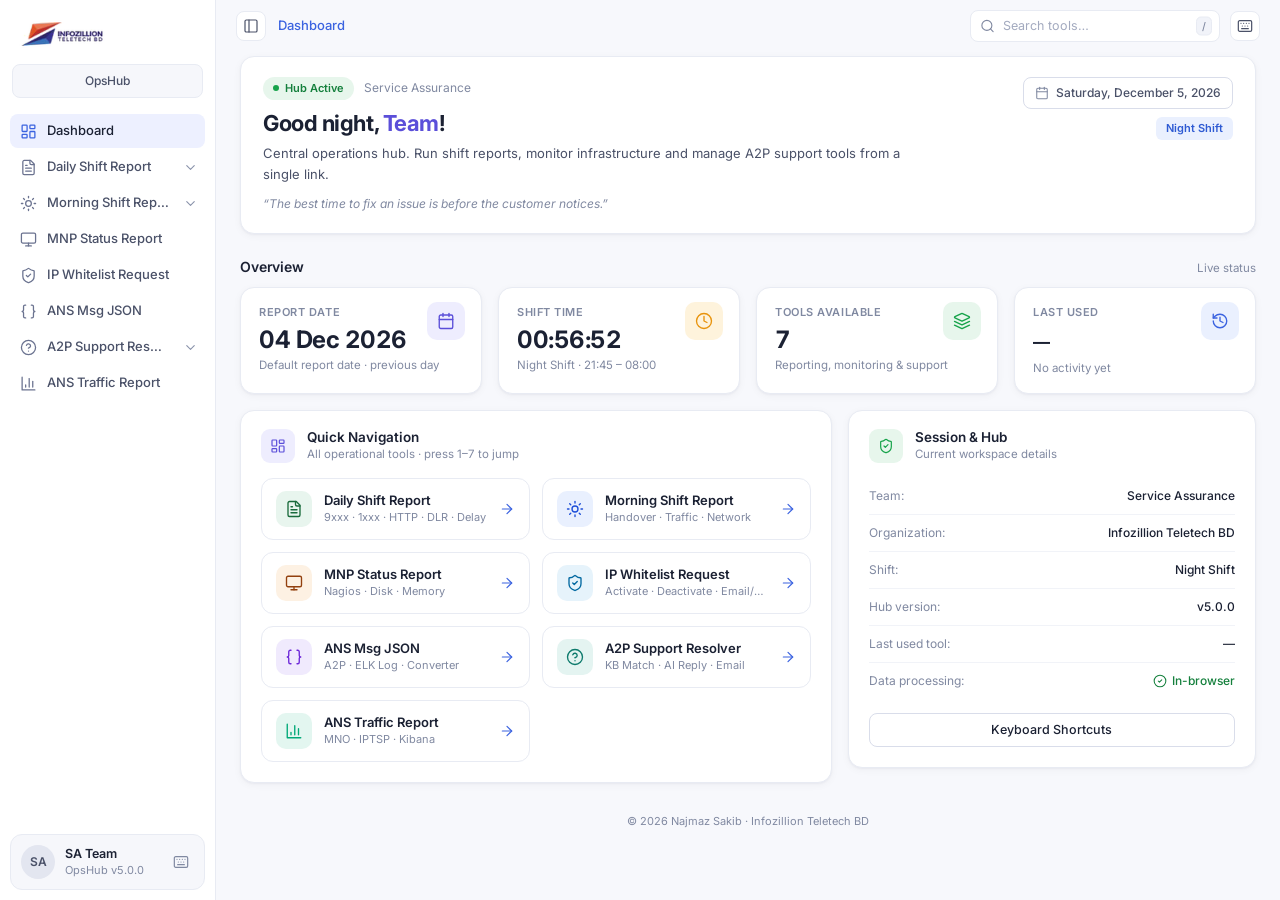
<file: index.html>
<!DOCTYPE html>
<html lang="en">
<head>
<meta charset="UTF-8">
<meta name="viewport" content="width=device-width, initial-scale=1.0">
<title>OpsHub · Service Assurance — Infozillion Teletech</title>
<link rel="icon" type="image/png" sizes="256x256" href="assets/favicon.png">
<link rel="icon" type="image/x-icon" sizes="any" href="assets/favicon.ico">
<link rel="apple-touch-icon" href="assets/apple-touch-icon.png">
<link rel="preconnect" href="https://fonts.googleapis.com">
<link rel="preconnect" href="https://fonts.gstatic.com" crossorigin>
<link href="https://fonts.googleapis.com/css2?family=Inter:wght@400;500;600;700&display=swap" rel="stylesheet">
<style>
*,*::before,*::after{box-sizing:border-box}
:root{
  --bg:#F7F8FC; --surface:#FFFFFF;
  --border:#E8EBF3; --border-strong:#D9DDEA;
  --text:#1B2133; --text-2:#4A5168; --muted:#8089A1;
  --indigo:#5B4FD9; --indigo-soft:#EEEDFE;
  --blue:#3B63E0; --blue-soft:#EAF0FE; --active-bg:#EDF0FF;
  --green:#16A34A; --green-soft:#E7F6EC; --green-text:#15803D;
  --amber:#E8930C; --amber-soft:#FEF3DC;
  --sidebar-w:216px; --topbar-h:52px;
  --shadow:0 1px 2px rgba(20,28,60,.04),0 2px 8px rgba(20,28,60,.04);
  --font:'Inter',system-ui,-apple-system,'Segoe UI',Roboto,'Helvetica Neue',Arial,sans-serif;
}
html,body{height:100%;margin:0}
body{font-family:var(--font);font-size:13px;line-height:1.5;color:var(--text);background:var(--bg);-webkit-font-smoothing:antialiased;overflow:hidden}
button{font-family:inherit}
.ic{width:16px;height:16px;fill:none;stroke:currentColor;stroke-width:1.8;stroke-linecap:round;stroke-linejoin:round;flex-shrink:0;display:block}

/* ───────── layout ───────── */
.app{display:flex;height:100vh;overflow:hidden}
.main{flex:1;min-width:0;display:flex;flex-direction:column}
.stage{flex:1;min-height:0;position:relative}

/* ───────── sidebar ───────── */
.sidebar{width:var(--sidebar-w);flex-shrink:0;background:#fff;border-right:1px solid var(--border);display:flex;flex-direction:column;transition:margin-left .22s ease;z-index:60}
body.sb-collapsed .sidebar{margin-left:calc(-1 * var(--sidebar-w))}
.sb-logo{padding:16px 16px 12px}
.sb-logo img{display:block;height:36px;width:auto}
.sb-ctx{margin:0 12px 10px;padding:7px 10px;text-align:center;font-size:12px;font-weight:500;color:var(--text-2);background:#F6F7FB;border:1px solid var(--border);border-radius:8px}
.sb-nav{flex:1;overflow-y:auto;padding:6px 10px 12px}
.nav-row{display:flex;align-items:center;gap:10px;height:34px;padding:0 10px;margin-bottom:2px;border-radius:8px;cursor:pointer;color:var(--text-2);font-weight:500;user-select:none;transition:background .12s,color .12s}
.nav-row:hover{background:#F4F6FB}
.nav-row .ic{width:17px;height:17px;color:#6B7390}
.nav-row .label{flex:1;white-space:nowrap;overflow:hidden;text-overflow:ellipsis}
.nav-row .chev-wrap{display:flex;align-items:center;justify-content:center;width:22px;height:22px;margin-right:-6px;border-radius:6px;color:#8A93AB}
.nav-row .chev-wrap:hover{background:#E9ECF6}
.nav-row .chev{width:15px;height:15px;color:inherit;transition:transform .2s}
.nav-row.active{background:var(--active-bg);color:var(--text)}
.nav-row.active .ic{color:var(--blue)}
.nav-group.open .chev{transform:rotate(180deg)}
.nav-group.is-current>.nav-row{color:var(--blue)}
.nav-group.is-current>.nav-row .ic,.nav-group.is-current>.nav-row .chev-wrap{color:var(--blue)}
.sub-nav{display:none;padding:0 0 4px}
.nav-group.open .sub-nav{display:block}
.sub-item{display:block;padding:6px 10px 6px 37px;margin-bottom:1px;font-size:12.5px;color:var(--text-2);border-radius:8px;cursor:pointer;transition:background .12s,color .12s}
.sub-item:hover{color:var(--text);background:#F4F6FB}
.sub-item.active{color:var(--blue);font-weight:600}
.sb-user{margin:10px;padding:10px;background:#F6F7FB;border:1px solid var(--border);border-radius:12px;display:flex;align-items:center;gap:10px}
.avatar{width:34px;height:34px;border-radius:50%;background:#E3E6F0;color:#4A5168;display:flex;align-items:center;justify-content:center;font-weight:600;font-size:12px;flex-shrink:0}
.u-meta{flex:1;min-width:0}
.u-name{font-weight:600;font-size:12.5px;line-height:1.25;white-space:nowrap;overflow:hidden;text-overflow:ellipsis}
.u-sub{font-size:11px;color:var(--muted);white-space:nowrap;overflow:hidden;text-overflow:ellipsis}
.u-btn{margin-left:auto;flex-shrink:0;background:none;border:0;color:var(--muted);cursor:pointer;padding:5px;border-radius:6px;display:flex;align-items:center;justify-content:center}
.u-btn:hover{background:#E9ECF6;color:var(--text)}
.sb-backdrop{display:none}

/* ───────── topbar ───────── */
.topbar{height:var(--topbar-h);flex-shrink:0;display:flex;align-items:center;gap:12px;padding:0 20px;background:var(--bg);border-bottom:1px solid transparent}
body.view-tool .topbar{background:#fff;border-bottom-color:var(--border)}
.icon-btn{width:30px;height:30px;display:flex;align-items:center;justify-content:center;background:#fff;border:1px solid var(--border);border-radius:8px;color:var(--text-2);cursor:pointer;flex-shrink:0;transition:background .12s,border-color .12s}
.icon-btn:hover{background:#F4F6FB;border-color:var(--border-strong)}
.crumbs{display:flex;align-items:center;gap:8px;font-size:13px;font-weight:500;min-width:0}
.crumbs .root{color:var(--blue);cursor:pointer;white-space:nowrap}
.crumbs .sep,.crumbs .cur{display:none}
body.view-tool .crumbs .root{color:var(--muted)}
body.view-tool .crumbs .root:hover{color:var(--text)}
body.view-tool .crumbs .sep{display:inline;color:#B6BCCD}
body.view-tool .crumbs .cur{display:inline;color:var(--blue);font-weight:600;white-space:nowrap}
.topbar-right{margin-left:auto;display:flex;align-items:center;gap:10px}
.ver-pill,.btn-outline{display:none}
body.view-tool .ver-pill{display:inline-flex}
body.view-tool .btn-outline{display:inline-flex}
.ver-pill{align-items:center;height:26px;padding:0 10px;font-size:11px;font-weight:600;color:var(--text-2);background:#F1F3F9;border-radius:20px;white-space:nowrap}
.btn-outline{align-items:center;gap:6px;height:30px;padding:0 12px;font-size:12.5px;font-weight:500;color:var(--text);background:#fff;border:1px solid var(--border-strong);border-radius:8px;cursor:pointer}
.btn-outline:hover{background:#F4F6FB}
.btn-outline .ic{width:14px;height:14px}
.search{position:relative;width:250px}
.search .ic{position:absolute;left:10px;top:50%;transform:translateY(-50%);width:15px;height:15px;color:var(--muted);pointer-events:none}
.search input{width:100%;height:32px;border:1px solid var(--border);border-radius:8px;background:#fff;padding:0 32px 0 32px;font:inherit;font-size:12.5px;color:var(--text);outline:none;transition:border-color .12s,box-shadow .12s}
.search input::placeholder{color:#A3AABF}
.search input:focus{border-color:#B9C3F5;box-shadow:0 0 0 3px rgba(91,79,217,.10)}
.search kbd{position:absolute;right:8px;top:50%;transform:translateY(-50%);font:inherit;font-size:10.5px;font-weight:500;color:var(--muted);background:#F1F3F9;border:1px solid var(--border);border-radius:5px;padding:0 5px;line-height:17px;pointer-events:none}

/* ───────── dashboard ───────── */
.dash{position:absolute;top:0;left:0;right:0;bottom:0;overflow-y:auto;padding:4px 24px 24px}
.dash.hidden{display:none}
.dash-inner{max-width:1400px;margin:0 auto}
.card{background:var(--surface);border:1px solid var(--border);border-radius:14px;box-shadow:var(--shadow)}
.pad{padding:18px 20px 20px}
.welcome{padding:20px 22px;display:flex;justify-content:space-between;align-items:flex-start;gap:20px}
.w-top{display:flex;align-items:center;gap:10px;margin-bottom:10px}
.pill-green{white-space:nowrap;display:inline-flex;align-items:center;gap:6px;background:var(--green-soft);color:var(--green-text);font-size:11px;font-weight:600;padding:3px 10px;border-radius:20px}
.pill-green i{width:6px;height:6px;border-radius:50%;background:var(--green);display:block}
.muted{color:var(--muted)}
.w-top .muted{font-size:12px}
.w-title{font-size:22px;font-weight:700;letter-spacing:-.02em;margin:0 0 6px;line-height:1.25}
.accent{color:var(--indigo)}
.w-desc{margin:0;color:var(--text-2);max-width:640px;line-height:1.6}
.quote{margin:10px 0 0;font-size:12px;color:var(--muted);font-style:italic;cursor:pointer;max-width:640px}
.quote:hover{color:var(--text-2)}
.w-right{display:flex;flex-direction:column;align-items:flex-end;gap:8px;flex-shrink:0}
.date-pill{display:inline-flex;align-items:center;gap:7px;border:1px solid var(--border-strong);border-radius:8px;padding:6px 11px;font-size:12px;font-weight:500;color:var(--text-2);background:#fff;white-space:nowrap}
.date-pill .ic{width:14px;height:14px;color:var(--muted)}
.pill-blue{white-space:nowrap;background:var(--blue-soft);color:#2F5BD3;font-size:11px;font-weight:600;padding:3px 10px;border-radius:6px}

.sec-head{display:flex;align-items:baseline;justify-content:space-between;margin:22px 0 10px}
.sec-head h2{margin:0;font-size:14px;font-weight:600;letter-spacing:-.01em}
.sec-head .muted{font-size:11.5px}

.stats{display:grid;grid-template-columns:repeat(4,1fr);gap:16px}
.stat{position:relative;padding:16px 18px 16px}
.s-label{font-size:11px;font-weight:600;letter-spacing:.05em;text-transform:uppercase;color:var(--muted)}
.s-value{font-size:24px;font-weight:700;letter-spacing:-.02em;margin:6px 0 2px;line-height:1.2;font-variant-numeric:tabular-nums;white-space:nowrap;overflow:hidden;text-overflow:ellipsis;padding-right:46px}
.s-value.sm{font-size:17px;line-height:1.55;margin:9px 0 4px}
.s-cap{font-size:11.5px;color:var(--muted)}
.s-ic{position:absolute;right:16px;top:14px;width:38px;height:38px;border-radius:10px;display:flex;align-items:center;justify-content:center}
.s-ic .ic{width:18px;height:18px}

.grid2{display:grid;grid-template-columns:1.45fr 1fr;gap:16px;margin-top:16px;align-items:start}
.c-head{display:flex;align-items:center;gap:12px;margin-bottom:14px}
.c-ic{width:34px;height:34px;border-radius:9px;display:flex;align-items:center;justify-content:center;flex-shrink:0}
.c-title{font-size:13.5px;font-weight:600;line-height:1.3}
.c-sub{font-size:11.5px;color:var(--muted)}

.tiles{display:grid;grid-template-columns:repeat(2,minmax(0,1fr));gap:12px}
.tile{display:flex;align-items:center;gap:12px;width:100%;padding:12px 14px;border:1px solid var(--border);border-radius:12px;background:#fff;cursor:pointer;text-align:left;font:inherit;color:inherit;transition:border-color .15s,box-shadow .15s}
.tile:hover{border-color:#C6D0F6;box-shadow:0 4px 14px rgba(59,99,224,.10)}
.tile:focus-visible{outline:2px solid #B9C3F5;outline-offset:1px}
.t-ic{width:36px;height:36px;border-radius:10px;display:flex;align-items:center;justify-content:center;flex-shrink:0}
.t-ic .ic{width:18px;height:18px}
.t-body{min-width:0;flex:1;display:flex;flex-direction:column}
.t-title{font-weight:600;font-size:13px;line-height:1.3;white-space:nowrap;overflow:hidden;text-overflow:ellipsis}
.t-sub{font-size:11px;color:var(--muted);margin-top:1px;white-space:nowrap;overflow:hidden;text-overflow:ellipsis}
.t-meta{display:flex;align-items:center;gap:6px;flex-shrink:0}
.t-ver{font-size:10.5px;font-weight:500;color:var(--muted);background:#F3F5FA;border-radius:5px;padding:1px 6px}
.t-kbd{font-size:10.5px;font-weight:500;color:var(--muted);border:1px solid var(--border);border-radius:5px;padding:0 5px;line-height:16px;opacity:0;transition:opacity .15s}
.tile:hover .t-kbd{opacity:1}
.t-arrow{width:16px;height:16px;color:var(--blue);flex-shrink:0}
.no-res{display:none;text-align:center;color:var(--muted);padding:26px 10px;font-size:12.5px}

.kv{display:flex;justify-content:space-between;align-items:center;gap:12px;padding:9px 0;border-bottom:1px solid #F1F3F8;font-size:12px}
.kv:last-of-type{border-bottom:0}
.kv .k{color:var(--muted)}
.kv .v{color:var(--text);font-weight:500;text-align:right;min-width:0}
.kv .v.ok{white-space:nowrap;color:var(--green-text);display:inline-flex;align-items:center;gap:5px}
.kv .v.ok .ic{width:14px;height:14px}
.btn-wide{width:100%;margin-top:14px;height:34px;border:1px solid var(--border-strong);border-radius:8px;background:#fff;font-size:12.5px;font-weight:500;color:var(--text);cursor:pointer}
.btn-wide:hover{background:#F4F6FB}
.foot{text-align:center;color:var(--muted);font-size:11px;padding:30px 0 4px}

/* ───────── tool viewer ───────── */
.tool-viewer{position:absolute;top:0;left:0;right:0;bottom:0;display:none;background:#fff}
.tool-viewer.active{display:block}
.tool-iframe{width:100%;height:100%;border:0;display:block}
.iframe-loading{position:absolute;top:0;left:0;right:0;bottom:0;background:var(--bg);display:flex;flex-direction:column;align-items:center;justify-content:center;gap:18px;z-index:5;pointer-events:none;transition:opacity .35s,visibility .35s}
.iframe-loading.hidden{opacity:0;visibility:hidden}
.sk-wrap{display:flex;flex-direction:column;gap:12px;width:280px}
.sk{border-radius:7px;background:linear-gradient(90deg,#ECEFF7 25%,#E1E5F0 50%,#ECEFF7 75%);background-size:200% 100%;animation:shimmer 1.4s infinite}
.sk-t{height:20px;width:58%}.sk-l{height:12px}.sk-l.w80{width:80%}.sk-b{height:78px;border-radius:10px}
.load-hint{font-size:12px;color:var(--muted)}
@keyframes shimmer{0%{background-position:200% 0}100%{background-position:-200% 0}}

/* ───────── shortcuts modal + toast ───────── */
.sc-overlay{position:fixed;top:0;left:0;right:0;bottom:0;background:rgba(27,33,51,.45);z-index:200;display:none;align-items:center;justify-content:center;backdrop-filter:blur(3px)}
.sc-overlay.show{display:flex}
.sc-modal{background:#fff;border:1px solid var(--border);border-radius:16px;padding:22px 24px;width:460px;max-width:92vw;max-height:88vh;overflow-y:auto;box-shadow:0 20px 60px rgba(20,28,60,.25)}
.sc-head{display:flex;align-items:center;justify-content:space-between;margin-bottom:14px}
.sc-head h3{margin:0;font-size:15px;font-weight:700}
.sc-sec{font-size:10.5px;font-weight:600;letter-spacing:.06em;text-transform:uppercase;color:var(--muted);margin:14px 0 8px}
.sc-row{display:flex;align-items:center;justify-content:space-between;padding:7px 11px;border-radius:8px;background:#F6F7FB;margin-bottom:5px;font-size:12.5px;color:var(--text-2)}
.kbd{font-size:11px;font-weight:600;color:var(--text);background:#fff;border:1px solid var(--border-strong);border-bottom-width:2px;border-radius:5px;padding:0 7px;line-height:19px}
.toast-host{position:fixed;bottom:20px;right:20px;z-index:300;display:flex;flex-direction:column;gap:8px;pointer-events:none}
.toast{display:flex;align-items:center;gap:9px;background:#1B2133;color:#fff;font-size:12.5px;font-weight:500;padding:10px 15px;border-radius:10px;box-shadow:0 8px 24px rgba(20,28,60,.22);animation:toast-in .2s ease-out}
.toast .ic{width:15px;height:15px}
.toast.success .ic{color:#6EE7A8}.toast.warning .ic{color:#FCD34D}.toast.error .ic{color:#FCA5A5}
@keyframes toast-in{from{opacity:0;transform:translateY(10px)}to{opacity:1;transform:none}}

/* ───────── responsive ───────── */
@media (max-width:1180px){.stats{grid-template-columns:repeat(2,minmax(0,1fr))}}
@media (max-width:980px){.grid2{grid-template-columns:1fr}.search{width:190px}}
@media (max-width:820px){
  .sidebar{position:fixed;top:0;bottom:0;left:0;margin-left:calc(-1 * var(--sidebar-w))}
  body.sb-open .sidebar{margin-left:0;box-shadow:0 0 40px rgba(20,28,60,.25)}
  body.sb-open .sb-backdrop{display:block;position:fixed;top:0;left:0;right:0;bottom:0;background:rgba(27,33,51,.35);z-index:50}
  .welcome{flex-direction:column}.w-right{align-items:flex-start}
  .tiles{grid-template-columns:1fr}.search{width:130px}.search kbd{display:none}
  .dash{padding:4px 14px 20px}
}
</style>
</head>
<body>

<!-- icon sprite -->
<svg width="0" height="0" style="position:absolute" aria-hidden="true" focusable="false"><defs>
  <symbol id="i-grid" viewBox="0 0 24 24"><rect width="7" height="9" x="3" y="3" rx="1"/><rect width="7" height="5" x="14" y="3" rx="1"/><rect width="7" height="9" x="14" y="12" rx="1"/><rect width="7" height="5" x="3" y="16" rx="1"/></symbol>
  <symbol id="i-file-text" viewBox="0 0 24 24"><path d="M15 2H6a2 2 0 0 0-2 2v16a2 2 0 0 0 2 2h12a2 2 0 0 0 2-2V7Z"/><path d="M14 2v4a2 2 0 0 0 2 2h4"/><path d="M10 9H8"/><path d="M16 13H8"/><path d="M16 17H8"/></symbol>
  <symbol id="i-sun" viewBox="0 0 24 24"><circle cx="12" cy="12" r="4"/><path d="M12 2v2"/><path d="M12 20v2"/><path d="m4.93 4.93 1.41 1.41"/><path d="m17.66 17.66 1.41 1.41"/><path d="M2 12h2"/><path d="M20 12h2"/><path d="m6.34 17.66-1.41 1.41"/><path d="m19.07 4.93-1.41 1.41"/></symbol>
  <symbol id="i-monitor" viewBox="0 0 24 24"><rect width="20" height="14" x="2" y="3" rx="2"/><path d="M8 21h8"/><path d="M12 17v4"/></symbol>
  <symbol id="i-shield-check" viewBox="0 0 24 24"><path d="M20 13c0 5-3.5 7.5-7.66 8.95a1 1 0 0 1-.67-.01C7.5 20.5 4 18 4 13V6a1 1 0 0 1 1-1c2 0 4.5-1.2 6.24-2.72a1.17 1.17 0 0 1 1.52 0C14.51 3.81 17 5 19 5a1 1 0 0 1 1 1z"/><path d="m9 12 2 2 4-4"/></symbol>
  <symbol id="i-braces" viewBox="0 0 24 24"><path d="M8 3H7a2 2 0 0 0-2 2v5a2 2 0 0 1-2 2 2 2 0 0 1 2 2v5c0 1.1.9 2 2 2h1"/><path d="M16 21h1a2 2 0 0 0 2-2v-5c0-1.1.9-2 2-2a2 2 0 0 1-2-2V5a2 2 0 0 0-2-2h-1"/></symbol>
  <symbol id="i-help-circle" viewBox="0 0 24 24"><circle cx="12" cy="12" r="10"/><path d="M9.09 9a3 3 0 0 1 5.83 1c0 2-3 3-3 3"/><path d="M12 17h.01"/></symbol>
  <symbol id="i-bar-chart" viewBox="0 0 24 24"><path d="M3 3v18h18"/><path d="M18 17V9"/><path d="M13 17V5"/><path d="M8 17v-3"/></symbol>
  <symbol id="i-chevron-down" viewBox="0 0 24 24"><path d="m6 9 6 6 6-6"/></symbol>
  <symbol id="i-search" viewBox="0 0 24 24"><circle cx="11" cy="11" r="8"/><path d="m21 21-4.3-4.3"/></symbol>
  <symbol id="i-calendar" viewBox="0 0 24 24"><path d="M8 2v4"/><path d="M16 2v4"/><rect width="18" height="18" x="3" y="4" rx="2"/><path d="M3 10h18"/></symbol>
  <symbol id="i-clock" viewBox="0 0 24 24"><circle cx="12" cy="12" r="10"/><polyline points="12 6 12 12 16 14"/></symbol>
  <symbol id="i-layers" viewBox="0 0 24 24"><path d="m12.83 2.18a2 2 0 0 0-1.66 0L2.6 6.08a1 1 0 0 0 0 1.83l8.58 3.91a2 2 0 0 0 1.66 0l8.58-3.9a1 1 0 0 0 0-1.83Z"/><path d="m22 17.65-9.17 4.16a2 2 0 0 1-1.66 0L2 17.65"/><path d="m22 12.65-9.17 4.16a2 2 0 0 1-1.66 0L2 12.65"/></symbol>
  <symbol id="i-history" viewBox="0 0 24 24"><path d="M3 12a9 9 0 1 0 9-9 9.75 9.75 0 0 0-6.74 2.74L3 8"/><path d="M3 3v5h5"/><path d="M12 7v5l4 2"/></symbol>
  <symbol id="i-keyboard" viewBox="0 0 24 24"><rect width="20" height="16" x="2" y="4" rx="2"/><path d="M6 8h.001"/><path d="M10 8h.001"/><path d="M14 8h.001"/><path d="M18 8h.001"/><path d="M8 12h.001"/><path d="M12 12h.001"/><path d="M16 12h.001"/><path d="M7 16h10"/></symbol>
  <symbol id="i-arrow-right" viewBox="0 0 24 24"><path d="M5 12h14"/><path d="m12 5 7 7-7 7"/></symbol>
  <symbol id="i-panel-left" viewBox="0 0 24 24"><rect width="18" height="18" x="3" y="3" rx="2"/><path d="M9 3v18"/></symbol>
  <symbol id="i-rotate-ccw" viewBox="0 0 24 24"><path d="M3 12a9 9 0 1 0 9-9 9.75 9.75 0 0 0-6.74 2.74L3 8"/><path d="M3 3v5h5"/></symbol>
  <symbol id="i-check-circle" viewBox="0 0 24 24"><circle cx="12" cy="12" r="10"/><path d="m9 12 2 2 4-4"/></symbol>
  <symbol id="i-alert" viewBox="0 0 24 24"><circle cx="12" cy="12" r="10"/><path d="M12 8v4"/><path d="M12 16h.01"/></symbol>
  <symbol id="i-x" viewBox="0 0 24 24"><path d="M18 6 6 18"/><path d="m6 6 12 12"/></symbol>
</defs></svg>

<div class="app">

  <!-- ═════════ SIDEBAR ═════════ -->
  <aside class="sidebar" id="sidebar">
    <div class="sb-logo"><img src="assets/infozillion-logo.png" alt="Infozillion Teletech BD"></div>
    <div class="sb-ctx">OpsHub</div>
    <nav class="sb-nav" id="sbNav" aria-label="Tools"></nav>
    <div class="sb-user">
      <div class="avatar">SA</div>
      <div class="u-meta">
        <div class="u-name">SA Team</div>
        <div class="u-sub">OpsHub v5.0.0</div>
      </div>
      <button class="u-btn" id="scBtnSide" title="Keyboard shortcuts (?)" aria-label="Keyboard shortcuts"><i data-ic="keyboard"></i></button>
    </div>
  </aside>
  <div class="sb-backdrop" id="sbBackdrop"></div>

  <!-- ═════════ MAIN ═════════ -->
  <div class="main">
    <header class="topbar">
      <button class="icon-btn" id="sbToggle" title="Toggle sidebar" aria-label="Toggle sidebar"><i data-ic="panel-left"></i></button>
      <nav class="crumbs" aria-label="Breadcrumb">
        <a class="root" id="crumbRoot">Dashboard</a><span class="sep">/</span><span class="cur" id="crumbCur"></span>
      </nav>
      <div class="topbar-right">
        <span class="ver-pill" id="verPill"></span>
        <button class="btn-outline" id="resetBtn" type="button"><i data-ic="rotate-ccw"></i>Reset</button>
        <div class="search">
          <i data-ic="search"></i>
          <input id="hubSearch" type="text" placeholder="Search tools…" autocomplete="off" aria-label="Search tools">
          <kbd>/</kbd>
        </div>
        <button class="icon-btn" id="scBtn" title="Keyboard shortcuts (?)" aria-label="Keyboard shortcuts"><i data-ic="keyboard"></i></button>
      </div>
    </header>

    <div class="stage" id="stage">

      <!-- ═════════ DASHBOARD ═════════ -->
      <section class="dash" id="dashboard">
        <div class="dash-inner">

          <div class="card welcome">
            <div class="w-left">
              <div class="w-top"><span class="pill-green"><i></i>Hub Active</span><span class="muted">Service Assurance</span></div>
              <h1 class="w-title" id="greeting">Welcome back, <span class="accent">Team</span>!</h1>
              <p class="w-desc">Central operations hub. Run shift reports, monitor infrastructure and manage A2P support tools from a single link.</p>
              <p class="quote" id="quote" title="Click for a new quote"></p>
            </div>
            <div class="w-right">
              <div class="date-pill"><i data-ic="calendar"></i><span id="dateText">—</span></div>
              <span class="pill-blue" id="shiftPill">—</span>
            </div>
          </div>

          <div class="sec-head"><h2>Overview</h2><span class="muted">Live status</span></div>
          <div class="stats">
            <div class="card stat">
              <div class="s-label">Report Date</div>
              <div class="s-value" id="stReport">—</div>
              <div class="s-cap">Default report date · previous day</div>
              <span class="s-ic" style="background:var(--indigo-soft);color:var(--indigo)"><i data-ic="calendar"></i></span>
            </div>
            <div class="card stat">
              <div class="s-label">Shift Time</div>
              <div class="s-value" id="stTime">—</div>
              <div class="s-cap" id="stShift">—</div>
              <span class="s-ic" style="background:var(--amber-soft);color:var(--amber)"><i data-ic="clock"></i></span>
            </div>
            <div class="card stat">
              <div class="s-label">Tools Available</div>
              <div class="s-value" id="stTools">7</div>
              <div class="s-cap">Reporting, monitoring &amp; support</div>
              <span class="s-ic" style="background:var(--green-soft);color:var(--green)"><i data-ic="layers"></i></span>
            </div>
            <div class="card stat">
              <div class="s-label">Last Used</div>
              <div class="s-value sm" id="stLast">—</div>
              <div class="s-cap" id="stLastCap">No activity yet</div>
              <span class="s-ic" style="background:var(--blue-soft);color:var(--blue)"><i data-ic="history"></i></span>
            </div>
          </div>

          <div class="grid2">
            <div class="card pad">
              <div class="c-head">
                <span class="c-ic" style="background:var(--indigo-soft);color:var(--indigo)"><i data-ic="grid"></i></span>
                <div><div class="c-title">Quick Navigation</div><div class="c-sub">All operational tools · press 1–7 to jump</div></div>
              </div>
              <div class="tiles" id="tiles"></div>
              <div class="no-res" id="noRes">No tools match “<span id="noResQ"></span>”</div>
            </div>

            <div class="card pad">
              <div class="c-head">
                <span class="c-ic" style="background:var(--green-soft);color:var(--green)"><i data-ic="shield-check"></i></span>
                <div><div class="c-title">Session &amp; Hub</div><div class="c-sub">Current workspace details</div></div>
              </div>
              <div class="kv"><span class="k">Team:</span><span class="v">Service Assurance</span></div>
              <div class="kv"><span class="k">Organization:</span><span class="v">Infozillion Teletech BD</span></div>
              <div class="kv"><span class="k">Shift:</span><span class="v" id="kvShift">—</span></div>
              <div class="kv"><span class="k">Hub version:</span><span class="v">v5.0.0</span></div>
              <div class="kv"><span class="k">Last used tool:</span><span class="v" id="kvLast">—</span></div>
              <div class="kv"><span class="k">Data processing:</span><span class="v ok"><i data-ic="check-circle"></i>In-browser</span></div>
              <button class="btn-wide" id="scWide" type="button">Keyboard Shortcuts</button>
            </div>
          </div>

          <div class="foot">© 2026 Najmaz Sakib · Infozillion Teletech BD</div>
        </div>
      </section>

    </div><!-- /stage -->
  </div><!-- /main -->
</div><!-- /app -->

<!-- shortcuts modal -->
<div class="sc-overlay" id="scOverlay">
  <div class="sc-modal" role="dialog" aria-label="Keyboard shortcuts">
    <div class="sc-head"><h3>Keyboard Shortcuts</h3><button class="icon-btn" id="scClose" aria-label="Close"><i data-ic="x"></i></button></div>
    <div class="sc-sec">Navigation</div>
    <div class="sc-row"><span>Go to Dashboard</span><span class="kbd">Esc</span></div>
    <div class="sc-row"><span>Focus search</span><span class="kbd">/</span></div>
    <div class="sc-row"><span>Show shortcuts</span><span class="kbd">?</span></div>
    <div class="sc-sec">Open tools</div>
    <div id="scTools"></div>
  </div>
</div>

<div class="toast-host" id="toastHost"></div>

<script>
/* ═══════════════════════════════════════════════════════════
   OpsHub v5.0.0 — hub shell
   ═══════════════════════════════════════════════════════════ */
const TOOLS = [
  { key:'daily',   name:'Daily Shift Report',   tag:'9xxx · 1xxx · HTTP · DLR · Delay',  ver:'v2.9.0', path:'daily_report/index.html',     icon:'file-text',    color:'#1A6B3C', soft:'#E8F5EE',
    search:'daily shift report elk csv 9xxx 1xxx 4xx 5xx http dlr delay drive backup', defaultTab:'9xxx',
    subs:[{tab:'9xxx',label:'9xxx Report'},{tab:'1xxx',label:'1xxx Report'},{tab:'4xx5xx',label:'4xx/5xx Report'},{tab:'dlr',label:'DLR Report'},{tab:'delay',label:'Delay Report'}] },
  { key:'morning', name:'Morning Shift Report', tag:'Handover · Traffic · Network',      ver:'v2.8.0', path:'morning_shift/index.html',    icon:'sun',          color:'#1D4ED8', soft:'#E9F0FE',
    search:'morning shift report handover google sheets traffic network p2p dlr delay',
    subs:[{tab:'http',label:'HTTP Status'},{tab:'dlr',label:'Delay / DLR'},{tab:'network',label:'Network P2P'},{tab:'comms',label:'Client Comms'},{tab:'traffic',label:'Traffic Trend'}] },
  { key:'mnp',     name:'MNP Status Report',    tag:'Nagios · Disk · Memory',            ver:'v1.6',   path:'mnp_status/index.html',       icon:'monitor',      color:'#92400E', soft:'#FDF1E3',
    search:'mnp status report nagios disk memory swap monitoring' },
  { key:'ip',      name:'IP Whitelist Request', tag:'Activate · Deactivate · Email/WA',  ver:'v1.6.0', path:'ip_whitelist/index.html',     icon:'shield-check', color:'#0369A1', soft:'#E6F3FB',
    search:'ip whitelist request activate deactivate geo verify screenshot email wa' },
  { key:'cp',      name:'ANS Msg JSON',         tag:'A2P · ELK Log · Converter',         ver:'v2.4',   path:'cp_mno_json/index.html',      icon:'braces',       color:'#6D28D9', soft:'#F0EAFD',
    search:'ans msg json a2p elk log converter mno iptsp' },
  { key:'support', name:'A2P Support Resolver', tag:'KB Match · AI Reply · Email',       ver:'v1.7',   path:'support_resolver/index.html', icon:'help-circle',  color:'#0D7A6C', soft:'#E4F4F1',
    search:'a2p support resolver kb knowledge base ai reply email composer error code faq', defaultTab:'resolver',
    subs:[{tab:'resolver',label:'Quick Resolver'},{tab:'email',label:'Email Composer'}] },
  { key:'ans',     name:'ANS Traffic Report',   tag:'MNO · IPTSP · Kibana',              ver:'v2.4',   path:'ans_traffic/index.html',      icon:'bar-chart',    color:'#00A878', soft:'#E3F6F0',
    search:'ans traffic report mno iptsp kibana cdr google sheets daily success error' },
];
const T = {}; TOOLS.forEach(t => T[t.key] = t);

const QUOTES = [
  "Quality is not an act, it is a habit.",
  "Every system is perfectly designed to get the results it gets.",
  "Reliability is the foundation of every great service.",
  "Small improvements every day lead to stunning results over time.",
  "Monitoring is not just watching — it's understanding.",
  "The best time to fix an issue is before the customer notices.",
  "Uptime is not luck. It's discipline.",
  "Data doesn't lie. Interpretation might.",
  "A smooth operation is the result of relentless preparation.",
  "Excellence is doing ordinary things extraordinarily well.",
  "One team, one mission, zero downtime.",
  "Good monitoring saves hours of debugging.",
];

const LS_PREFIX = 'opshub_lu_';
let current = null;        // open tool key (null = dashboard)
let currentTab = null;
const openGroups = new Set();

/* ── helpers ── */
const $ = id => document.getElementById(id);
const ic = (name, cls = '') => `<svg class="ic ${cls}" viewBox="0 0 24 24" aria-hidden="true"><use href="#i-${name}"/></svg>`;
const pad2 = n => String(n).padStart(2, '0');
const MON = ['Jan','Feb','Mar','Apr','May','Jun','Jul','Aug','Sep','Oct','Nov','Dec'];
function lsGet(k){ try { return localStorage.getItem(k); } catch(e){ return null; } }
function lsSet(k,v){ try { localStorage.setItem(k,v); } catch(e){} }
function esc(s){ return String(s).replace(/[&<>"']/g, c => ({'&':'&amp;','<':'&lt;','>':'&gt;','"':'&quot;',"'":'&#39;'}[c])); }

/* ── sidebar nav ── */
function renderNav(){
  let h = `<div class="nav-row${current === null ? ' active' : ''}" data-act="home">${ic('grid')}<span class="label">Dashboard</span></div>`;
  TOOLS.forEach(t => {
    if (t.subs) {
      const open = openGroups.has(t.key);
      h += `<div class="nav-group${open ? ' open' : ''}${current === t.key ? ' is-current' : ''}">
        <div class="nav-row" data-act="tool" data-key="${t.key}">${ic(t.icon)}<span class="label">${t.name}</span>
          <span class="chev-wrap" data-act="toggle" data-key="${t.key}" title="Show sections">${ic('chevron-down','chev')}</span></div>
        <div class="sub-nav">${t.subs.map(s =>
          `<div class="sub-item${current === t.key && currentTab === s.tab ? ' active' : ''}" data-act="sub" data-key="${t.key}" data-tab="${s.tab}">${s.label}</div>`).join('')}</div>
      </div>`;
    } else {
      h += `<div class="nav-row${current === t.key ? ' active' : ''}" data-act="tool" data-key="${t.key}">${ic(t.icon)}<span class="label">${t.name}</span></div>`;
    }
  });
  $('sbNav').innerHTML = h;
}

$('sbNav').addEventListener('click', e => {
  const el = e.target.closest('[data-act]'); if (!el) return;
  const act = el.dataset.act, key = el.dataset.key;
  if (act === 'home') { showDashboard(); }
  else if (act === 'toggle') { openGroups.has(key) ? openGroups.delete(key) : openGroups.add(key); renderNav(); }
  else if (act === 'tool') { openTool(key); }
  else if (act === 'sub') { openTool(key, el.dataset.tab); }
  if (window.innerWidth <= 820 && act !== 'toggle') document.body.classList.remove('sb-open');
});

/* ── tiles (Quick Navigation) ── */
function renderTiles(){
  $('tiles').innerHTML = TOOLS.map((t, i) => `
    <div class="tile" role="button" tabindex="0" data-key="${t.key}" data-search="${esc((t.search + ' ' + t.name + ' ' + t.tag).toLowerCase())}">
      <span class="t-ic" style="background:${t.soft};color:${t.color}">${ic(t.icon)}</span>
      <span class="t-body"><span class="t-title">${t.name}</span><span class="t-sub">${t.tag}</span></span>
      ${ic('arrow-right','t-arrow')}
    </div>`).join('');
}
$('tiles').addEventListener('click', e => {
  const el = e.target.closest('.tile'); if (el) openTool(el.dataset.key);
});
$('tiles').addEventListener('keydown', e => {
  if (e.key !== 'Enter' && e.key !== ' ') return;
  const el = e.target.closest('.tile'); if (!el) return;
  e.preventDefault(); openTool(el.dataset.key);
});

function filterTools(q){
  q = q.trim().toLowerCase();
  let n = 0;
  document.querySelectorAll('#tiles .tile').forEach(el => {
    const m = !q || el.dataset.search.includes(q);
    el.style.display = m ? '' : 'none';
    if (m) n++;
  });
  $('noRes').style.display = (q && !n) ? 'block' : 'none';
  $('noResQ').textContent = q;
}

/* ── views ── */
function setCrumbs(){
  const t = current ? T[current] : null;
  $('crumbCur').textContent = t ? t.name : '';
  $('verPill').textContent = t ? t.ver : '';
  document.title = t ? `${t.name} · OpsHub` : 'OpsHub · Service Assurance — Infozillion Teletech';
}

function showDashboard(keepSearch){
  document.body.classList.remove('view-tool');
  document.querySelectorAll('.tool-viewer').forEach(v => v.classList.remove('active'));
  $('dashboard').classList.remove('hidden');
  current = null; currentTab = null;
  if (!keepSearch) { $('hubSearch').value = ''; filterTools(''); }
  renderNav(); setCrumbs(); updateLastUsed();
}

function ensureViewer(key){
  if ($('viewer-' + key)) return false;
  const t = T[key];
  const v = document.createElement('div');
  v.className = 'tool-viewer'; v.id = 'viewer-' + key;
  v.innerHTML = `<div class="iframe-loading" id="loading-${key}">
      <div class="sk-wrap"><div class="sk sk-t"></div><div class="sk sk-l"></div><div class="sk sk-l w80"></div><div class="sk sk-b"></div></div>
      <div class="load-hint">Loading ${esc(t.name)}…</div></div>`;
  const f = document.createElement('iframe');
  f.className = 'tool-iframe'; f.id = 'iframe-' + key; f.title = t.name;
  f.setAttribute('allow', 'clipboard-write; clipboard-read');
  f.addEventListener('load', () => onToolLoad(key));
  f.src = t.path;
  v.appendChild(f);
  $('stage').appendChild(v);
  return true;
}

function onToolLoad(key){
  setTimeout(() => { const l = $('loading-' + key); if (l) l.classList.add('hidden'); }, 250);
}

function openTool(key, tab){
  const t = T[key]; if (!t) return;
  hideShortcuts();
  document.body.classList.add('view-tool');
  $('dashboard').classList.add('hidden');
  const created = ensureViewer(key);
  document.querySelectorAll('.tool-viewer').forEach(v => v.classList.toggle('active', v.id === 'viewer-' + key));
  current = key;
  currentTab = tab || t.defaultTab || null;
  if (t.subs) openGroups.add(key);
  lsSet(LS_PREFIX + key, String(Date.now()));
  renderNav(); setCrumbs(); updateLastUsed();
  if (tab) setTimeout(() => applyTab(key, tab), created ? 1100 : 120);
}

/* jump to a tab / section inside the tool (works when the browser allows same-origin iframe access) */
function applyTab(key, tab){
  const iframe = $('iframe-' + key); if (!iframe) return;
  try {
    const win = iframe.contentWindow, doc = win.document;
    if (key === 'morning') {
      const card = doc.getElementById('card-' + tab);
      if (card) { card.classList.remove('collapsed'); card.scrollIntoView({ behavior:'smooth', block:'start' }); }
    } else if (typeof win.switchTab === 'function') {
      const btn = doc.querySelector(`[onclick*="switchTab('${tab}'"]`);
      win.switchTab(tab, btn || undefined);
    }
  } catch(e) { /* cross-origin (file://) — tool simply opens on its default tab */ }
}

/* reset = reload the tool fresh (morning also drops its saved draft) */
function reloadTool(key){
  const iframe = $('iframe-' + key); if (!iframe) return;
  const t = T[key];
  const l = $('loading-' + key); if (l) l.classList.remove('hidden');
  iframe.src = t.path + '?_r=' + Date.now() + (key === 'morning' ? '&fresh=1' : '');
  showToast('Reset done', 'success');
}

/* ── last used / stats ── */
function timeAgo(ts){
  if (!ts) return '';
  const m = Math.floor((Date.now() - ts) / 60000), h = Math.floor(m / 60), d = Math.floor(h / 24);
  if (m < 1) return 'Just now';
  if (m < 60) return `${m}m ago`;
  if (h < 24) return `${h}h ago`;
  return `${d}d ago`;
}
function updateLastUsed(){
  let best = null;
  TOOLS.forEach(t => {
    const ts = parseInt(lsGet(LS_PREFIX + t.key) || '0', 10);
    if (ts > 0 && (!best || ts > best.ts)) best = { t, ts };
  });
  $('stLast').textContent = best ? best.t.name : '—';
  $('stLastCap').textContent = best ? timeAgo(best.ts) : 'No activity yet';
  $('kvLast').textContent = best ? `${best.t.name} · ${timeAgo(best.ts)}` : '—';
}

/* ── automatic shift detection (local device time) ──
   Morning 08:00–16:00 · Swing 14:00–21:45 · Night 21:45–08:00
   14:00–16:00 is the Morning/Swing handover overlap, so both are shown. */
const SHIFTS = [
  { name:'Morning Shift', start:8*60,       end:16*60,        range:'08:00 – 16:00' },
  { name:'Swing Shift',   start:14*60,      end:21*60 + 45,   range:'14:00 – 21:45' },
  { name:'Night Shift',   start:21*60 + 45, end:8*60,         range:'21:45 – 08:00' },
];
function getShift(d){
  d = d || new Date();
  const m = d.getHours() * 60 + d.getMinutes();
  const act = SHIFTS.filter(s => s.start < s.end ? (m >= s.start && m < s.end) : (m >= s.start || m < s.end));
  if (act.length > 1) {
    const until = Math.min(...act.map(s => s.end));
    return { label: act.map(s => s.name.replace(' Shift','')).join(' + ') + ' Shift', caption: `Overlap until ${pad2(Math.floor(until/60))}:${pad2(until%60)}`, overlap: true };
  }
  return { label: act[0].name, caption: act[0].range, overlap: false };
}

function updateClock(){
  const n = new Date();
  const sh = getShift(n);
  $('stTime').textContent = `${pad2(n.getHours())}:${pad2(n.getMinutes())}:${pad2(n.getSeconds())}`;
  $('stShift').textContent = `${sh.label} · ${sh.caption}`;
  $('shiftPill').textContent = sh.label;
  $('kvShift').textContent = sh.label;
  $('dateText').textContent = n.toLocaleDateString('en-US', { weekday:'long', year:'numeric', month:'long', day:'numeric' });
  const y = new Date(n); y.setDate(y.getDate() - 1);
  $('stReport').textContent = `${pad2(y.getDate())} ${MON[y.getMonth()]} ${y.getFullYear()}`;
}

function greetWord(h){
  if (h >= 5 && h < 12) return 'Good morning';
  if (h >= 12 && h < 13) return 'Good noon';
  if (h >= 13 && h < 17) return 'Good afternoon';
  if (h >= 17 && h < 21) return 'Good evening';
  return 'Good night';
}
function initGreeting(){
  $('greeting').innerHTML = `${greetWord(new Date().getHours())}, <span class="accent">Team</span>!`;
  const q = $('quote');
  const pick = () => '“' + QUOTES[Math.floor(Math.random() * QUOTES.length)] + '”';
  q.textContent = pick();
  q.addEventListener('click', () => {
    q.style.transition = 'opacity .25s'; q.style.opacity = '0';
    setTimeout(() => { q.textContent = pick(); q.style.opacity = '1'; }, 250);
  });
}

/* ── shortcuts modal ── */
function showShortcuts(){ $('scOverlay').classList.add('show'); }
function hideShortcuts(){ $('scOverlay').classList.remove('show'); }
function renderShortcutList(){
  $('scTools').innerHTML = TOOLS.map((t, i) => `<div class="sc-row"><span>${t.name}</span><span class="kbd">${i + 1}</span></div>`).join('');
}
$('scOverlay').addEventListener('click', e => { if (e.target === $('scOverlay')) hideShortcuts(); });
$('scClose').addEventListener('click', hideShortcuts);
['scBtn','scBtnSide','scWide'].forEach(id => $(id).addEventListener('click', showShortcuts));

/* ── toast ── */
const TOAST_ICON = { success:'check-circle', info:'alert', warning:'alert', error:'alert' };
function showToast(msg, type = 'info', duration = 2400){
  const el = document.createElement('div');
  el.className = 'toast ' + type;
  el.innerHTML = `${ic(TOAST_ICON[type] || 'alert')}<span>${esc(msg)}</span>`;
  $('toastHost').appendChild(el);
  setTimeout(() => { el.style.transition = 'opacity .3s'; el.style.opacity = '0'; setTimeout(() => el.remove(), 320); }, duration);
}

/* ── sidebar toggle ── */
function toggleSidebar(){
  if (window.innerWidth <= 820) document.body.classList.toggle('sb-open');
  else document.body.classList.toggle('sb-collapsed');
}
$('sbToggle').addEventListener('click', toggleSidebar);
$('sbBackdrop').addEventListener('click', () => document.body.classList.remove('sb-open'));

/* ── top bar actions ── */
$('crumbRoot').addEventListener('click', () => showDashboard());
$('resetBtn').addEventListener('click', () => { if (current) reloadTool(current); });

/* ── search ── */
const searchEl = $('hubSearch');
searchEl.addEventListener('input', () => {
  if (current !== null) showDashboard(true);
  filterTools(searchEl.value);
});

/* ── keyboard ── */
document.addEventListener('keydown', e => {
  const typing = /^(INPUT|TEXTAREA|SELECT)$/.test(e.target.tagName);
  if (e.key === 'Escape') {
    if ($('scOverlay').classList.contains('show')) { hideShortcuts(); return; }
    if (typing && e.target === searchEl) { searchEl.value = ''; filterTools(''); searchEl.blur(); return; }
    showDashboard();
    return;
  }
  if (typing || e.ctrlKey || e.metaKey || e.altKey) return;
  if (e.key === '?') { showShortcuts(); return; }
  if (e.key === '/') { e.preventDefault(); if (current !== null) showDashboard(true); searchEl.focus(); return; }
  const idx = parseInt(e.key, 10);
  if (idx >= 1 && idx <= TOOLS.length) openTool(TOOLS[idx - 1].key);
});

/* ── init ── */
document.querySelectorAll('[data-ic]').forEach(el => { el.outerHTML = ic(el.dataset.ic, el.dataset.cls || ''); });
renderNav();
renderTiles();
renderShortcutList();
initGreeting();
updateClock();
updateLastUsed();
setCrumbs();
setInterval(updateClock, 1000);
setInterval(updateLastUsed, 30000);
</script>
</body>
</html>
</file>
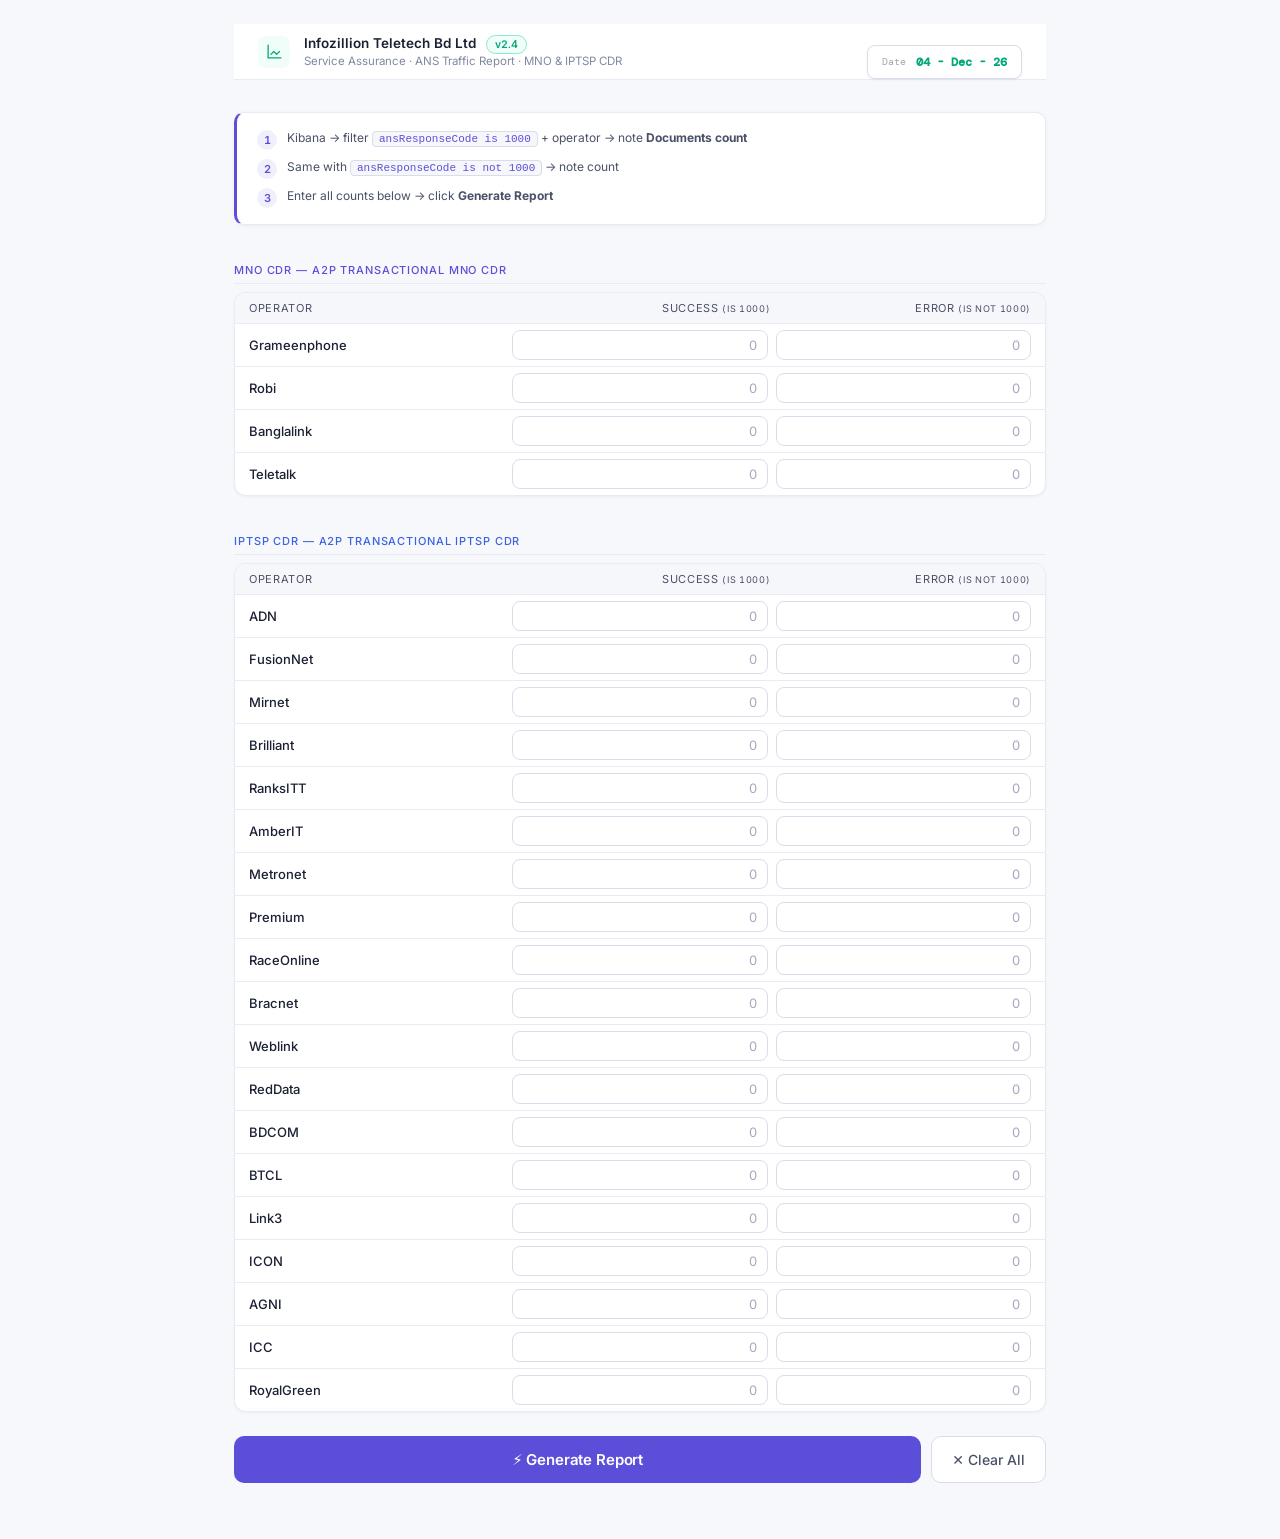
<file: ans_traffic/index.html>
<!DOCTYPE html>
<html lang="en" class="hub-theme tool-ans">
<head>
  <meta charset="UTF-8" />
  <meta name="viewport" content="width=device-width, initial-scale=1.0" />
  <title>Kibana Report Processor — Infozillion Teletech</title>
  <link rel="preconnect" href="https://fonts.googleapis.com" />
  <link href="https://fonts.googleapis.com/css2?family=DM+Mono:wght@400;500&family=DM+Sans:opsz,wght@9..40,300;9..40,400;9..40,500;9..40,600&display=swap" rel="stylesheet" />
  <link rel="stylesheet" href="style.css" />

<!-- OpsHub integration: hide header instantly when loaded inside hub -->
<script>
(function(){
  if(window.location.search.includes('hub=1')||window.self!==window.top){
    document.documentElement.classList.add('in-hub');
  }
})();
</script>
<style>
.in-hub .unified-header,
.in-hub .site-header,
.in-hub .app-header,
.in-hub .app-bar,
.in-hub .page-header{
  display:none!important;
  height:0!important;
  overflow:hidden!important;
  margin:0!important;
  padding:0!important;
}
.in-hub .tab-nav{ top:0!important; }
.in-hub{ --topbar:0px!important; }
</style>
<link rel="preconnect" href="https://fonts.googleapis.com">
<link rel="preconnect" href="https://fonts.gstatic.com" crossorigin>
<link href="https://fonts.googleapis.com/css2?family=Inter:wght@400;500;600;700&display=swap" rel="stylesheet">
<link rel="icon" type="image/png" href="../assets/favicon.png">
<link rel="stylesheet" href="../assets/theme.css">
</head>
<body>
<div class="app">

  <header class="unified-header">
  <div class="uh-icon" style="background:#F0FDF9;border-color:#86EFCD;color:#00A878">
    <svg viewBox="0 0 24 24" fill="none" stroke="currentColor" stroke-width="1.8" stroke-linecap="round" stroke-linejoin="round"><path d="M3 3v18h18"/><path d="m7 16 4-4 4 4 4-4"/></svg>
  </div>
  <div class="uh-info">
    <div class="uh-title">Infozillion Teletech Bd Ltd <span class="uh-badge" style="background:#F0FDF9;border:1px solid #86EFCD;color:#00A878">v2.4</span></div>
    <div class="uh-sub">Service Assurance · ANS Traffic Report · MNO &amp; IPTSP CDR</div>
  </div>
  <div class="uh-actions">
    <div class="date-badge" style="font-size:12px">
      <span style="color:#A8A69E;font-family:'DM Mono',monospace;font-size:10px">Date</span>
      <span style="color:#00A878;font-weight:600;font-family:'DM Mono',monospace" id="date-display">&mdash;</span>
    </div>
  </div>
</header>

  <div class="instructions">
    <div class="inst-step"><span class="inst-num">1</span><span>Kibana → filter <code>ansResponseCode is 1000</code> + operator → note <strong>Documents count</strong></span></div>
    <div class="inst-step"><span class="inst-num">2</span><span>Same with <code>ansResponseCode is not 1000</code> → note count</span></div>
    <div class="inst-step"><span class="inst-num">3</span><span>Enter all counts below → click <strong>Generate Report</strong></span></div>
  </div>

  <!-- MNO Section -->
  <div class="section-label mno-label">MNO CDR — A2P Transactional MNO CDR</div>
  <div class="input-table">
    <div class="input-header">
      <span>Operator</span>
      <span>Success <small>(is 1000)</small></span>
      <span>Error <small>(is not 1000)</small></span>
    </div>
    <div class="input-row" data-op="GrameenPhone" data-type="MNO">
      <span class="op-name">Grameenphone</span>
      <input type="number" class="count-input success-input" placeholder="0" min="0" />
      <input type="number" class="count-input error-input" placeholder="0" min="0" />
    </div>
    <div class="input-row" data-op="Robi" data-type="MNO">
      <span class="op-name">Robi</span>
      <input type="number" class="count-input success-input" placeholder="0" min="0" />
      <input type="number" class="count-input error-input" placeholder="0" min="0" />
    </div>
    <div class="input-row" data-op="Banglalink" data-type="MNO">
      <span class="op-name">Banglalink</span>
      <input type="number" class="count-input success-input" placeholder="0" min="0" />
      <input type="number" class="count-input error-input" placeholder="0" min="0" />
    </div>
    <div class="input-row" data-op="Teletalk" data-type="MNO">
      <span class="op-name">Teletalk</span>
      <input type="number" class="count-input success-input" placeholder="0" min="0" />
      <input type="number" class="count-input error-input" placeholder="0" min="0" />
    </div>
  </div>

  <!-- IPTSP Section -->
  <div class="section-label iptsp-label">IPTSP CDR — A2P Transactional IPTSP CDR</div>
  <div class="input-table">
    <div class="input-header">
      <span>Operator</span>
      <span>Success <small>(is 1000)</small></span>
      <span>Error <small>(is not 1000)</small></span>
    </div>
    <div class="input-row" data-op="ADN" data-type="IPTSP">
      <span class="op-name">ADN</span>
      <input type="number" class="count-input success-input" placeholder="0" min="0" />
      <input type="number" class="count-input error-input" placeholder="0" min="0" />
    </div>
    <div class="input-row" data-op="FusionNet" data-type="IPTSP">
      <span class="op-name">FusionNet</span>
      <input type="number" class="count-input success-input" placeholder="0" min="0" />
      <input type="number" class="count-input error-input" placeholder="0" min="0" />
    </div>
    <div class="input-row" data-op="Mirnet" data-type="IPTSP">
      <span class="op-name">Mirnet</span>
      <input type="number" class="count-input success-input" placeholder="0" min="0" />
      <input type="number" class="count-input error-input" placeholder="0" min="0" />
    </div>
    <div class="input-row" data-op="Brilliant" data-type="IPTSP">
      <span class="op-name">Brilliant</span>
      <input type="number" class="count-input success-input" placeholder="0" min="0" />
      <input type="number" class="count-input error-input" placeholder="0" min="0" />
    </div>
    <div class="input-row" data-op="RanksITT" data-type="IPTSP">
      <span class="op-name">RanksITT</span>
      <input type="number" class="count-input success-input" placeholder="0" min="0" />
      <input type="number" class="count-input error-input" placeholder="0" min="0" />
    </div>
    <div class="input-row" data-op="AmberIT" data-type="IPTSP">
      <span class="op-name">AmberIT</span>
      <input type="number" class="count-input success-input" placeholder="0" min="0" />
      <input type="number" class="count-input error-input" placeholder="0" min="0" />
    </div>
    <div class="input-row" data-op="Metronet" data-type="IPTSP">
      <span class="op-name">Metronet</span>
      <input type="number" class="count-input success-input" placeholder="0" min="0" />
      <input type="number" class="count-input error-input" placeholder="0" min="0" />
    </div>
    <div class="input-row" data-op="Premium" data-type="IPTSP">
      <span class="op-name">Premium</span>
      <input type="number" class="count-input success-input" placeholder="0" min="0" />
      <input type="number" class="count-input error-input" placeholder="0" min="0" />
    </div>
    <div class="input-row" data-op="RaceOnline" data-type="IPTSP">
      <span class="op-name">RaceOnline</span>
      <input type="number" class="count-input success-input" placeholder="0" min="0" />
      <input type="number" class="count-input error-input" placeholder="0" min="0" />
    </div>
    <div class="input-row" data-op="Bracnet" data-type="IPTSP">
      <span class="op-name">Bracnet</span>
      <input type="number" class="count-input success-input" placeholder="0" min="0" />
      <input type="number" class="count-input error-input" placeholder="0" min="0" />
    </div>
    <div class="input-row" data-op="Weblink" data-type="IPTSP">
      <span class="op-name">Weblink</span>
      <input type="number" class="count-input success-input" placeholder="0" min="0" />
      <input type="number" class="count-input error-input" placeholder="0" min="0" />
    </div>
    <div class="input-row" data-op="RedData" data-type="IPTSP">
      <span class="op-name">RedData</span>
      <input type="number" class="count-input success-input" placeholder="0" min="0" />
      <input type="number" class="count-input error-input" placeholder="0" min="0" />
    </div>
    <div class="input-row" data-op="BDCOM" data-type="IPTSP">
      <span class="op-name">BDCOM</span>
      <input type="number" class="count-input success-input" placeholder="0" min="0" />
      <input type="number" class="count-input error-input" placeholder="0" min="0" />
    </div>
    <div class="input-row" data-op="BTCL" data-type="IPTSP">
      <span class="op-name">BTCL</span>
      <input type="number" class="count-input success-input" placeholder="0" min="0" />
      <input type="number" class="count-input error-input" placeholder="0" min="0" />
    </div>
    <div class="input-row" data-op="Link3" data-type="IPTSP">
      <span class="op-name">Link3</span>
      <input type="number" class="count-input success-input" placeholder="0" min="0" />
      <input type="number" class="count-input error-input" placeholder="0" min="0" />
    </div>
    <div class="input-row" data-op="ICON" data-type="IPTSP">
      <span class="op-name">ICON</span>
      <input type="number" class="count-input success-input" placeholder="0" min="0" />
      <input type="number" class="count-input error-input" placeholder="0" min="0" />
    </div>
    <div class="input-row" data-op="AGNI" data-type="IPTSP">
      <span class="op-name">AGNI</span>
      <input type="number" class="count-input success-input" placeholder="0" min="0" />
      <input type="number" class="count-input error-input" placeholder="0" min="0" />
    </div>
    <div class="input-row" data-op="ICC" data-type="IPTSP">
      <span class="op-name">ICC</span>
      <input type="number" class="count-input success-input" placeholder="0" min="0" />
      <input type="number" class="count-input error-input" placeholder="0" min="0" />
    </div>
    <div class="input-row" data-op="RoyalGreen" data-type="IPTSP">
      <span class="op-name">RoyalGreen</span>
      <input type="number" class="count-input success-input" placeholder="0" min="0" />
      <input type="number" class="count-input error-input" placeholder="0" min="0" />
    </div>
  </div>

  <div class="process-wrap">
    <button class="process-btn" onclick="generateReport()">⚡ Generate Report</button>
    <button class="clear-btn" onclick="clearAll()">✕ Clear All</button>
  </div>

  <!-- Results -->
  <div class="results-section" id="results-section">
    <div class="results-header">
      <span class="results-title">Report Output</span>
      <span class="results-meta" id="results-meta"></span>
    </div>
    <div class="stats-row">
      <div class="stat-card">
        <div class="stat-label">Total Success</div>
        <div class="stat-value success" id="stat-success">0</div>
      </div>
      <div class="stat-card">
        <div class="stat-label">Total Error</div>
        <div class="stat-value error" id="stat-error">0</div>
      </div>
      <div class="stat-card">
        <div class="stat-label">Grand Total</div>
        <div class="stat-value total" id="stat-total">0</div>
      </div>
    </div>
    <div class="table-wrap">
      <div class="table-scroll">
        <table>
          <thead>
            <tr>
              <th>Date</th>
              <th>ANS / Operator</th>
              <th class="num">Error</th>
              <th class="num">Success</th>
              <th class="num">Total</th>
            </tr>
          </thead>
          <tbody id="result-tbody"></tbody>
        </table>
      </div>
    </div>
    <div class="action-row">
      <button class="btn-action primary" onclick="copyForSheets()">📋 Copy for Google Sheets</button>
      <button class="btn-action" onclick="downloadCSV()">⬇ Download as CSV</button>
    </div>
  </div>


</div>
<div class="toast" id="toast"></div>
<script src="app.js"></script>
<script>
window.addEventListener("message", function(e) {
  if (e.data === "hide-header") {
    // Reset from hub
    if (e.data && e.data.type === 'reset-tool') {
      if (typeof clearAll === 'function') clearAll();
      // Also hide results section if visible
      var rs = document.querySelector('.results-section');
      if (rs) rs.classList.remove('visible');
    }

    var h = document.querySelector("header");
    if (h) h.style.display = "none";
  }
});
</script>
</body>
</html>
</file>
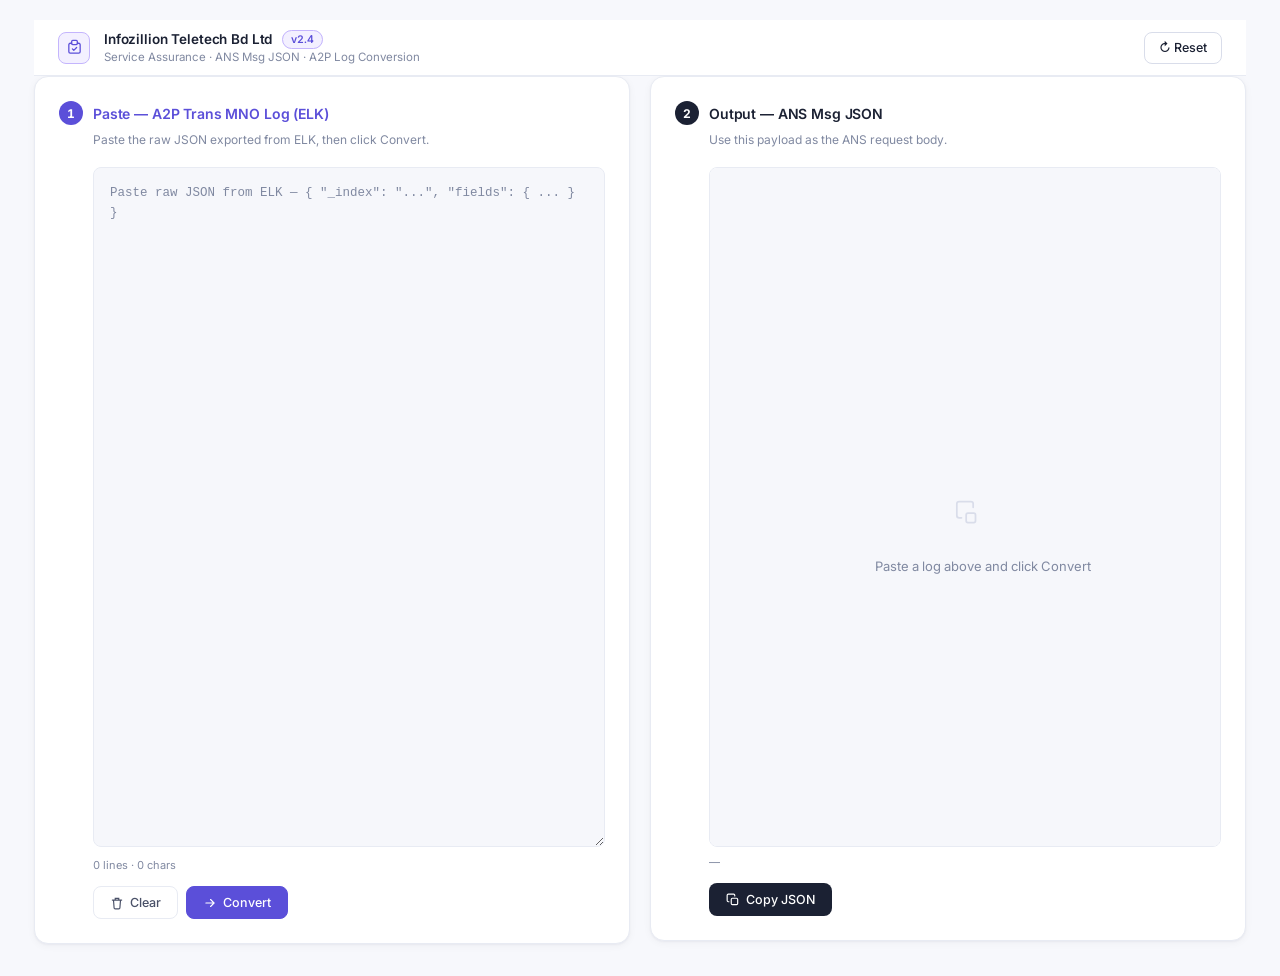
<file: cp_mno_json/index.html>
<!DOCTYPE html>
<html lang="en" class="hub-theme tool-cp">
<head>
  <meta charset="UTF-8">
  <meta name="viewport" content="width=device-width, initial-scale=1">
  <title>ANS Msg JSON — Infozillion Teletech</title>
  <link rel="preconnect" href="https://fonts.googleapis.com">
  <link rel="preconnect" href="https://fonts.gstatic.com" crossorigin>
  <link href="https://fonts.googleapis.com/css2?family=DM+Mono:wght@400;500&family=Instrument+Serif:ital@0;1&family=DM+Sans:opsz,wght@9..40,300;9..40,400;9..40,500;9..40,600&display=swap" rel="stylesheet">
  <style>
:root {
  --bg:        #F5F4F0;
  --surface:   #FFFFFF;
  --surface-2: #F0EFE9;
  --border:    #E2E0D8;
  --border-md: #C8C6BC;
  --text:      #1A1916;
  --text-2:    #6B6860;
  --text-3:    #A8A69E;
  --accent:    #5B4FD9;
  --accent-2:  #4C41C2;
  --accent-bg: #F3F0FF;
  --accent-bdr:#C4B5FD;
  --accent-dim:rgba(91,79,217,0.08);
  --ok:        #1A6B3C;
  --ok-bg:     #EBF7F1;
  --err:       #B91C1C;
  --err-bg:    #FEF2F2;
  --tok-key:   #5B4FD9;
  --tok-str:   #1A6B3C;
  --tok-num:   #1D4ED8;
  --tok-bool:  #92400E;
  --tok-null:  #B91C1C;
  --font:  'DM Sans', system-ui, sans-serif;
  --serif: 'Instrument Serif', Georgia, serif;
  --mono:  'DM Mono', 'Courier New', monospace;
  --r: 12px; --r-sm: 8px;
  --sh: 0 1px 3px rgba(0,0,0,0.06), 0 4px 16px rgba(0,0,0,0.05);
}
*, *::before, *::after { box-sizing: border-box; margin: 0; padding: 0; }
body {
  font-family: var(--font);
  background: var(--bg);
  color: var(--text);
  min-height: 100vh;
  -webkit-font-smoothing: antialiased;
  font-size: 14px;
}

/* ── Compact Tool Header ── */
.tool-header-bar{display:flex;align-items:center;justify-content:space-between;gap:16px;padding:14px 0 10px;border-bottom:1px solid var(--border);margin-bottom:1.25rem}
.tool-header-left{display:flex;flex-direction:column;gap:3px}
.tool-header-tag{display:inline-flex;align-items:center;gap:6px;font-family:var(--mono);font-size:10px;letter-spacing:0.1em;text-transform:uppercase;color:var(--accent);margin-bottom:2px}
.tool-header-title{font-size:16px;font-weight:600;color:var(--text);letter-spacing:-0.02em;line-height:1.2}
.tool-header-sub{font-size:12px;color:var(--text-2);font-family:var(--mono);line-height:1.5;max-width:520px}
.tool-header-reset{font-family:var(--mono);font-size:12px;padding:6px 14px;border-radius:8px;border:1px solid var(--accent-bdr);background:var(--accent-dim);color:var(--accent);cursor:pointer;white-space:nowrap;flex-shrink:0;transition:all 0.15s}
.tool-header-reset:hover{background:var(--accent);color:#fff}

body::before {
  content: '';
  position: fixed; inset: 0;
  background-image: radial-gradient(circle, rgba(91,79,217,0.07) 1px, transparent 1px);
  background-size: 36px 36px;
  pointer-events: none; z-index: 0;
}
.app {
  position: relative; z-index: 1;
  max-width: 1260px;
  margin: 0 auto;
  padding: 1.25rem 1.5rem 2rem;
}
.page-header { margin-bottom: 0; padding-top: 0.5rem; }
.header-tag {
  display: inline-flex; align-items: center; gap: 6px;
  font-family: var(--mono); font-size: 11px; letter-spacing: 0.1em;
  text-transform: uppercase; color: var(--accent);
  background: var(--accent-dim); border: 1px solid var(--accent-bdr);
  border-radius: 4px; padding: 4px 10px; margin-bottom: 12px;
}
.dot {
  width: 6px; height: 6px; border-radius: 50%;
  background: var(--accent);
  animation: pulse 2s ease-in-out infinite;
}
@keyframes pulse { 0%,100%{opacity:1} 50%{opacity:0.3} }
.page-header h1 {
  font-family: var(--serif);
  font-size: clamp(1.8rem, 3.5vw, 2.5rem);
  font-weight: 400; letter-spacing: -0.01em;
  line-height: 1.15; color: var(--text); margin-bottom: 8px;
}
.page-header h1 em { font-style: italic; color: var(--text-2); }
.page-header .subtitle {
  font-size: 13px; color: var(--text-2);
  line-height: 1.65; font-family: var(--mono);
}
.version-pill {
  display: inline-block; font-family: var(--mono);
  font-size: 11px; font-weight: 500;
  color: var(--accent); background: var(--accent-dim);
  border: 1px solid var(--accent-bdr);
  padding: 2px 8px; border-radius: 20px;
  vertical-align: middle; margin-left: 8px; position: relative; top: -2px;
}
.grid {
  display: grid; grid-template-columns: 1fr 1fr;
  gap: 1.25rem; align-items: start;
}
@media (max-width: 860px) { .grid { grid-template-columns: 1fr; } }
.card {
  background: var(--surface); border: 1px solid var(--border);
  border-radius: var(--r); padding: 1.5rem;
  box-shadow: var(--sh); position: relative; overflow: hidden;
}
.card::before {
  content: ''; position: absolute; top: 0; left: 0;
  width: 100%; height: 3px; background: var(--accent); opacity: 0.7;
}
.card.card-out::before { background: var(--text); }
.card-head { display: flex; align-items: center; gap: 10px; margin-bottom: 6px; }
.step-badge {
  width: 24px; height: 24px; border-radius: 50%;
  display: flex; align-items: center; justify-content: center;
  font-family: var(--font); font-weight: 700; font-size: 12px;
  color: #fff; flex-shrink: 0; background: var(--accent);
}
.step-badge.secondary { background: var(--text); }
.card-title { font-size: 14px; font-weight: 600; color: var(--accent); letter-spacing: -0.01em; }
.card-title.secondary { color: var(--text); }
.card-desc { font-size: 12px; color: var(--text-3); margin: 0 0 1.1rem 34px; line-height: 1.55; font-family: var(--mono); }
.field-wrap { margin-left: 34px; }
textarea#inputArea {
  width: 100%;
  background: var(--surface-2); border: 1px solid var(--border);
  border-radius: var(--r-sm); font-family: var(--mono);
  font-size: 12.5px; line-height: 1.65; color: var(--text);
  padding: 0.9rem 1rem; resize: vertical;
  height: calc(100vh - 220px); min-height: 400px;
  outline: none; transition: border-color 0.2s, box-shadow 0.2s;
}
textarea#inputArea:focus {
  border-color: var(--accent);
  box-shadow: 0 0 0 3px var(--accent-dim);
}
textarea#inputArea::placeholder { color: var(--text-3); }
.output-box {
  width: 100%;
  background: var(--surface-2); border: 1px solid var(--border);
  border-radius: var(--r-sm); font-family: var(--mono);
  font-size: 12.5px; line-height: 1.65; color: var(--text);
  padding: 0.9rem 1rem;
  height: calc(100vh - 220px); min-height: 400px;
  overflow: auto; white-space: pre-wrap; word-break: break-word;
}
.empty-state {
  display: flex; align-items: center; justify-content: center;
  height: 100%; color: var(--text-3); font-family: var(--font);
  font-size: 13px; text-align: center; gap: 8px; flex-direction: column;
}
.empty-state svg { width: 28px; height: 28px; color: var(--border-md); }
.tok-key  { color: var(--tok-key);  font-weight: 500; }
.tok-str  { color: var(--tok-str); }
.tok-num  { color: var(--tok-num); }
.tok-bool { color: var(--tok-bool); }
.tok-null { color: var(--tok-null); }
.meta-row {
  display: flex; justify-content: space-between; align-items: center;
  margin-left: 34px; margin-top: 8px;
}
.meta-text { font-family: var(--mono); font-size: 11px; color: var(--text-3); }
.btn-row {
  display: flex; gap: 8px;
  margin-left: 34px; margin-top: 14px; flex-wrap: wrap;
}
.btn {
  font-family: var(--font); font-size: 13px; font-weight: 600;
  padding: 8px 16px; border-radius: var(--r-sm);
  border: 1px solid transparent; cursor: pointer;
  display: inline-flex; align-items: center; gap: 6px;
  transition: all 0.15s; letter-spacing: -0.01em;
}
.btn svg { width: 14px; height: 14px; flex-shrink: 0; }
.btn-primary { background: var(--accent); color: #fff; border-color: var(--accent); }
.btn-primary:hover { background: var(--accent-2); box-shadow: 0 3px 10px rgba(91,79,217,0.3); transform: translateY(-1px); }
.btn-primary:active { transform: translateY(0); }
.btn-secondary { background: var(--text); color: #fff; }
.btn-secondary:hover { background: #2A2926; box-shadow: 0 3px 10px rgba(0,0,0,0.2); transform: translateY(-1px); }
.btn-secondary:active { transform: translateY(0); }
.btn-ghost { background: var(--surface); color: var(--text-2); border-color: var(--border); }
.btn-ghost:hover { background: var(--surface-2); color: var(--text); border-color: var(--border-md); }
.btn-danger-ghost { background: var(--surface); color: var(--err); border-color: var(--border); }
.btn-danger-ghost:hover { background: var(--err-bg); border-color: #FCA5A5; }
.status-badge {
  display: inline-flex; align-items: center; gap: 5px;
  font-family: var(--mono); font-size: 11px; font-weight: 500;
  padding: 3px 10px; border-radius: 20px; letter-spacing: 0.02em;
}
.status-badge.ok  { background: var(--ok-bg);  color: var(--ok);  border: 1px solid #B4DEC9; }
.status-badge.err { background: var(--err-bg); color: var(--err); border: 1px solid #FCA5A5; }
.status-badge-dot { width: 5px; height: 5px; border-radius: 50%; background: currentColor; }
#toastHost {
  position: fixed; bottom: 1.5rem; right: 1.5rem;
  z-index: 200; display: flex; flex-direction: column; gap: 8px;
}
.toast {
  font-family: var(--font); font-size: 13px; font-weight: 500;
  padding: 10px 16px; border-radius: var(--r-sm);
  background: var(--text); color: #fff;
  display: flex; align-items: center; gap: 8px;
  box-shadow: 0 8px 24px rgba(0,0,0,0.18);
  animation: toast-in 0.18s ease-out;
}
.toast svg { width: 15px; height: 15px; flex-shrink: 0; }
.toast.success svg { color: #6EE7B7; }
.toast.error svg   { color: #FCA5A5; }
@keyframes toast-in { from{opacity:0;transform:translateY(8px)} to{opacity:1;transform:translateY(0)} }
footer {
  margin-top: 2.5rem; padding-top: 1.25rem;
  border-top: 1px solid var(--border);
  display: flex; align-items: center; justify-content: space-between;
  flex-wrap: wrap; gap: 8px;
}
.footer-text { font-family: var(--mono); font-size: 11px; color: var(--text-3); line-height: 1.6; }
.footer-text span { color: var(--accent); }
  
/* ── Unified App Header ── */
.unified-header{display:flex;align-items:center;gap:14px;background:#fff;padding:0 24px;height:56px;position:sticky;top:0;z-index:200;border-bottom:1px solid #E2E0D8;box-shadow:0 1px 3px rgba(0,0,0,0.06);flex-shrink:0}
.uh-icon{width:32px;height:32px;flex-shrink:0;border-radius:8px;display:flex;align-items:center;justify-content:center;border:1px solid}
.uh-icon svg{width:17px;height:17px}
.uh-info{flex:1;min-width:0}
.uh-title{font-size:0.92rem;font-weight:600;color:#1A1916;letter-spacing:-0.01em;line-height:1.3}
.uh-sub{font-size:0.7rem;color:#8b94aa;font-family:'DM Mono',monospace;margin-top:1px}
.uh-badge{font-family:'DM Mono',monospace;font-size:10px;font-weight:500;padding:2px 8px;border-radius:20px;vertical-align:middle;margin-left:6px;position:relative;top:-1px}
.uh-actions{display:flex;align-items:center;gap:8px;margin-left:auto;flex-shrink:0}
.uh-btn{display:flex;align-items:center;gap:6px;height:32px;padding:0 14px;background:#F0EFE9;border:1px solid #E2E0D8;border-radius:8px;cursor:pointer;transition:background 0.15s;font-size:0.75rem;color:#6B6860;font-family:'DM Sans',sans-serif;font-weight:500;white-space:nowrap}
.uh-btn:hover{background:#E8E6DF;border-color:#C8C6BC;color:#1A1916}


/* OpsHub — header hidden when inside hub iframe */
.hub-hidden { display: none !important; height: 0 !important; overflow: hidden !important; }

</style>

<!-- OpsHub integration: hide header instantly when loaded inside hub -->
<script>
(function(){
  if(window.location.search.includes('hub=1')||window.self!==window.top){
    document.documentElement.classList.add('in-hub');
  }
})();
</script>
<style>
.in-hub .unified-header,
.in-hub .site-header,
.in-hub .app-header,
.in-hub .app-bar,
.in-hub .page-header{
  display:none!important;
  height:0!important;
  overflow:hidden!important;
  margin:0!important;
  padding:0!important;
}
.in-hub .tab-nav{ top:0!important; }
.in-hub{ --topbar:0px!important; }
</style>
<link rel="preconnect" href="https://fonts.googleapis.com">
<link rel="preconnect" href="https://fonts.gstatic.com" crossorigin>
<link href="https://fonts.googleapis.com/css2?family=Inter:wght@400;500;600;700&display=swap" rel="stylesheet">
<link rel="icon" type="image/png" href="../assets/favicon.png">
<link rel="stylesheet" href="../assets/theme.css">
</head>
<body>
<div class="app">
  <header class="unified-header" >
  <div class="uh-icon" style="background:#F3F0FF;border-color:#C4B5FD;color:#5B4FD9">
    <svg viewBox="0 0 24 24" fill="none" stroke="currentColor" stroke-width="1.8" stroke-linecap="round" stroke-linejoin="round"><path d="M8 6H6a2 2 0 0 0-2 2v10a2 2 0 0 0 2 2h12a2 2 0 0 0 2-2V8a2 2 0 0 0-2-2h-2"/><rect x="8" y="2" width="8" height="6" rx="1.5"/><path d="M9 14l2 2 4-4"/></svg>
  </div>
  <div class="uh-info">
    <div class="uh-title">Infozillion Teletech Bd Ltd <span class="uh-badge" style="background:#F3F0FF;border:1px solid #C4B5FD;color:#5B4FD9">v2.4</span></div>
    <div class="uh-sub">Service Assurance · ANS Msg JSON · A2P Log Conversion</div>
  </div>
  <div class="uh-actions">
    <button class="uh-btn" id="headerResetBtn">&#8635; Reset</button>
  </div>
</header>
<div class="grid">
    <!-- Card 1: Input -->
    <div class="card">
      <div class="card-head">
        <span class="step-badge">1</span>
        <span class="card-title">Paste — A2P Trans MNO Log (ELK)</span>
      </div>
      <p class="card-desc">Paste the raw JSON exported from ELK, then click Convert.</p>
      <div class="field-wrap">
        <textarea id="inputArea" placeholder='Paste raw JSON from ELK — { "_index": "...", "fields": { ... } }'></textarea>
      </div>
      <div class="meta-row">
        <span class="meta-text" id="inputMeta">0 lines · 0 chars</span>
        <span id="inputStatus"></span>
      </div>
      <div class="btn-row">
        <button id="clearBtn" class="btn btn-ghost">
          <svg viewBox="0 0 24 24" fill="none" stroke="currentColor" stroke-width="2" stroke-linecap="round"><path d="M4 7h16M9 7V4h6v3M6 7l1 13a2 2 0 0 0 2 2h6a2 2 0 0 0 2-2l1-13"/></svg>
          Clear
        </button>
        <button id="convertBtn" class="btn btn-primary">
          <svg viewBox="0 0 24 24" fill="none" stroke="currentColor" stroke-width="2" stroke-linecap="round"><path d="M5 12h14M13 6l6 6-6 6"/></svg>
          Convert
        </button>
      </div>
    </div>

    <!-- Card 2: Output -->
    <div class="card card-out">
      <div class="card-head">
        <span class="step-badge secondary">2</span>
        <span class="card-title secondary">Output — ANS Msg JSON</span>
      </div>
      <p class="card-desc">Use this payload as the ANS request body.</p>
      <div class="field-wrap">
        <div class="output-box" id="outputWrap">
          <div class="empty-state" id="emptyState">
            <svg viewBox="0 0 24 24" fill="none" stroke="currentColor" stroke-width="1.5" stroke-linecap="round"><path d="M9 17H7a2 2 0 0 1-2-2V5a2 2 0 0 1 2-2h10a2 2 0 0 1 2 2v3"/><rect x="13" y="13" width="8" height="8" rx="1.5"/></svg>
            Paste a log above and click Convert
          </div>
          <span id="outputSpan" style="display:none"></span>
        </div>
      </div>
      <div class="meta-row">
        <span class="meta-text" id="outputMeta">—</span>
        <span id="outputStatus"></span>
      </div>
      <div class="btn-row">
        <button id="copyBtn" class="btn btn-secondary">
          <svg viewBox="0 0 24 24" fill="none" stroke="currentColor" stroke-width="2" stroke-linecap="round" stroke-linejoin="round"><rect x="9" y="9" width="11" height="11" rx="2"/><path d="M5 15H4a2 2 0 0 1-2-2V4a2 2 0 0 1 2-2h9a2 2 0 0 1 2 2v1"/></svg>
          Copy JSON
        </button>

      </div>
    </div>
  </div>

</div>
<div id="toastHost"></div>
<script>
function convert_json(input_json_log) {
  const data = JSON.parse(input_json_log);

  // Support both raw ELK format ({ "fields": {...} })
  // and _source format ({ "_source": {...} })
  const f = data.fields || {};
  const s = data._source || {};

  const getVal = (fieldKey, sourceKey) => {
    // Try fields[] first (ELK table/single doc export)
    if (f[fieldKey] !== undefined && f[fieldKey] !== null) {
      const v = Array.isArray(f[fieldKey]) ? f[fieldKey][0] : f[fieldKey];
      return String(v).replace(/^\"+|\"+$/g, "");
    }
    // Fallback to _source
    const sk = sourceKey || fieldKey;
    if (s[sk] !== undefined && s[sk] !== null) {
      return String(s[sk]).replace(/^\"+|\"+$/g, "");
    }
    return "";
  };

  return JSON.stringify({
    username:      "*",
    password:      "*",
    message:       "*",
    apicode:       getVal("a2pResponseCode"),
    msisdn:        [getVal("msisdn")],
    countrycode:   getVal("countrycode"),
    cli:           getVal("cli"),
    messagetype:   getVal("messageType"),
    clienttransid: getVal("ansClientTransactionId"),
    bill_msisdn:   getVal("billMsisdn"),
    tran_type:     getVal("transactionType"),
    request_type:  getVal("uri"),
    rn_code:       getVal("subscriberRnCode")
  }, null, 4);
}
function syntaxHighlight(json) {
  if (!json) return "";
  json = json.replace(/&/g,"&amp;").replace(/</g,"&lt;").replace(/>/g,"&gt;");
  return json.replace(
    /("(\\u[a-zA-Z0-9]{4}|\\[^u]|[^\\"])*"(?:\s*:)?|\b(true|false|null)\b|-?\d+(?:\.\d*)?(?:[eE][+\-]?\d+)?)/g,
    m => {
      let c = "tok-num";
      if (/^"/.test(m)) c = /:$/.test(m) ? "tok-key" : "tok-str";
      else if (/true|false/.test(m)) c = "tok-bool";
      else if (/null/.test(m)) c = "tok-null";
      return `<span class="${c}">${m}</span>`;
    }
  );
}
function showToast(msg, type="success") {
  const host = document.getElementById('toastHost');
  const el = document.createElement('div');
  el.className = `toast ${type}`;
  const icon = type==="success"
    ? '<svg viewBox="0 0 24 24" fill="none" stroke="currentColor" stroke-width="2"><path d="M20 6 9 17l-5-5"/></svg>'
    : '<svg viewBox="0 0 24 24" fill="none" stroke="currentColor" stroke-width="2"><circle cx="12" cy="12" r="10"/><path d="M12 8v4M12 16h.01"/></svg>';
  el.innerHTML = `${icon}<span>${msg}</span>`;
  host.appendChild(el);
  setTimeout(()=>{ el.style.transition='opacity .25s'; el.style.opacity='0'; setTimeout(()=>el.remove(),250); }, 2400);
}
const inputArea=document.getElementById('inputArea');
const outputSpan=document.getElementById('outputSpan');
const emptyState=document.getElementById('emptyState');
const inputMeta=document.getElementById('inputMeta');
const outputMeta=document.getElementById('outputMeta');
const outputStatus=document.getElementById('outputStatus');

function updateInputMeta() {
  const v=inputArea.value;
  const l=v===''?0:v.split('\n').length;
  inputMeta.textContent=`${l} line${l===1?'':'s'} · ${v.length} char${v.length===1?'':'s'}`;
}
function setOutput(f) {
  if (!f) {
    outputSpan.style.display='none';
    emptyState.style.display='flex';
    outputMeta.textContent='—';
    outputStatus.innerHTML='';
    return;
  }
  emptyState.style.display='none';
  outputSpan.style.display='block';
  outputSpan.innerHTML=syntaxHighlight(f);
  const l=f.split('\n').length;
  outputMeta.textContent=`${l} lines · ${f.length} chars`;
  outputStatus.innerHTML='<span class="status-badge ok"><span class="status-badge-dot"></span>Ready to copy</span>';
}
inputArea.addEventListener('input', updateInputMeta);
document.getElementById('clearBtn').addEventListener('click',()=>{inputArea.value='';updateInputMeta();setOutput('');showToast('Cleared.');});
document.getElementById('convertBtn').addEventListener('click',()=>{
  const raw=inputArea.value.trim();
  if (!raw){showToast('Please paste a log first.','error');return;}
  try{setOutput(convert_json(raw));showToast('Convert successful!');}
  catch{outputStatus.innerHTML='<span class="status-badge err"><span class="status-badge-dot"></span>Parse error</span>';showToast('Invalid JSON or unexpected structure.','error');}
});
document.getElementById('copyBtn').addEventListener('click',async()=>{
  const t=outputSpan.textContent.trim();
  if(!t){showToast('Nothing to copy yet.','error');return;}
  try{await navigator.clipboard.writeText(t);showToast('Copied!');}catch{showToast('Copy failed.','error');}
});
document.getElementById('headerResetBtn').addEventListener('click',()=>{inputArea.value='';updateInputMeta();setOutput('');showToast('Reset done.');});
updateInputMeta();
</script>
<script>
window.addEventListener("message", function(e) {
  if (e.data === "hide-header") {
    // Reset from hub
    if (e.data && e.data.type === 'reset-tool') {
      var inp = document.getElementById('inputArea');
      var out = document.getElementById('outputSpan');
      var empty = document.getElementById('emptyState');
      if (inp) { inp.value = ''; }

      if (out) { out.style.display='none'; out.innerHTML=''; }
      if (empty) empty.style.display='flex';
    }
    var h = document.querySelector(".page-header");
    if (h) h.style.display = "none";
  }
});
</script>
</body>
</html>
</file>
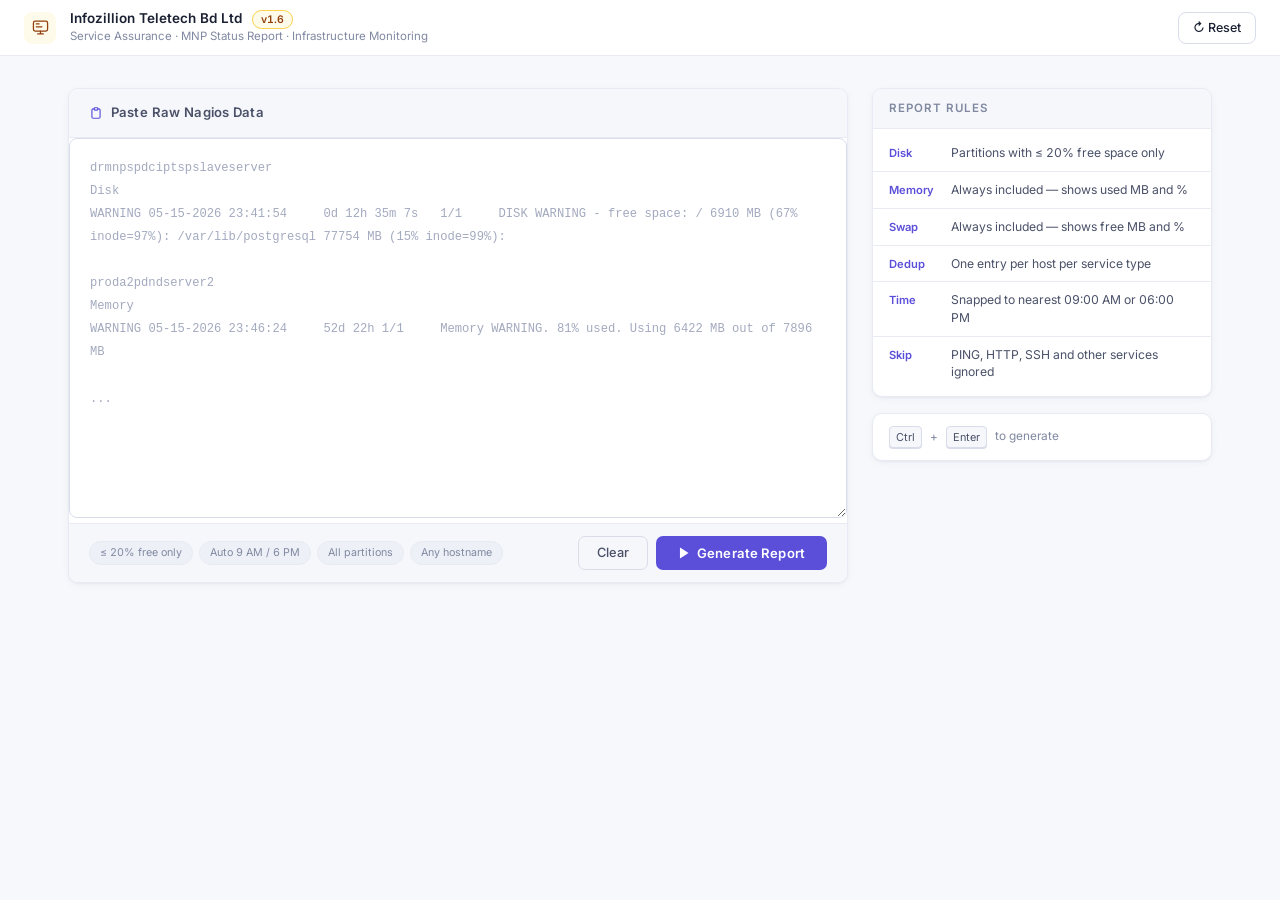
<file: mnp_status/index.html>
<!DOCTYPE html>
<html lang="en" class="hub-theme tool-mnp">
<head>
<meta charset="UTF-8"/>
<meta name="viewport" content="width=device-width, initial-scale=1.0"/>
<title>MNP Status Report</title>
<link rel="preconnect" href="https://fonts.googleapis.com"/>
<link rel="preconnect" href="https://fonts.gstatic.com" crossorigin/>
<link href="https://fonts.googleapis.com/css2?family=IBM+Plex+Mono:wght@400;500;600&family=IBM+Plex+Sans:wght@300;400;500;600;700&display=swap" rel="stylesheet"/>
<link rel="stylesheet" href="style.css"/>

<!-- OpsHub integration: hide header instantly when loaded inside hub -->
<script>
(function(){
  if(window.location.search.includes('hub=1')||window.self!==window.top){
    document.documentElement.classList.add('in-hub');
  }
})();
</script>
<style>
.in-hub .unified-header,
.in-hub .site-header,
.in-hub .app-header,
.in-hub .app-bar,
.in-hub .page-header{
  display:none!important;
  height:0!important;
  overflow:hidden!important;
  margin:0!important;
  padding:0!important;
}
.in-hub .tab-nav{ top:0!important; }
.in-hub{ --topbar:0px!important; }
</style>
<link rel="preconnect" href="https://fonts.googleapis.com">
<link rel="preconnect" href="https://fonts.gstatic.com" crossorigin>
<link href="https://fonts.googleapis.com/css2?family=Inter:wght@400;500;600;700&display=swap" rel="stylesheet">
<link rel="icon" type="image/png" href="../assets/favicon.png">
<link rel="stylesheet" href="../assets/theme.css">
</head>
<body>

<!-- ════════════════════
     SCREEN 1 — INPUT
════════════════════ -->
<div id="s-input" class="screen active">
  <header class="unified-header">
  <div class="uh-icon" style="background:#FFFBEB;border-color:#FCD34D;color:#92400E">
    <svg viewBox="0 0 24 24" fill="none" stroke="currentColor" stroke-width="1.8" stroke-linecap="round" stroke-linejoin="round"><rect x="2" y="3" width="20" height="14" rx="2.5"/><path d="M8 21h8M12 17v4"/><path d="M6 7h4M6 11h8"/></svg>
  </div>
  <div class="uh-info">
    <div class="uh-title">Infozillion Teletech Bd Ltd <span class="uh-badge" style="background:#FFFBEB;border:1px solid #FCD34D;color:#92400E">v1.6</span></div>
    <div class="uh-sub">Service Assurance · MNP Status Report · Infrastructure Monitoring</div>
  </div>
  <div class="uh-actions">
    <button class="uh-btn" id="mnp-reset-btn">&#8635; Reset</button>
  </div>
</header>

  <main class="input-main">

    <!-- Left: Paste Area -->
    <div class="paste-card">
      <div class="paste-head">
        <svg viewBox="0 0 24 24" fill="none" stroke-width="2"><path d="M9 5H7a2 2 0 0 0-2 2v12a2 2 0 0 0 2 2h10a2 2 0 0 0 2-2V7a2 2 0 0 0-2-2h-2"/><rect x="9" y="3" width="6" height="4" rx="1"/></svg>
        Paste Raw Nagios Data
      </div>
      <textarea id="raw" spellcheck="false"
        placeholder="drmnpspdciptspslaveserver&#10;Disk&#10;WARNING	05-15-2026 23:41:54	0d 12h 35m 7s	1/1	DISK WARNING - free space: / 6910 MB (67% inode=97%): /var/lib/postgresql 77754 MB (15% inode=99%):&#10;&#10;proda2pdndserver2&#10;Memory&#10;WARNING	05-15-2026 23:46:24	52d 22h	1/1	Memory WARNING. 81% used. Using 6422 MB out of 7896 MB&#10;&#10;..."></textarea>
      <div class="err-msg" id="err"></div>
      <div class="paste-foot">
        <div class="rule-pills">
          <span class="rpill">≤ 20% free only</span>
          <span class="rpill">Auto 9 AM / 6 PM</span>
          <span class="rpill">All partitions</span>
          <span class="rpill">Any hostname</span>
        </div>
        <div class="paste-btns">
          <button class="btn-ghost" onclick="document.getElementById('raw').value=''">Clear</button>
          <button class="btn-primary" onclick="generate()">
            <svg viewBox="0 0 24 24" fill="none" stroke-width="2.2"><path d="M5 3l14 9-14 9V3z"/></svg>
            Generate Report
          </button>
        </div>
      </div>
    </div>

    <!-- Right: Sidebar -->
    <div class="input-sidebar">

      <div class="sidebar-card">
        <div class="sidebar-card-head">Report Rules</div>
        <div class="sidebar-rules">
          <div class="sidebar-rule-row">
            <span class="srr-label">Disk</span>
            <span class="srr-desc">Partitions with ≤ 20% free space only</span>
          </div>
          <div class="sidebar-rule-row">
            <span class="srr-label">Memory</span>
            <span class="srr-desc">Always included — shows used MB and %</span>
          </div>
          <div class="sidebar-rule-row">
            <span class="srr-label">Swap</span>
            <span class="srr-desc">Always included — shows free MB and %</span>
          </div>
          <div class="sidebar-rule-row">
            <span class="srr-label">Dedup</span>
            <span class="srr-desc">One entry per host per service type</span>
          </div>
          <div class="sidebar-rule-row">
            <span class="srr-label">Time</span>
            <span class="srr-desc">Snapped to nearest 09:00 AM or 06:00 PM</span>
          </div>
          <div class="sidebar-rule-row">
            <span class="srr-label">Skip</span>
            <span class="srr-desc">PING, HTTP, SSH and other services ignored</span>
          </div>
        </div>
      </div>

      <div class="sidebar-card">
        <div class="kbd-hint-box">
          <kbd>Ctrl</kbd> + <kbd>Enter</kbd>
          <span style="color:var(--t3); font-size:0.74rem;">to generate</span>
        </div>
      </div>

    </div>

  </main>
</div>

<!-- ═════════════════════
     SCREEN 2 — REPORT
═════════════════════ -->
<div id="s-report" class="screen">
  <header class="app-bar">
    <button class="back-btn" onclick="goBack()">
      <svg viewBox="0 0 24 24" fill="none" stroke-width="2.2"><path d="M19 12H5M12 5l-7 7 7 7"/></svg>
    </button>
    <div class="ab-center">
      <div class="ab-title">Status Report</div>
      <div class="ab-sub" id="r-dt">—</div>
    </div>
    <div class="ab-actions">
      <button class="icon-btn" onclick="copyWhatsApp()">
        <svg viewBox="0 0 24 24" fill="none" stroke-width="2"><path d="M21 15a2 2 0 0 1-2 2H7l-4 4V5a2 2 0 0 1 2-2h14a2 2 0 0 1 2 2z"/></svg>
        Copy for WhatsApp
      </button>
      <button class="icon-btn" onclick="exportTxt()">
        <svg viewBox="0 0 24 24" fill="none" stroke-width="2"><path d="M21 15v4a2 2 0 0 1-2 2H5a2 2 0 0 1-2-2v-4"/><polyline points="7 10 12 15 17 10"/><line x1="12" y1="15" x2="12" y2="3"/></svg>
        Export .txt
      </button>
    </div>
  </header>

  <main class="report-main">

    <!-- Left Sidebar -->
    <aside class="report-sidebar">

      <!-- Stats -->
      <div class="stats-block">
        <div class="stats-label">Summary</div>
        <div class="stat-rows">
          <div class="stat-row">
            <span class="stat-row-label"><span class="stat-dot total"></span>Total Alerts</span>
            <span class="stat-num total" id="s-tot">0</span>
          </div>
          <div class="stat-row">
            <span class="stat-row-label"><span class="stat-dot warn"></span>Warning</span>
            <span class="stat-num warn" id="s-wrn">0</span>
          </div>
          <div class="stat-row">
            <span class="stat-row-label"><span class="stat-dot crit"></span>Critical</span>
            <span class="stat-num crit" id="s-crt">0</span>
          </div>
        </div>
      </div>

      <!-- Search + Filter -->
      <div class="sidebar-search">
        <div class="search-field">
          <svg viewBox="0 0 24 24" fill="none" stroke-width="2"><circle cx="11" cy="11" r="8"/><path d="m21 21-4.35-4.35"/></svg>
          <input type="text" id="q" placeholder="Search host or partition…" oninput="applyFilter()" autocomplete="off" autocorrect="off" autocapitalize="off"/>
        </div>
        <select id="ftype" onchange="applyFilter()">
          <option value="all">All Types</option>
          <option value="Disk">Disk</option>
          <option value="Memory">Memory</option>
          <option value="Swap">Swap</option>
        </select>
      </div>

      <div class="list-meta" id="cnt"></div>

      <!-- WhatsApp -->
      <div class="wa-sidebar-section">
        <div class="wa-sidebar-head">
          <div class="wa-sidebar-label">
            <svg viewBox="0 0 24 24" fill="none" stroke-width="2"><path d="M21 15a2 2 0 0 1-2 2H7l-4 4V5a2 2 0 0 1 2-2h14a2 2 0 0 1 2 2z"/></svg>
            WhatsApp Output
          </div>
          <button class="btn-copy-wa" onclick="copyWhatsApp()">
            <svg viewBox="0 0 24 24" fill="none" stroke-width="2"><rect x="9" y="9" width="13" height="13" rx="2"/><path d="M5 15H4a2 2 0 0 1-2-2V4a2 2 0 0 1 2-2h9a2 2 0 0 1 2 2v1"/></svg>
            Copy
          </button>
        </div>
        <div class="wa-bg">
          <div class="wa-bubble">
            <pre id="plain"></pre>
            <div class="wa-meta">
              <span id="wa-time-lbl"></span>
              <svg viewBox="0 0 18 11" fill="none" width="16"><path d="M1 5.5l3 3 5-5" stroke="#53bdeb" stroke-width="1.6" stroke-linecap="round" stroke-linejoin="round"/><path d="M7 5.5l3 3 5-5" stroke="#53bdeb" stroke-width="1.6" stroke-linecap="round" stroke-linejoin="round"/></svg>
            </div>
          </div>
        </div>
      </div>


    </aside>

    <!-- Main Content -->
    <div class="report-content">
      <div id="cards" class="cards-list"></div>
      <div class="no-res" id="nores">No matching entries found.</div>
    </div>

  </main>
</div>

<div class="toast" id="toast"></div>
<script src="app.js"></script>
<script>
window.addEventListener("message", function(e) {
  if (e.data === "hide-header") {
    var bars = document.querySelectorAll(".app-bar");
    if (bars[0]) bars[0].style.display = "none";
    document.documentElement.style.setProperty("--topbar", "0px");
  }
  if (e.data && e.data.type === "reset-tool") {
    // Clear the raw textarea
    var ta = document.getElementById("raw");
    if (ta) ta.value = "";
    // Go back to input screen
    var report = document.getElementById("report-screen");
    var input  = document.getElementById("input-screen");
    if (report) report.style.display = "none";
    if (input)  input.style.display  = "";
    // Clear any parse errors
    var err = document.querySelector(".parse-error");
    if (err) err.textContent = "";
  }
});
</script>
<script>
document.addEventListener('DOMContentLoaded', function() {
  var btn = document.getElementById('mnp-reset-btn');
  if (btn) btn.addEventListener('click', function() {
    var ta = document.getElementById('raw');
    if (ta) ta.value = '';
    var rs = document.getElementById('report-screen') || document.getElementById('s-report');
    var is = document.getElementById('input-screen') || document.getElementById('s-input');
    if (rs) rs.classList.remove('active');
    if (is) is.classList.add('active');
  });
});
</script>

<!-- WA PREVIEW MODAL -->
<div id="wa-modal-overlay" style="display:none;position:fixed;inset:0;background:rgba(26,25,22,0.55);z-index:500;align-items:center;justify-content:center;backdrop-filter:blur(4px)">
  <div style="background:#fff;border-radius:16px;width:520px;max-width:94vw;max-height:88vh;display:flex;flex-direction:column;box-shadow:0 24px 64px rgba(0,0,0,0.18);border:1px solid #E2E0D8;overflow:hidden">
    <div style="display:flex;align-items:center;justify-content:space-between;padding:18px 22px;border-bottom:1px solid #E2E0D8;flex-shrink:0">
      <div>
        <div style="font-size:15px;font-weight:600;color:#1A1916;letter-spacing:-0.01em">Report Preview</div>
        <div style="font-family:'DM Mono',monospace;font-size:11px;color:#A8A69E;margin-top:2px">WhatsApp-ready format</div>
      </div>
      <button onclick="closeWaModal()" style="width:30px;height:30px;border-radius:7px;background:#F0EFE9;border:1px solid #E2E0D8;cursor:pointer;font-size:16px;color:#6B6860;display:flex;align-items:center;justify-content:center">×</button>
    </div>
    <div style="flex:1;overflow-y:auto;padding:20px 22px">
      <div style="background:#E7FEDD;border-radius:12px 12px 4px 12px;padding:14px 16px;margin-bottom:16px">
        <pre id="wa-modal-content" style="font-family:'DM Mono','Courier New',monospace;font-size:12.5px;line-height:1.75;color:#1A1916;white-space:pre-wrap;word-break:break-word;margin:0"></pre>
      </div>
    </div>
    <div style="padding:14px 22px;border-top:1px solid #E2E0D8;display:flex;gap:10px;flex-shrink:0">
      <button id="wa-modal-copy-btn" onclick="copyFromModal()" style="flex:1;background:#1A1916;color:#fff;border:none;border-radius:9px;padding:11px;font-family:'DM Sans',sans-serif;font-size:14px;font-weight:600;cursor:pointer;transition:background 0.15s">Copy to Clipboard</button>
      <button onclick="closeWaModal()" style="padding:11px 18px;background:#F0EFE9;border:1px solid #E2E0D8;border-radius:9px;font-family:'DM Sans',sans-serif;font-size:14px;color:#6B6860;cursor:pointer">Close</button>
    </div>
  </div>
</div>

</body>
</html>
</file>
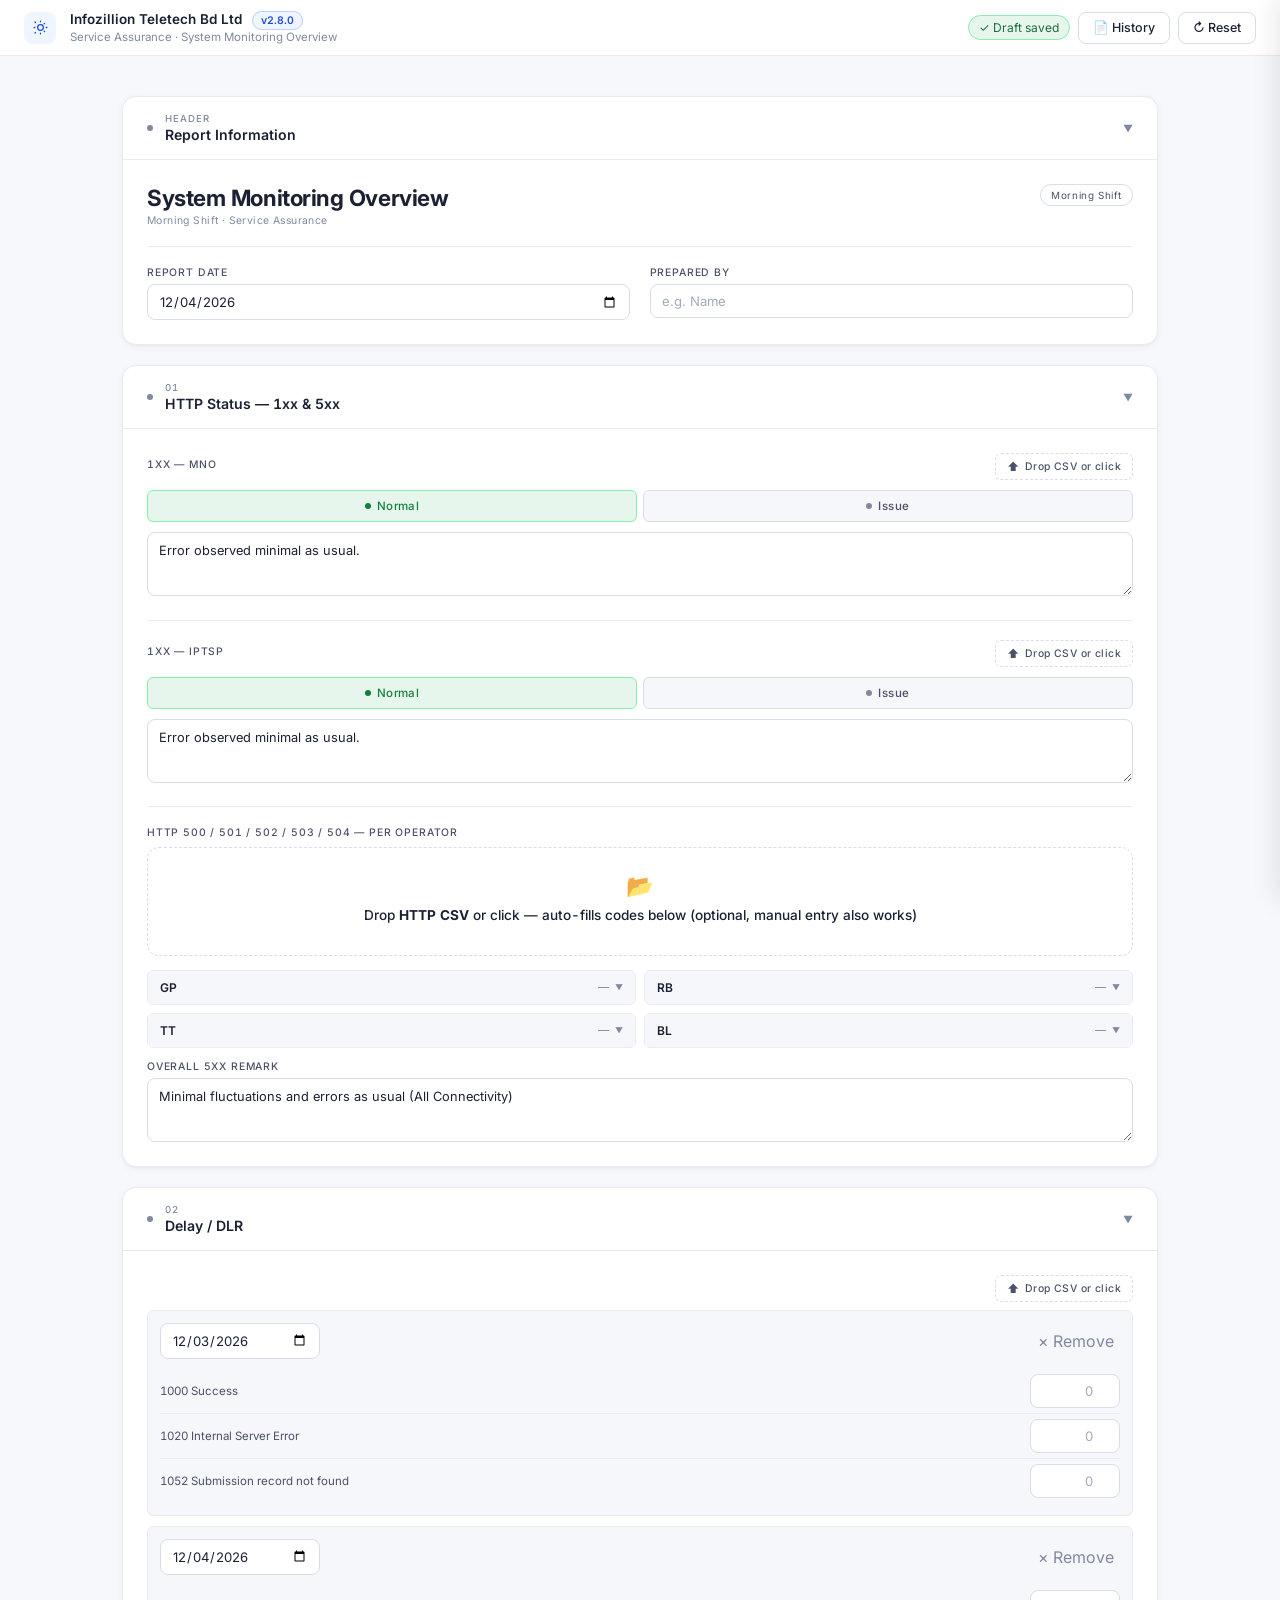
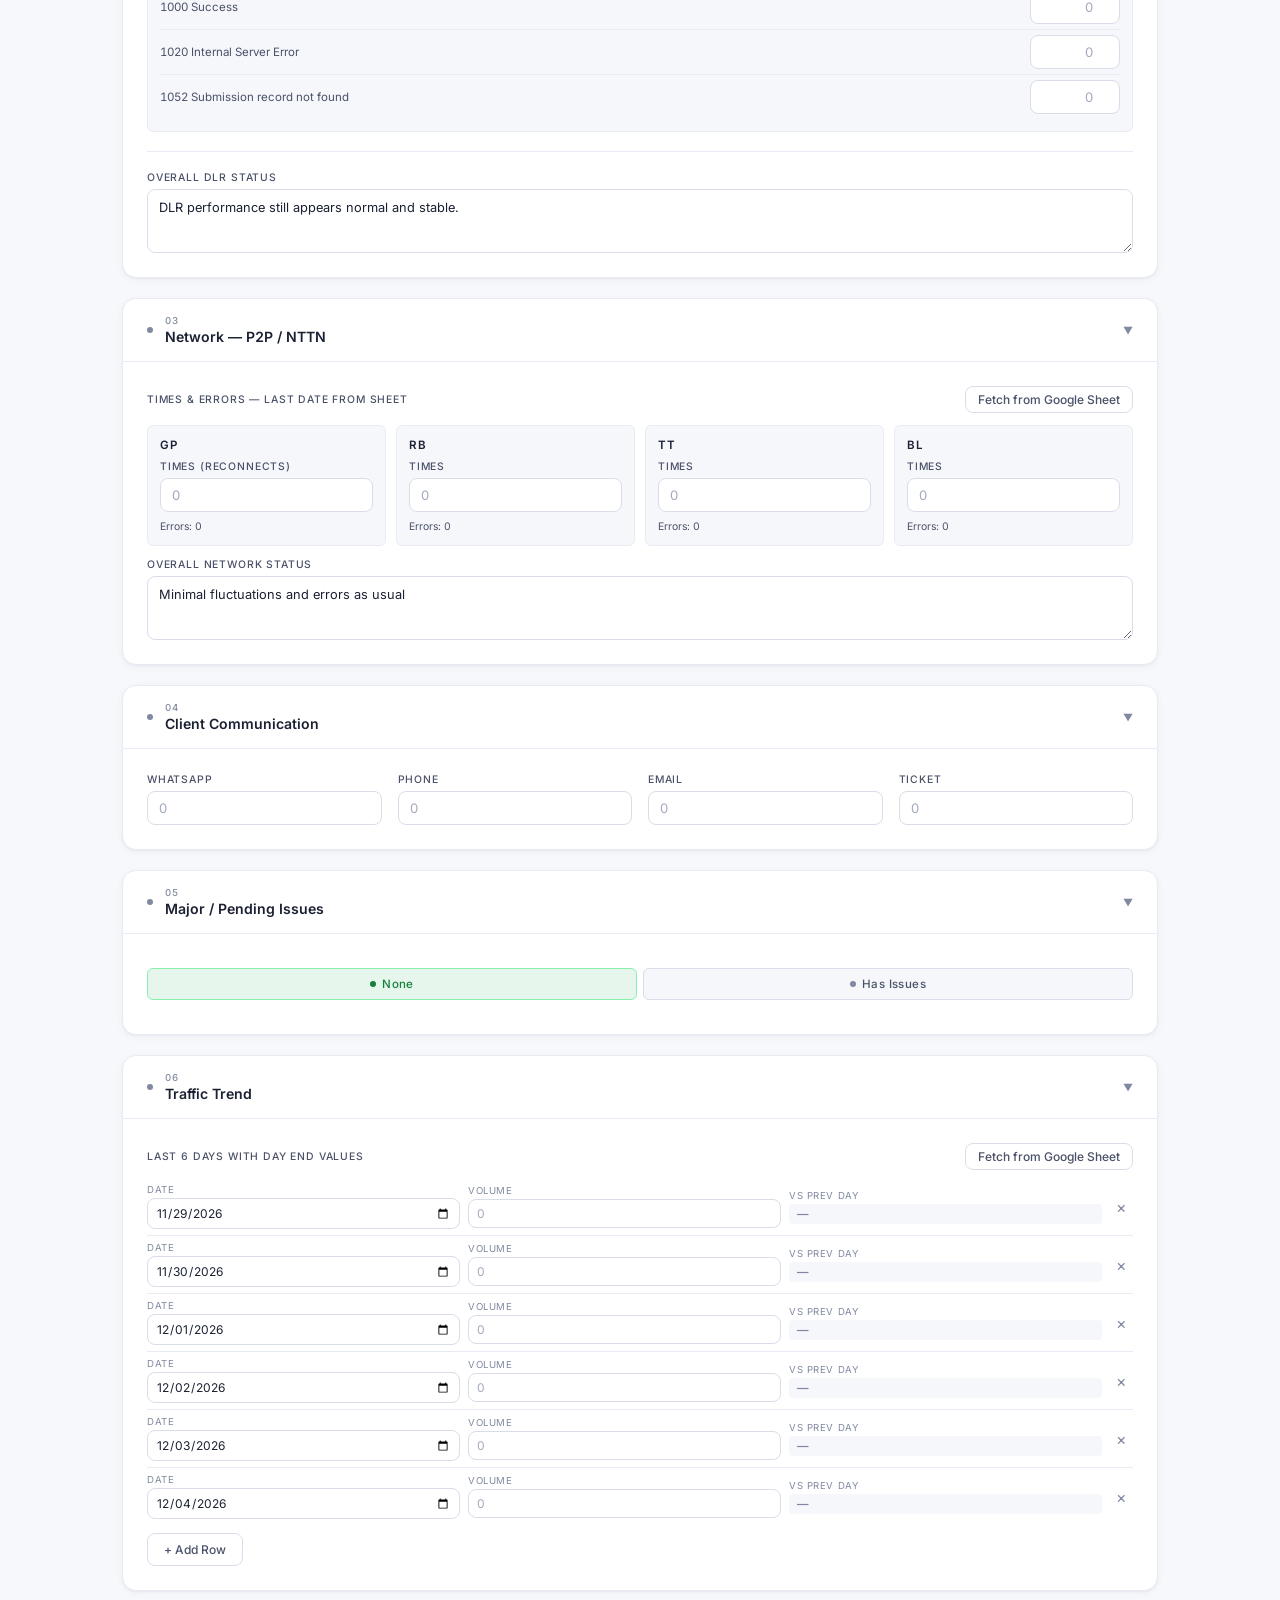
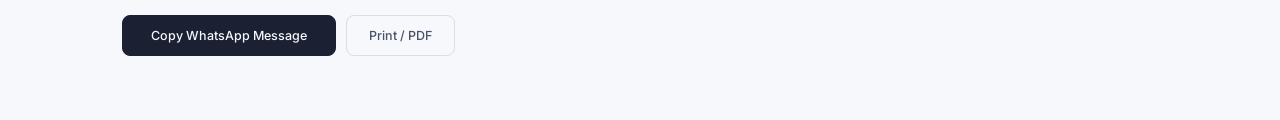
<file: morning_shift/index.html>
<!DOCTYPE html>
<html lang="en" class="hub-theme tool-morning">
<head>
  <meta charset="UTF-8">
  <meta name="viewport" content="width=device-width, initial-scale=1.0">
  <title>Morning Shift Report — Infozillion Teletech Bd Ltd</title>
  <link rel="stylesheet" href="style.css">

<!-- OpsHub integration: hide header instantly when loaded inside hub -->
<script>
(function(){
  if(window.location.search.includes('hub=1')||window.self!==window.top){
    document.documentElement.classList.add('in-hub');
  }
})();
</script>
<style>
.in-hub .unified-header,
.in-hub .site-header,
.in-hub .app-header,
.in-hub .app-bar,
.in-hub .page-header{
  display:none!important;
  height:0!important;
  overflow:hidden!important;
  margin:0!important;
  padding:0!important;
}
.in-hub .tab-nav{ top:0!important; }
.in-hub{ --topbar:0px!important; }
</style>
<link rel="preconnect" href="https://fonts.googleapis.com">
<link rel="preconnect" href="https://fonts.gstatic.com" crossorigin>
<link href="https://fonts.googleapis.com/css2?family=Inter:wght@400;500;600;700&display=swap" rel="stylesheet">
<link rel="icon" type="image/png" href="../assets/favicon.png">
<link rel="stylesheet" href="../assets/theme.css">
</head>
<body>

<!-- ── App Header ─────────────────────────────────────── -->
<header class="unified-header">
  <div class="uh-icon" style="background:#EFF6FF;border-color:#BDD0FD;color:#1D4ED8">
    <svg viewBox="0 0 24 24" fill="none" stroke="currentColor" stroke-width="1.8" stroke-linecap="round" stroke-linejoin="round"><path d="M12 3v1m0 16v1M4.22 4.22l.7.7m12.16 12.16.7.7M3 12h1m16 0h1M4.22 19.78l.7-.7m12.16-12.16.7-.7"/><circle cx="12" cy="12" r="4"/></svg>
  </div>
  <div class="uh-info">
    <div class="uh-title">Infozillion Teletech Bd Ltd <span class="uh-badge" style="background:#EFF6FF;border:1px solid #BDD0FD;color:#1D4ED8">v2.8.0</span></div>
    <div class="uh-sub">Service Assurance · System Monitoring Overview</div>
  </div>
  <div class="uh-actions">
    <div id="save-indicator" class="status-pill saved" style="opacity:0;transition:opacity .4s;font-size:12px;color:#1A6B3C">✓ Draft saved</div>
    <button class="uh-btn" onclick="openHistory()">&#128196; History</button>
    <button class="uh-btn" onclick="clearDraft()">&#8635; Reset</button>
  </div>
</header>

<!-- ── Main Wrap ──────────────────────────────────────── -->
<main class="wrap">

  <!-- §0 Report Header -->
  <div class="card report-header-card">
    <div class="card-header" data-collapse>
      <div class="card-header-left">
        <div class="card-icon"></div>
        <div>
          <div class="sec-num">HEADER</div>
          <div class="sec-title">Report Information</div>
        </div>
      </div>
      <span class="collapse-icon">▼</span>
    </div>
    <div class="card-body">
      <div class="report-meta">
        <div>
          <div class="report-meta-title">System Monitoring Overview</div>
          <div class="report-meta-sub">Morning Shift · Service Assurance</div>
        </div>
        <span class="shift-badge">Morning Shift</span>
      </div>
      <hr class="divider">
      <div class="row2">
        <div class="form-group">
          <label>Report Date</label>
          <input type="date" id="rep-date">
        </div>
        <div class="form-group">
          <label>Prepared By</label>
          <input type="text" id="rep-author" placeholder="e.g. Name">
        </div>
      </div>
    </div>
  </div>

  <!-- §1 HTTP Status -->
  <div class="card" id="card-http">
    <div class="card-header" data-collapse>
      <div class="card-header-left">
        <div class="card-icon"></div>
        <div>
          <div class="sec-num">01</div>
          <div class="sec-title">HTTP Status — 1xx &amp; 5xx</div>
        </div>
      </div>
      <span class="collapse-icon">▼</span>
    </div>
    <div class="card-body">

      <!-- 1xx MNO -->
      <div style="display:flex;justify-content:space-between;align-items:center;">
        <div class="sub-label">1xx — MNO</div>
        <div style="display:flex;align-items:center;gap:8px;">
          <div id="csv-mno-status" class="csv-status"></div>
          <div class="drop-zone" id="drop-mno" onclick="document.getElementById('csv-1xx-mno').click()" ondragover="handleDragOver(event,'drop-mno')" ondragleave="handleDragLeave('drop-mno')" ondrop="handleDrop(event,'csv-1xx-mno',parseMnoCsv)">
            <span class="drop-zone-icon">⬆</span><span class="drop-zone-text">Drop CSV or click</span>
            <input type="file" id="csv-1xx-mno" accept=".csv" onchange="parseMnoCsv(this)" style="display:none;">
          </div>
        </div>
      </div>
      <div class="toggle-row">
        <button id="tog-mno-ok"    class="tog ok"  onclick="setTog('mno','ok')">
          <span class="dot"></span> Normal
        </button>
        <button id="tog-mno-issue" class="tog"     onclick="setTog('mno','issue')">
          <span class="dot"></span> Issue
        </button>
      </div>
      <div id="det-mno-ok">
        <textarea id="txt-mno-ok">Error observed minimal as usual.</textarea>
      </div>
      <div id="det-mno-issue" style="display:none">
        <textarea id="txt-mno-issue" placeholder="MNO 1xx issue details…"></textarea>
      </div>

      <hr class="divider">

      <!-- 1xx IPTSP -->
      <div style="display:flex;justify-content:space-between;align-items:center;">
        <div class="sub-label">1xx — IPTSP</div>
        <div style="display:flex;align-items:center;gap:8px;">
          <div id="csv-iptsp-status" class="csv-status"></div>
          <div class="drop-zone" id="drop-iptsp" onclick="document.getElementById('csv-1xx-iptsp').click()" ondragover="handleDragOver(event,'drop-iptsp')" ondragleave="handleDragLeave('drop-iptsp')" ondrop="handleDrop(event,'csv-1xx-iptsp',parseIptspCsv)">
            <span class="drop-zone-icon">⬆</span><span class="drop-zone-text">Drop CSV or click</span>
            <input type="file" id="csv-1xx-iptsp" accept=".csv" onchange="parseIptspCsv(this)" style="display:none;">
          </div>
        </div>
      </div>
      <div class="toggle-row">
        <button id="tog-iptsp-ok"    class="tog ok"  onclick="setTog('iptsp','ok')">
          <span class="dot"></span> Normal
        </button>
        <button id="tog-iptsp-issue" class="tog"     onclick="setTog('iptsp','issue')">
          <span class="dot"></span> Issue
        </button>
      </div>
      <div id="det-iptsp-ok">
        <textarea id="txt-iptsp-ok">Error observed minimal as usual.</textarea>
      </div>
      <div id="det-iptsp-issue" style="display:none">
        <textarea id="txt-iptsp-issue" placeholder="IPTSP 1xx issue details…"></textarea>
      </div>

      <hr class="divider">

      <!-- 4xx/5xx HTTP -->
      <div style="display:flex;justify-content:space-between;align-items:center;">
        <div class="sub-label" style="margin:0;">HTTP 500 / 501 / 502 / 503 / 504 — Per Operator</div>
      </div>
      <div class="upload-zone" id="zone-http5xx" style="margin:8px 0 14px;">
        <input type="file" id="csv-http5xx" accept=".csv" onchange="parseHttp5xxCsv(this)">
        <div class="upload-zone__inner">
          <div class="upload-icon">📂</div>
          <div class="upload-label">Drop <strong>HTTP CSV</strong> or click — auto-fills codes below (optional, manual entry also works)</div>
          <div class="upload-status" id="csv-http5xx-status"></div>
        </div>
      </div>
      <div class="src-grid" id="http5xx-source-list"></div>

      <div class="form-group" style="margin-top:12px;">
        <label>Overall 5xx Remark</label>
        <textarea id="txt-5xx-overall">Minimal fluctuations and errors as usual (All Connectivity)</textarea>
      </div>
    </div>
  </div>

  <!-- §2 DLR / Delay -->
  <div class="card" id="card-dlr">
    <div class="card-header" data-collapse>
      <div class="card-header-left">
        <div class="card-icon"></div>
        <div>
          <div class="sec-num">02</div>
          <div class="sec-title">Delay / DLR</div>
        </div>
      </div>
      <span class="collapse-icon">▼</span>
    </div>
    <div class="card-body">
      <div style="display:flex;justify-content:space-between;align-items:center;margin-bottom:8px;">
        <span></span>
        <div style="display:flex;align-items:center;gap:8px;">
          <div id="csv-dlr-status" class="csv-status"></div>
          <div class="drop-zone" id="drop-dlr" onclick="document.getElementById('csv-dlr').click()" ondragover="handleDragOver(event,'drop-dlr')" ondragleave="handleDragLeave('drop-dlr')" ondrop="handleDrop(event,'csv-dlr',parseDlrCsv)">
            <span class="drop-zone-icon">⬆</span><span class="drop-zone-text">Drop CSV or click</span>
            <input type="file" id="csv-dlr" accept=".csv" onchange="parseDlrCsv(this)" style="display:none;">
          </div>
        </div>
      </div>
      <div id="dlr-dates" style="display:flex;flex-direction:column;gap:10px;"></div>
      <hr class="divider">
      <div class="form-group">
        <label>Overall DLR Status</label>
        <textarea id="dlr-overall">DLR performance still appears normal and stable.</textarea>
      </div>
    </div>
  </div>

  <!-- §3 Network -->
  <div class="card" id="card-network">
    <div class="card-header" data-collapse>
      <div class="card-header-left">
        <div class="card-icon"></div>
        <div>
          <div class="sec-num">03</div>
          <div class="sec-title">Network — P2P / NTTN</div>
        </div>
      </div>
      <span class="collapse-icon">▼</span>
    </div>
    <div class="card-body">
      <div style="display:flex;justify-content:space-between;align-items:center;margin-bottom:8px;">
        <span class="sub-label" style="margin:0;">Times & Errors — last date from Sheet</span>
        <button class="btn btn-ghost" id="fetch-network-btn" onclick="fetchNetworkFromSheet()" style="font-size:12px;padding:5px 12px;">
          Fetch from Google Sheet
        </button>
      </div>
      <div id="fetch-network-status" class="csv-status" style="margin-bottom:8px;"></div>
      <div class="op-grid">
        <div class="op-block">
          <div class="op-name">GP</div>
          <div class="form-group">
            <label>Times (reconnects)</label>
            <input type="number" class="net-times" data-op="GP" placeholder="0" min="0" oninput="scheduleAutoSave()">
          </div>
          <div class="op-5xx-total" style="margin-top:8px;">Errors: <span id="net-failed-GP">0</span></div>
        </div>
        <div class="op-block">
          <div class="op-name">RB</div>
          <div class="form-group">
            <label>Times</label>
            <input type="number" class="net-times" data-op="RB" placeholder="0" min="0" oninput="scheduleAutoSave()">
          </div>
          <div class="op-5xx-total" style="margin-top:8px;">Errors: <span id="net-failed-RB">0</span></div>
        </div>
        <div class="op-block">
          <div class="op-name">TT</div>
          <div class="form-group">
            <label>Times</label>
            <input type="number" class="net-times" data-op="TT" placeholder="0" min="0" oninput="scheduleAutoSave()">
          </div>
          <div class="op-5xx-total" style="margin-top:8px;">Errors: <span id="net-failed-TT">0</span></div>
        </div>
        <div class="op-block">
          <div class="op-name">BL</div>
          <div class="form-group">
            <label>Times</label>
            <input type="number" class="net-times" data-op="BL" placeholder="0" min="0" oninput="scheduleAutoSave()">
          </div>
          <div class="op-5xx-total" style="margin-top:8px;">Errors: <span id="net-failed-BL">0</span></div>
        </div>
      </div>
      <div class="form-group">
        <label>Overall Network Status</label>
        <textarea id="net-overall">Minimal fluctuations and errors as usual</textarea>
      </div>
    </div>
  </div>

  <!-- §4 Client Communication -->
  <div class="card" id="card-comms">
    <div class="card-header" data-collapse>
      <div class="card-header-left">
        <div class="card-icon"></div>
        <div>
          <div class="sec-num">04</div>
          <div class="sec-title">Client Communication</div>
        </div>
      </div>
      <span class="collapse-icon">▼</span>
    </div>
    <div class="card-body">
      <div class="row4">
        <div class="form-group">
          <label>WhatsApp</label>
          <input type="number" id="ch-wa" placeholder="0" min="0" oninput="scheduleAutoSave()">
        </div>
        <div class="form-group">
          <label>Phone</label>
          <input type="number" id="ch-ph" placeholder="0" min="0" oninput="scheduleAutoSave()">
        </div>
        <div class="form-group">
          <label>Email</label>
          <input type="number" id="ch-em" placeholder="0" min="0" oninput="scheduleAutoSave()">
        </div>
        <div class="form-group">
          <label>Ticket</label>
          <input type="number" id="ch-tk" placeholder="0" min="0" oninput="scheduleAutoSave()">
        </div>
      </div>
    </div>
  </div>

  <!-- §5 Major / Pending Issues -->
  <div class="card" id="card-issues">
    <div class="card-header" data-collapse>
      <div class="card-header-left">
        <div class="card-icon"></div>
        <div>
          <div class="sec-num">05</div>
          <div class="sec-title">Major / Pending Issues</div>
        </div>
      </div>
      <span class="collapse-icon">▼</span>
    </div>
    <div class="card-body">
      <div class="toggle-row">
        <button id="tog-issue-ok"    class="tog ok"  onclick="setTog('issue','ok')">
          <span class="dot"></span> None
        </button>
        <button id="tog-issue-issue" class="tog"     onclick="setTog('issue','issue')">
          <span class="dot"></span> Has Issues
        </button>
      </div>
      <div id="det-issue" style="display:none;">
        <div class="sub-label" style="margin-top:4px;">To-do / Pending Items</div>
        <div id="todo-list"></div>
        <button class="btn btn-ghost" onclick="addTodo()">+ Add Item</button>
      </div>
    </div>
  </div>

  <!-- §6 Traffic Trend -->
  <div class="card" id="card-traffic">
    <div class="card-header" data-collapse>
      <div class="card-header-left">
        <div class="card-icon"></div>
        <div>
          <div class="sec-num">06</div>
          <div class="sec-title">Traffic Trend</div>
        </div>
      </div>
      <span class="collapse-icon">▼</span>
    </div>
    <div class="card-body">
      <div style="display:flex;justify-content:space-between;align-items:center;margin-bottom:8px;">
        <span class="sub-label" style="margin:0;">Last 6 days with Day End values</span>
        <button class="btn btn-ghost" id="fetch-traffic-btn" onclick="fetchTrafficFromSheet()" style="font-size:12px;padding:5px 12px;">
          Fetch from Google Sheet
        </button>
      </div>
      <div id="fetch-traffic-status" class="csv-status" style="margin-bottom:8px;"></div>
      <div id="traffic-csv-fallback" style="display:none;margin-bottom:10px;">
        <label style="font-size:11px;font-weight:600;color:var(--text-2);display:block;margin-bottom:4px;">
          অথবা Traffic CSV সরাসরি upload করুন (Sheet থেকে Download → CSV)
        </label>
        <input type="file" accept=".csv" onchange="parseTrafficCsvUpload(this)">
      </div>
      <div id="traffic-list"></div>
      <button class="btn btn-ghost" onclick="addTrafficRow()" style="margin-top:8px;font-size:12px;">+ Add Row</button>
    </div>
  </div>

  <!-- Generate -->
  <div class="generate-section">
    <button id="copy-btn" class="btn btn-primary btn-generate" onclick="generateAndCopy()">
      Copy WhatsApp Message
    </button>
    <button class="btn btn-pdf btn-secondary" onclick="printReport()">
      Print / PDF
    </button>
  </div>

  <!-- Preview -->
  <div id="preview-section" style="display:none;">
    <div class="card">
      <div class="card-body">
        <div class="preview-header">
          <span class="preview-label">Preview</span>
          <button class="btn btn-ghost" onclick="navigator.clipboard.writeText(document.getElementById('preview').textContent).then(()=>showToast('Copied!'))">Copy again</button>
        </div>
        <pre class="preview-box" id="preview"></pre>
      </div>
    </div>
  </div>


  <!-- Footer -->
  </div>

</main>

<!-- ── History Panel ───────────────────────────────────── -->
<div class="history-overlay" id="history-overlay" onclick="closeHistory()"></div>
<div class="history-panel" id="history-panel">
  <div class="history-header">
    <span class="history-title">Report History</span>
    <button class="btn-icon-dark" onclick="closeHistory()">✕</button>
  </div>
  <div class="history-list" id="history-list"></div>
</div>

<script src="app.js"></script>
<script>
window.addEventListener("message", function(e) {
  if (e.data === "hide-header") {
    // Reset from hub
    if (e.data && e.data.type === 'reset-tool') {
      // Bypass confirm for hub reset, then reload to fresh state
      var orig = window.confirm;
      window.confirm = function() { return true; };
      if (typeof clearDraft === 'function') clearDraft();
      window.confirm = orig;
    }

    var h = document.querySelector(".app-header");
    if (h) h.style.display = "none";
  }
});
</script>

<!-- WA PREVIEW MODAL -->
<div id="wa-modal-overlay" style="display:none;position:fixed;inset:0;background:rgba(26,25,22,0.55);z-index:500;align-items:center;justify-content:center;backdrop-filter:blur(4px)">
  <div style="background:#fff;border-radius:16px;width:520px;max-width:94vw;max-height:88vh;display:flex;flex-direction:column;box-shadow:0 24px 64px rgba(0,0,0,0.18);border:1px solid #E2E0D8;overflow:hidden">
    <div style="display:flex;align-items:center;justify-content:space-between;padding:18px 22px;border-bottom:1px solid #E2E0D8;flex-shrink:0">
      <div>
        <div style="font-size:15px;font-weight:600;color:#1A1916;letter-spacing:-0.01em">Report Preview</div>
        <div style="font-family:'DM Mono',monospace;font-size:11px;color:#A8A69E;margin-top:2px">WhatsApp-ready format</div>
      </div>
      <button onclick="closeWaModal()" style="width:30px;height:30px;border-radius:7px;background:#F0EFE9;border:1px solid #E2E0D8;cursor:pointer;font-size:16px;color:#6B6860;display:flex;align-items:center;justify-content:center">×</button>
    </div>
    <div style="flex:1;overflow-y:auto;padding:20px 22px">
      <!-- WA bubble -->
      <div style="background:#E7FEDD;border-radius:12px 12px 4px 12px;padding:14px 16px;margin-bottom:16px">
        <pre id="wa-modal-content" style="font-family:'DM Mono','Courier New',monospace;font-size:12.5px;line-height:1.75;color:#1A1916;white-space:pre-wrap;word-break:break-word;margin:0"></pre>
      </div>
    </div>
    <div style="padding:14px 22px;border-top:1px solid #E2E0D8;display:flex;gap:10px;flex-shrink:0">
      <button id="wa-modal-copy-btn" onclick="copyFromModal()" style="flex:1;background:#1A1916;color:#fff;border:none;border-radius:9px;padding:11px;font-family:'DM Sans',sans-serif;font-size:14px;font-weight:600;cursor:pointer;transition:background 0.15s">Copy to Clipboard</button>
      <button onclick="closeWaModal()" style="padding:11px 18px;background:#F0EFE9;border:1px solid #E2E0D8;border-radius:9px;font-family:'DM Sans',sans-serif;font-size:14px;color:#6B6860;cursor:pointer">Close</button>
    </div>
  </div>
</div>

</body>
</html>
</file>
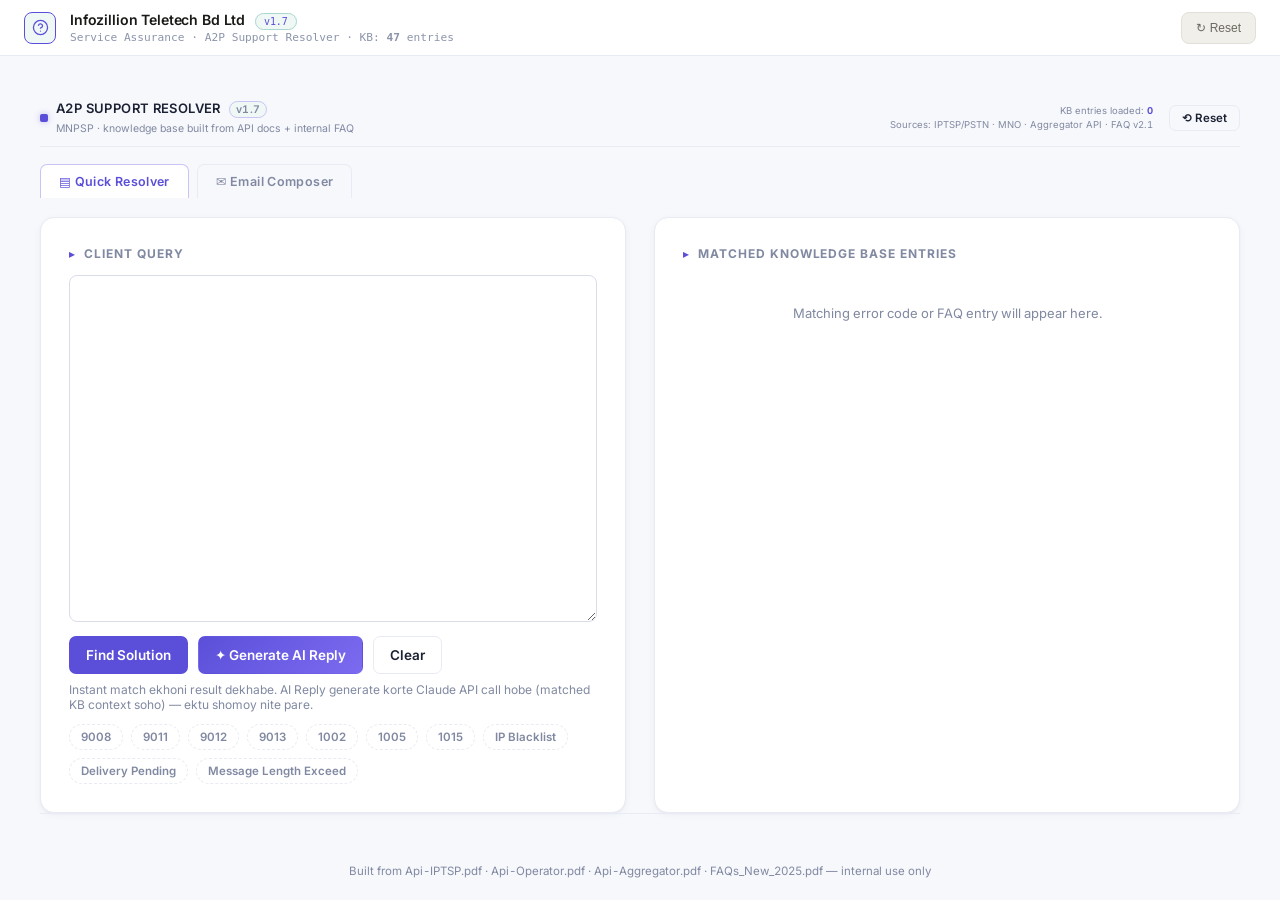
<file: support_resolver/index.html>
<!DOCTYPE html>
<html lang="en" class="hub-theme tool-support">
<head>
<meta charset="UTF-8">
<title>A2P Support Resolver</title>
<style>
  :root{
    --bg: #f3f5f8;
    --panel: #ffffff;
    --panel-2: #f7f9fc;
    --line: #dde3ec;
    --text: #1b2433;
    --muted: #64748b;
    --accent: #5B4FD9;
    --accent-dim: #a9d8d1;
    --warn: #b45309;
    --err: #c0362c;
    --mono: "IBM Plex Mono","SFMono-Regular",Consolas,monospace;
    --sans: "IBM Plex Sans","Segoe UI",system-ui,sans-serif;
  }
  *{box-sizing:border-box;}
  html, body{height:100%;}
  body{
    margin:0;
    background:
      radial-gradient(1400px 700px at 15% -10%, #eef6f4 0%, transparent 60%),
      radial-gradient(1000px 600px at 100% 0%, #eef2fb 0%, transparent 55%),
      var(--bg);
    color:var(--text);
    font-family:var(--sans);
    min-height:100vh;
    display:flex; flex-direction:column;
  }
  .wrap{max-width:100%; margin:0; padding:28px 40px 0; flex:1; display:flex; flex-direction:column;}

  header{
    display:flex; align-items:center; justify-content:space-between;
    border-bottom:1px solid var(--line); padding-bottom:10px; margin-bottom:16px;
    flex-wrap:wrap; gap:10px; width:100%;
  }
  .brand{display:flex; align-items:center; gap:8px;}
  .brand .dot{
    width:8px;height:8px;border-radius:2px;background:var(--accent);
    box-shadow:0 0 6px rgba(91,79,217,.35);
  }
  .brand h1{
    font-size:13px; letter-spacing:.03em; margin:0; font-weight:600;
    font-family:var(--mono); text-transform:uppercase;
  }
  .verbadge{
    font-family:var(--mono); font-size:9px; color:var(--accent);
    border:1px solid var(--accent-dim); background:#f0f8f6;
    padding:1px 6px; border-radius:20px; letter-spacing:.02em;
    text-transform:none; vertical-align:middle; margin-left:5px;
  }
  .brand span{color:var(--muted); font-size:10.5px; font-family:var(--mono);}
  .statusline{font-family:var(--mono); font-size:9.5px; color:var(--muted); text-align:right; line-height:1.5;}
  .statusline b{color:var(--accent);}

  .layout{display:grid; grid-template-columns: 1fr 1fr; gap:28px; flex:1;}
  @media (max-width:920px){ .layout{grid-template-columns:1fr;} }

  .card{
    background:linear-gradient(180deg, var(--panel), var(--panel-2));
    border:1px solid var(--line); border-radius:10px; padding:28px;
    display:flex; flex-direction:column; flex:1;
    box-shadow:0 1px 3px rgba(20,30,50,.06);
  }
  .card h2{
    font-family:var(--mono); font-size:12px; text-transform:uppercase;
    letter-spacing:.08em; color:var(--muted); margin:0 0 14px;
    display:flex; align-items:center; gap:8px;
  }
  .card h2::before{content:"▸"; color:var(--accent);}

  textarea{
    width:100%; min-height:260px; flex:1; resize:vertical;
    background:#fbfcfd; border:1px solid var(--line); border-radius:8px;
    color:var(--text); font-family:var(--sans); font-size:15px;
    padding:16px; line-height:1.6;
  }
  textarea:focus, select:focus, input:focus{outline:2px solid var(--accent); outline-offset:1px;}

  .row{display:flex; gap:10px; margin-top:14px; flex-wrap:wrap; align-items:center;}
  button{
    font-family:var(--sans); font-weight:600; font-size:13.5px;
    border-radius:7px; border:1px solid transparent; padding:10px 16px;
    cursor:pointer; transition:transform .06s ease, filter .15s ease;
  }
  button:active{transform:translateY(1px);}
  .btn-primary{background:var(--accent); color:#ffffff;}
  .btn-primary:hover{filter:brightness(1.1);}
  .btn-ghost{background:transparent; color:var(--text); border-color:var(--line);}
  .btn-ghost:hover{border-color:var(--accent); color:var(--accent); background:#f0f8f6;}
  .btn-ai{background:linear-gradient(135deg,#5B4FD9,#7C6BF0); color:#ffffff;}
  .btn-ai:hover{filter:brightness(1.06);}
  button:disabled{opacity:.5; cursor:not-allowed;}

  .hint{font-size:12px; color:var(--muted); margin-top:8px;}
  .chips{display:flex; gap:8px; flex-wrap:wrap; margin-top:12px;}
  .chip{
    font-family:var(--mono); font-size:11.5px; color:var(--muted);
    border:1px dashed var(--line); border-radius:20px; padding:5px 11px;
    cursor:pointer; background:transparent;
  }
  .chip:hover{color:var(--accent); border-color:var(--accent);}
  .vchip.active-chip{
    color:#fff; background:var(--accent); border-color:var(--accent); border-style:solid;
    font-weight:600;
  }

  #results{display:flex; flex-direction:column; gap:14px; flex:1;}

  .empty{color:var(--muted); font-size:13px; padding:30px 6px; text-align:center; font-family:var(--mono);}

  .result{
    background:var(--panel-2); border:1px solid var(--line); border-radius:9px;
    padding:14px 16px; position:relative;
  }
  .result.top{border-color:var(--accent-dim); box-shadow:0 0 0 1px rgba(91,79,217,.15) inset;}
  .r-head{display:flex; justify-content:space-between; align-items:flex-start; gap:10px; margin-bottom:8px;}
  .r-title{font-size:14.5px; font-weight:600; color:var(--text); line-height:1.35;}
  .r-meta{display:flex; gap:6px; flex-wrap:wrap; margin-top:6px;}
  .badge{
    font-family:var(--mono); font-size:10.5px; padding:2px 8px; border-radius:4px;
    border:1px solid var(--line); color:var(--muted);
  }
  .badge.code{color:var(--accent); border-color:var(--accent-dim);}
  .badge.score{color:var(--warn); border-color:#5a4322;}
  .r-reason{font-size:12.5px; color:var(--muted); margin:8px 0; line-height:1.5;}
  .r-reply{
    background:#fbfcfd; border:1px solid var(--line); border-radius:7px;
    padding:14px; font-size:14px; line-height:1.6; white-space:pre-wrap;
    font-family:var(--sans); color:#2a3648;
  }
  .r-actions{display:flex; gap:8px; margin-top:10px;}
  .r-actions button{padding:6px 12px; font-size:12px;}

  .ai-box{
    margin-top:16px; border:1px solid var(--accent-dim); border-radius:9px;
    background:linear-gradient(180deg, rgba(91,79,217,.06), transparent);
    padding:16px; display:none;
  }
  .ai-box.show{display:block;}
  .ai-box h3{
    margin:0 0 10px; font-family:var(--mono); font-size:11px; letter-spacing:.06em;
    color:var(--accent); text-transform:uppercase;
  }
  .ai-out{font-size:13.5px; line-height:1.6; white-space:pre-wrap; color:var(--text);}
  .spinner{
    display:inline-block; width:13px; height:13px; border-radius:50%;
    border:2px solid var(--line); border-top-color:var(--accent);
    animation:spin .7s linear infinite; margin-right:8px; vertical-align:-2px;
  }
  @keyframes spin{to{transform:rotate(360deg);}}

  .footnote{
    margin-top:auto; padding-top:50px; padding-bottom:22px;
    font-size:11.5px; color:var(--muted); font-family:var(--mono); text-align:center;
    border-top:1px solid var(--line);
  }
  .footnote a{color:var(--accent); text-decoration:none;}

  .tabbar{display:flex; gap:8px; margin-bottom:20px;}
  .tabbtn{
    font-family:var(--mono); font-size:12.5px; letter-spacing:.03em;
    background:transparent; border:1px solid var(--line); color:var(--muted);
    padding:9px 18px; border-radius:7px 7px 0 0; cursor:pointer; border-bottom:none;
    position:relative; top:1px;
  }
  .tabbtn.active{color:var(--accent); border-color:var(--accent-dim); background:var(--panel);}
  .view{display:none; flex:1;}
  .view.active{display:flex; flex-direction:column; flex:1;}

  .field-row{display:flex; gap:12px; margin-top:12px; flex-wrap:wrap;}
  .field{flex:1; min-width:180px;}
  .field label{display:block; font-size:11px; color:var(--muted); font-family:var(--mono); margin-bottom:6px; text-transform:uppercase; letter-spacing:.04em;}
  select, input[type="text"], input[type="date"]{
    width:100%; background:#fbfcfd; border:1px solid var(--line); border-radius:7px;
    color:var(--text); font-family:var(--sans); font-size:13px; padding:9px 10px;
    height:38px; box-sizing:border-box; line-height:1.2;
  }

  .timegroup{
    border:1px solid var(--line); border-radius:9px; padding:14px 16px 4px;
    margin-top:16px; background:var(--panel-2);
  }
  .timegroup-label{
    font-family:var(--mono); font-size:11px; color:var(--accent); text-transform:uppercase;
    letter-spacing:.06em; margin-bottom:2px; font-weight:600;
  }

  .email-out{display:grid; grid-template-columns:1fr; gap:14px; margin-top:16px;}
  .email-field{background:var(--panel-2); border:1px solid var(--line); border-radius:8px; padding:14px 16px;}
  .email-field .lbl{font-family:var(--mono); font-size:10.5px; color:var(--accent); text-transform:uppercase; letter-spacing:.06em; margin-bottom:8px; display:flex; justify-content:space-between; align-items:center;}
  .email-field .val{font-size:13.5px; line-height:1.6; white-space:pre-wrap; color:#2a3648;}
  .mini-copy{font-family:var(--mono); font-size:10.5px; background:transparent; border:1px solid var(--line); color:var(--muted); padding:3px 9px; border-radius:5px; cursor:pointer;}
  .mini-copy:hover{color:var(--accent); border-color:var(--accent);}

  .subtabbar{display:flex; gap:8px; margin-bottom:16px;}
  .subtabbtn{
    font-family:var(--sans); font-size:13px; font-weight:600;
    background:transparent; border:1px solid var(--line); color:var(--muted);
    padding:8px 16px; border-radius:20px; cursor:pointer;
  }
  .subtabbtn.active{color:#fff; background:var(--accent); border-color:var(--accent);}
  .emode{display:none;}
  .emode.active{display:block;}

  .timeselect{display:flex; align-items:center; gap:4px;}
  .timeselect select{width:auto; min-width:60px; padding:9px 6px; text-align:center; height:38px;}
  .timeselect select#actStartAmpm, .timeselect select#actEndAmpm,
  .timeselect select#downStartAmpm, .timeselect select#downEndAmpm{min-width:64px;}
  .timeselect span{color:var(--muted); font-family:var(--mono);}

  .toast{
    position:fixed; bottom:22px; left:50%; transform:translateX(-50%);
    background:var(--accent); color:#ffffff; padding:9px 18px; border-radius:7px;
    font-size:13px; font-weight:600; opacity:0; pointer-events:none;
    box-shadow:0 4px 14px rgba(0,0,0,.15);
    transition:opacity .2s ease, transform .2s ease;
  }
  .toast.show{opacity:1; transform:translateX(-50%) translateY(-6px);}
</style>

<!-- OpsHub integration -->
<script>
(function(){
  if(window.self !== window.top){
    document.documentElement.classList.add('in-hub');
  }
})();
</script>
<style>
.in-hub .unified-header,
.in-hub header { display:none!important; height:0!important; overflow:hidden!important; margin:0!important; padding:0!important; }
.in-hub { --topbar:0px!important; }
.hub-hidden { display:none!important; height:0!important; }
</style>
<link rel="preconnect" href="https://fonts.googleapis.com">
<link rel="preconnect" href="https://fonts.gstatic.com" crossorigin>
<link href="https://fonts.googleapis.com/css2?family=Inter:wght@400;500;600;700&display=swap" rel="stylesheet">
<link rel="icon" type="image/png" href="../assets/favicon.png">
<link rel="stylesheet" href="../assets/theme.css">
</head>
<body>
<header class="unified-header">
  <div class="uh-icon" style="background:#F0F8F6;border-color:#A9D8D1;color:#5B4FD9;width:32px;height:32px;border-radius:8px;display:flex;align-items:center;justify-content:center;border:1px solid;flex-shrink:0">
    <svg width="17" height="17" viewBox="0 0 24 24" fill="none" stroke="currentColor" stroke-width="1.8" stroke-linecap="round" stroke-linejoin="round"><circle cx="12" cy="12" r="10"/><path d="M9.09 9a3 3 0 0 1 5.83 1c0 2-3 3-3 3"/><path d="M12 17h.01"/></svg>
  </div>
  <div class="uh-info" style="flex:1;min-width:0">
    <div class="uh-title" style="font-size:0.88rem;font-weight:600;color:#1A1916;letter-spacing:-0.01em">Infozillion Teletech Bd Ltd <span style="font-family:'DM Mono',monospace;font-size:10px;font-weight:500;padding:2px 8px;border-radius:20px;background:#F0F8F6;border:1px solid #A9D8D1;color:#5B4FD9;vertical-align:middle;margin-left:6px">v1.7</span></div>
    <div class="uh-sub" style="font-size:0.7rem;color:#8b94aa;font-family:'DM Mono',monospace;margin-top:1px">Service Assurance · A2P Support Resolver · KB: <b id="kbCount">0</b> entries</div>
  </div>
  <div class="uh-actions" style="display:flex;align-items:center;gap:8px;margin-left:auto;flex-shrink:0">
    <button onclick="resetAll()" style="display:flex;align-items:center;gap:6px;height:32px;padding:0 14px;background:#F0EFE9;border:1px solid #E2E0D8;border-radius:8px;cursor:pointer;font-size:0.75rem;color:#6B6860;font-family:'DM Sans',sans-serif;font-weight:500;white-space:nowrap;transition:all 0.15s">&#8635; Reset</button>
  </div>
</header>
<style>
.unified-header{display:flex;align-items:center;gap:14px;background:#fff;padding:0 24px;height:56px;position:sticky;top:0;z-index:200;border-bottom:1px solid #E2E0D8;box-shadow:0 1px 3px rgba(0,0,0,0.06);flex-shrink:0}
</style>
<div class="wrap">

  <header>
    <div class="brand">
      <div class="dot"></div>
      <div>
        <h1>A2P Support Resolver <span class="verbadge">v1.7</span></h1>
        <span>MNPSP · knowledge base built from API docs + internal FAQ</span>
      </div>
    </div>
    <div style="display:flex; align-items:center; gap:16px;">
      <div class="statusline">
        KB entries loaded: <b id="kbCount">0</b><br>
        Sources: IPTSP/PSTN · MNO · Aggregator API · FAQ v2.1
      </div>
      <button class="btn-ghost" style="padding:5px 12px; font-size:11.5px;" onclick="resetApp()" title="Reset everything">⟲ Reset</button>
    </div>
  </header>

  <div class="tabbar">
    <button class="tabbtn active" id="tabBtnResolver" onclick="switchTab('resolver')">▤ Quick Resolver</button>
    <button class="tabbtn" id="tabBtnEmail" onclick="switchTab('email')">✉ Email Composer</button>
  </div>

  <div class="view active" id="resolverView">
  <div class="layout">

    <!-- LEFT: INPUT -->
    <div class="card">
      <h2>Client Query</h2>
      <textarea id="query" placeholder=""></textarea>
      <div class="row">
        <button class="btn-primary" onclick="findSolution()">Find Solution</button>
        <button class="btn-ai" onclick="generateAIReply()">✦ Generate AI Reply</button>
        <button class="btn-ghost" onclick="clearAll()">Clear</button>
      </div>
      <div class="hint">Instant match ekhoni result dekhabe. AI Reply generate korte Claude API call hobe (matched KB context soho) — ektu shomoy nite pare.</div>

      <div class="chips" id="quickChips"></div>

      <div class="ai-box" id="aiBox">
        <h3>AI-generated reply</h3>
        <div class="ai-out" id="aiOut"></div>
        <div class="r-actions">
          <button class="btn-ghost" onclick="copyText('aiOut')">Copy reply</button>
        </div>
      </div>
    </div>

    <!-- RIGHT: RESULTS -->
    <div class="card">
      <h2>Matched Knowledge Base Entries</h2>
      <div id="results"><div class="empty">Matching error code or FAQ entry will appear here.</div></div>
    </div>

  </div>
  </div><!-- /resolverView -->

  <div class="view" id="emailView">
    <div class="subtabbar">
      <button class="subtabbtn active" id="subtabGeneral" onclick="switchEmailMode('general')">General Compose</button>
      <button class="subtabbtn" id="subtabMaint" onclick="switchEmailMode('maintenance')">🛠 Maintenance Notice</button>
    </div>

    <div class="emode active" id="generalEmailPanel">
    <div class="card">
      <h2>Compose / Reply to Email</h2>
      <textarea id="emailInput" placeholder=""></textarea></textarea>

      <div class="field-row">
        <div class="field">
          <label>Mail Type</label>
          <select id="emailType">
            <option value="reply">Reply to client / aggregator</option>
            <option value="new">New outgoing mail</option>
            <option value="escalation">Escalation to MNO/IPTSP</option>
            <option value="followup">Follow-up / reminder</option>
          </select>
        </div>
        <div class="field">
          <label>Tone</label>
          <select id="emailTone">
            <option value="standard">Standard / professional</option>
            <option value="urgent">Urgent — needs quick action</option>
            <option value="apologetic">Apologetic — our-side delay/issue</option>
            <option value="firm">Firm — repeated unresolved issue</option>
          </select>
        </div>
        <div class="field">
          <label>Your Name (for signature)</label>
          <input type="text" id="emailName" placeholder="e.g. Name" />
        </div>
      </div>

      <div class="row">
        <button class="btn-ai" onclick="generateEmailDraft()">✦ Draft Email</button>
        <button class="btn-ghost" onclick="clearEmail()">Clear</button>
      </div>
      <div class="hint">KB context (error codes/FAQ) automatically use hobe jodi query-te relevant kichu thake — jate mail-er content accurate hoy.</div>

      <div class="email-out" id="emailOutWrap" style="display:none;">
        <div class="email-field">
          <div class="lbl">Subject <button class="mini-copy" onclick="copyPlain('emailSubject')">Copy</button></div>
          <div class="val" id="emailSubject"></div>
        </div>
        <div class="email-field">
          <div class="lbl">Body <button class="mini-copy" onclick="copyPlain('emailBody')">Copy</button></div>
          <div class="val" id="emailBody"></div>
        </div>
      </div>
      <div id="emailLoading" style="display:none; margin-top:14px; font-size:13px; color:var(--muted);"><span class="spinner"></span>Drafting email...</div>
    </div>
    </div><!-- /generalEmailPanel -->

    <div class="emode" id="maintenancePanel">
    <div class="card">
      <h2>MNO Maintenance Notification — Generate 3 Notices at Once</h2>

      <div class="field-row">
        <div class="field">
          <label>MNO</label>
          <select id="maintMno">
            <option value="Grameenphone">Grameenphone</option>
            <option value="Robi">Robi</option>
            <option value="Banglalink">Banglalink</option>
            <option value="Teletalk">Teletalk</option>
          </select>
        </div>
        <div class="field">
          <label>Date</label>
          <input type="date" id="maintDate" />
        </div>
        <div class="field">
          <label>Your Name (for signature)</label>
          <input type="text" id="maintName" placeholder="e.g. Name" />
        </div>
      </div>

      <div class="timegroup">
        <div class="timegroup-label">Activity Window</div>
        <div class="field-row">
          <div class="field">
            <label>Start</label>
            <div class="timeselect">
              <select id="actStartHour"></select><span>:</span><select id="actStartMin"></select><select id="actStartAmpm"></select>
            </div>
          </div>
          <div class="field">
            <label>End</label>
            <div class="timeselect">
              <select id="actEndHour"></select><span>:</span><select id="actEndMin"></select><select id="actEndAmpm"></select>
            </div>
          </div>
        </div>
      </div>

      <div class="timegroup">
        <div class="timegroup-label">Downtime</div>
        <div class="field-row">
          <div class="field">
            <label>Start</label>
            <div class="timeselect">
              <select id="downStartHour"></select><span>:</span><select id="downStartMin"></select><select id="downStartAmpm"></select>
            </div>
          </div>
          <div class="field">
            <label>End</label>
            <div class="timeselect">
              <select id="downEndHour"></select><span>:</span><select id="downEndMin"></select><select id="downEndAmpm"></select>
            </div>
          </div>
        </div>
      </div>

      <div class="row">
        <button class="btn-primary" onclick="generateMaintenanceNotice()">Generate 3 Notices</button>
        <button class="btn-ghost" onclick="clearMaintenance()">Clear</button>
      </div>

      <div id="maintOutWrap" style="display:none; margin-top:20px;">
        <div class="email-field" style="margin-bottom:14px;">
          <div class="lbl">Client — Subject <button class="mini-copy" onclick="copyPlain('maintClientSubject')">Copy</button></div>
          <div class="val" id="maintClientSubject"></div>
        </div>
        <div class="email-field">
          <div class="lbl">Client — Body <button class="mini-copy" onclick="copyPlain('maintClientBody')">Copy</button></div>
          <div class="val" id="maintClientBody"></div>
        </div>

        <div class="email-field" style="margin-top:20px; margin-bottom:14px;">
          <div class="lbl">Tirzok (Internal) — Subject <button class="mini-copy" onclick="copyPlain('maintTirzokSubject')">Copy</button></div>
          <div class="val" id="maintTirzokSubject"></div>
        </div>
        <div class="email-field">
          <div class="lbl">Tirzok (Internal) — Body <button class="mini-copy" onclick="copyPlain('maintTirzokBody')">Copy</button></div>
          <div class="val" id="maintTirzokBody"></div>
        </div>

        <div class="email-field" style="margin-top:20px;">
          <div class="lbl">WhatsApp — Aggregators <button class="mini-copy" onclick="copyPlain('maintWhatsapp')">Copy</button></div>
          <div class="val" id="maintWhatsapp"></div>
        </div>
      </div>
    </div>

    <div class="card" style="margin-top:22px;">
      <h2>POC Reply — When MNO Asks for Our Point of Contact</h2>
      <div class="field-row">
        <div class="field">
          <label>Your Name (for signature)</label>
          <input type="text" id="pocName" placeholder="e.g. Name" />
        </div>
      </div>
      <div class="row">
        <button class="btn-primary" onclick="generatePocReply()">Generate POC Reply</button>
      </div>

      <div class="email-out" id="pocOutWrap" style="display:none;">
        <div class="email-field">
          <div class="lbl">Subject <button class="mini-copy" onclick="copyPlain('pocSubject')">Copy</button></div>
          <div class="val" id="pocSubject"></div>
        </div>
        <div class="email-field">
          <div class="lbl">Body <button class="mini-copy" onclick="copyPlain('pocBody')">Copy</button></div>
          <div class="val" id="pocBody"></div>
        </div>
      </div>
    </div>
    </div><!-- /maintenancePanel -->
  </div>

  <div class="footnote">Built from Api-IPTSP.pdf · Api-Operator.pdf · Api-Aggregator.pdf · FAQs_New_2025.pdf — internal use only</div>
</div>

<div class="toast" id="toast">Copied</div>

<script>
/* ============================================================
   KNOWLEDGE BASE
   Extracted from: IPTSP/PSTN API doc, MNO/ANS API doc,
   Aggregator API doc, and MNPSP internal FAQ (v2.1)
   ============================================================ */

const CODE_MAP_ANS = {
  "1000":"Success","1001":"IP Blacklist","1002":"Invalid Username","1003":"Invalid Password",
  "1004":"Parameter missing","1005":"Invalid Parameter","1006":"CLI/Masking Invalid","1007":"Account Barred",
  "1008":"Insufficient Balance","1009":"DND User","1010":"Invalid MSISDN","1011":"Duplicate Transaction ID",
  "1012":"Message length exceed","1013":"No Request found","1014":"Delivery pending","1015":"TPS Limit Exceeded",
  "1016":"Number Barred","1017":"API is not allowed for user","1018":"No Live Campaign","1019":"Messagebody Invalid",
  "1020":"Internal Server Error","1021":"CLI/Masking Already Exists","1050":"Allowed campaigns limit exceeded",
  "1051":"Allowed SMS quota is completed","1052":"Submission record not found","1053":"Invalid Transaction Id",
  "1054":"MSISDN Limit Exceeded","1429":"Too Many Requests"
};

const CODE_MAP_A2P = {
  "9000":"Request successful!","9001":"Required field missing!","9002":"Client credentials mismatch!",
  "9003":"Out of balance!","9004":"Insufficient balance!","9005":"Client not found!","9006":"Invalid source IP!",
  "9007":"Invalid bill MSISDN!","9008":"Invalid CLI!","9009":"Missing destination MSISDN!",
  "9010":"Max limit for destination MSISDN exceeds!","9011":"MNO server failure!","9012":"Dipping failure!",
  "9013":"Invalid Content!","9014":"Invalid keyword!","9015":"DND server failure!",
  "9016":"Invalid check delivery request!","9017":"Invalid check balance request!","9018":"Invalid check CLI request!",
  "9019":"Invalid transaction type!","9020":"Invalid message type!","9099":"Server failure!"
};

const KB = [
  {
    id:1, cat:"error", codes:[], title:"Account Temporarily Barred (Insufficient Balance)",
    keywords:["account barred","temporarily barred","prepaid barred","top up","refill"],
    reason:"Aggregator's prepaid account on the A2P SMS Hub is temporarily barred due to insufficient balance.",
    reply:"Dear Concerned,\n\nYour prepaid account on the A2P SMS Hub is temporarily barred due to insufficient balance. Please refill it. For further details, please get in touch with your account manager."
  },
  {
    id:2, cat:"error", codes:[], title:"IPTSP Did Not Call DLR Webhook",
    keywords:["dlr not received","delivery status blank","deliverystatus null","no dlr","iptsp dlr"],
    reason:"deliveryStatus returns empty/placeholder (e.g. '8801978161460-') because the IPTSP did not push DLR status back to A2P SMS Hub.",
    reply:"Dear Concerned,\n\nFor this request, IPTSP did not push DLR status in A2P SMS Hub.\n\n— OR —\n\nAfter investigating we found that ADN did not push DLR status in A2P SMS Hub for this request. Please contact ADN with ansTxnId = <insert ansTxnId>."
  },
  {
    id:3, cat:"error", codes:["9003","9004"], title:"9003/9004 — Out of Balance! / Insufficient Balance!",
    keywords:["out of balance","insufficient balance","barred low balance","9003","9004"],
    reason:"Aggregator account balance is less than 0/minimum required, or not enough to process all requested destination numbers.",
    reply:"Dear Concerned,\n\nWe are observing that a lot of your API calls are failing due to insufficient balance. Please check.\n\nIssue duration: <date/time> - Till now\nError: 9003/9004 (Out of balance / Insufficient balance) - <hit count>+ hits"
  },
  {
    id:4, cat:"error", codes:["9005"], title:"9005 — Client Not Found!",
    keywords:["client not found","9005","api key mismatch","wrong api key"],
    reason:"The apiKey used in the Send SMS API call does not match the aggregator's actual API key, often due to using the wrong environment's key.",
    reply:"Dear Concerned,\n\nError code 9005 (Client Not Found) indicates that the API Key used to call the Send SMS API might not match your actual API Key. Kindly retrieve your actual API Key from your user portal (https://myportal.mnpspbd.com) and try again. Also check the POST URL for sending SMS API calls. Note that Production (live) and Staging (test) platform POST URL and API key are different."
  },
  {
    id:5, cat:"error", codes:["9007"], title:"9007 — Invalid Bill-MSISDN!",
    keywords:["invalid bill msisdn","9007","wrong url mno iptsp"],
    reason:"Send SMS API call was made to IPTSP using the MNO URL (or vice versa), or the billMsisdn was not found in the registered list.",
    reply:"Dear Concerned,\n\nThis URL is designated for ANS-type MNO. Please select the IPTSP URL for this request."
  },
  {
    id:6, cat:"error", codes:["9008"], title:"9008 — Invalid CLI! (not registered / mismatched / spelling)",
    keywords:["invalid cli","9008","cli not registered","cli spelling mistake","cli mismatch"],
    reason:"Reason 1: CLI not registered under the given bill MSISDN.\nReason 2: For IPTSP, billMsisdn and CLI number must be the same — they differ.\nReason 3: CLI has a spelling mistake vs. the registered CLI.",
    reply:"Dear Concerned,\n\nThis CLI \"<CLI>\" is not registered under the bill MSISDN \"<billMsisdn>\".\n\n[If billMsisdn/CLI mismatch for IPTSP:] Please check your requested CLI. Note that, Bill-MSISDN and CLI number should be the same for IPTSP.\n\n[If spelling mistake:] FYI, please verify the spelling of your requested CLI. We checked and found that a CLI, \"<correct CLI>\" is registered under the bill MSISDN \"<billMsisdn>\"."
  },
  {
    id:7, cat:"error", codes:["9011"], title:"9011 — MNO Server Failure! (Banglalink — firewall filtering content)",
    keywords:["mno server failure","9011","banglalink firewall","banglalink server failure"],
    reason:"Unsupported form 'Content-Type: text/html' or a critical 5xx error from Banglalink. Often SMS content is being filtered by their firewall. Two phrasing options available — pick either.",
    variants:[
      {label:"Option 1", text:"Dear concerned,\n\nAfter reviewing your shared log, we identified a service degradation from Banglalink. A possible reason for this issue is that Banglalink might be rejecting your SMS content through their firewall. If possible, please share the actual SMS Content so we can pass it along to Banglalink for troubleshooting. You can also contact them directly."},
      {label:"Option 2", text:"Dear concerned,\n\nUpon review of the provided log, we have identified a service degradation originating from Banglalink. A plausible explanation for this issue is that Banglalink may be filtering or rejecting your SMS content via their firewall. If feasible, kindly share the actual SMS content with us so that we may forward it to Banglalink for further troubleshooting. You may also contact them directly."}
    ]
  },
  {
    id:46, cat:"error", codes:["9011"], title:"9011 — MNO Server Failure! (Non-Banglalink, e.g. Robi)",
    keywords:["mno server failure","9011","robi server failure","robi malformed","non banglalink"],
    reason:"Check ELK logs first to confirm current status, then pick the matching reply — Ongoing (issue still under investigation) or Resolved (service verified working again).",
    variants:[
      {label:"Issue Ongoing", text:"Dear concerned,\n\nRegarding your request, we noticed that {MNO} responded with an unsupported or malformed format. We have already addressed the issue with {MNO} and are in ongoing communication. We will inform you as soon as we receive more updates."},
      {label:"Issue Resolved", text:"Dear concerned,\n\nWe observed an A2P SMS service degradation for {MNO} at the specified timestamp. The service appears to be functioning properly now. Please inform us if you encounter any additional issues."}
    ]
  },
  {
    id:47, cat:"error", codes:[], title:"9000 — Check Balance Success but availableBalance = 0",
    keywords:["availablebalance 0","check balance zero","balance 0","available balance 0","zero balance","check balance api"],
    reason:"Check Balance API returned a successful response (9000 from A2P Hub, 1000 from ANS), but the availableBalance field shows 0 — needs verification directly with the ANS/operator end.",
    reply:"Dear Concerned,\n\nYou have received a successful response for the Check Balance API call. In the response, the \"availableBalance\": \"0\" value was returned from ANS (operator end). We kindly request that you contact the ANS point of contact (POC) to verify the available balance and investigate the issue further.\n\nThank you."
  },
  {
    id:8, cat:"error", codes:["9012"], title:"9012 — Dipping Failure!",
    keywords:["dipping failure","9012","12 digit msisdn","invalid digit count"],
    reason:"MSISDN provided has fewer/more digits than the required 13 (e.g. 12-digit number).",
    reply:"Dear Concerned,\n\nDue to invalid MSISDN you have got 9012 (Dipping Failure). You were trying to send an SMS request with #12# digits (Sample: #880161781333#) at that time. It should be 13 digits."
  },
  {
    id:9, cat:"error", codes:["9013"], title:"9013 — Invalid Content! / Invalid API Calls!",
    keywords:["invalid content","9013","content mismatch","campaign content"],
    reason:"Either a high volume of invalid API calls, or the sent SMS content does not match the content approved for that campaign ID.",
    reply:"Dear Concerned,\n\nWe are observing a lot of Invalid API calls from your end. Please look into the issue and rectify it.\nIssue duration: <date> - Till now | Error: 9013 (Invalid content!) - <hits>+ hits\n\n— OR (content mismatch) —\n\nUpon investigation, we found that the SMS content you sent does not match the approved content for this campaign ID. Please refer to the attached screenshot for reference."
  },
  {
    id:10, cat:"error", codes:["9016"], title:"9016 — Invalid Check Delivery! (missing billMsisdn)",
    keywords:["invalid check delivery","9016","billmsisdn missing"],
    reason:"The billMsisdn field is missing in the Check Delivery API call — it's mandatory. Also, the Send SMS serverTxnId must be used as reference.",
    reply:"Dear Concerned,\n\nAfter investigation, we found that the Bill MSISDN field is missing in your Check Delivery API call. This field is mandatory. Also, please use the Send SMS Server Transaction ID that you want to check the DLR for."
  },
  {
    id:11, cat:"error", codes:["9016"], title:"9016 — Invalid Check Delivery! (checked too soon)",
    keywords:["invalid check delivery too early","9016 timing","check delivery within 10 minutes"],
    reason:"Check Delivery was called less than 10 minutes after sending the SMS. Recommended to wait at least 10 minutes for an accurate delivery status.",
    reply:"Dear Concerned,\n\nAfter our investigation, we observed that your SMS was sent at <time>, while the Check Delivery API was called at <time>. To obtain the most accurate delivery status for both promotional and transactional SMS, we recommend invoking the Check Delivery API at least 10 minutes after submitting the SMS. Calling it earlier may return \"Invalid Check Delivery Request\", as experienced in this case."
  },
  {
    id:12, cat:"error", codes:["1001"], title:"1001 — IP Blacklist!",
    keywords:["ip blacklist","1001"],
    reason:"Response code 1001 received from the ANS operator (MNO/IPTSP) — the source IP is blacklisted at their end.",
    reply:"Dear Concerned,\n\nThank you for contacting us. You are receiving response code 1001 (IP Blacklist) from your ANS operator. Please inform them that you intend to send SMS via the A2P SMS Hub (Infozillion) and provide them the following information:\n\nBillMSISDN/VMSISDN= <value>\nClientTxnId= <value>"
  },
  {
    id:13, cat:"error", codes:["1002"], title:"1002 — Invalid Username!",
    keywords:["invalid username","1002"],
    reason:"Username provided in the API call does not match what ANS (MNO or IPTSP) expects.",
    reply:"Dear Concerned,\n\nThe code 1002 (\"Invalid Username\") indicates that the username provided in the API call does not match the username expected by ANS (MNO or IPTSP). If the username has been verified as correct, kindly contact ANS for further investigation and correction."
  },
  {
    id:14, cat:"error", codes:["1003"], title:"1003 — Invalid Password!",
    keywords:["invalid password","1003"],
    reason:"System is using an invalid password at the ANS/MNO end (success on A2P side, 1003 from ANS).",
    reply:"Dear Concerned,\n\nThis error (1003) indicates that your system is using an invalid password. Username and Password are provided by your ANS. You got success from our end and error 1003 from ANS. Please contact them to fix your issue. (Note: For IPTSP = ANS, for MNO = MNO.)"
  },
  {
    id:15, cat:"error", codes:["1005"], title:"1005 — Invalid Parameter! (general, from MNO)",
    keywords:["invalid parameter","1005 mno"],
    reason:"1005 Invalid parameter error originating from MNO side.",
    reply:"Dear Concerned,\n\nThis 1005 Invalid parameter error originated from MNO. Please contact the POC of MNO with Clienttransid: <value>."
  },
  {
    id:16, cat:"error", codes:["1005"], title:"1005 — Invalid Parameter! [Send SMS, Robi]",
    keywords:["1005 robi send sms"],
    reason:"1005 error on Send SMS specifically tied to Robi.",
    reply:"Dear Concerned,\n\nWe have communicated with Robi regarding this issue. We will update you as soon as we get feedback from Robi."
  },
  {
    id:17, cat:"error", codes:["1005"], title:"1005 — Promotional Message Not Allowed At This Moment (Robi)",
    keywords:["promotional not allowed","robi restricted hours","8pm 9am promo"],
    reason:"Robi does not allow promotional SMS between 8:00 PM and 9:00 AM.",
    reply:"Dear Concerned,\n\nRobi informed us that they do not allow promotional SMS transmission from 8:00 PM to 9:00 AM. Hence you received the error from their platform (Code: 1005, Description: \"Promotional message not allowed at this moment\"). For further query, you can communicate with Robi directly."
  },
  {
    id:18, cat:"error", codes:["1005"], title:"1005 — Invalid Parameter! [Check Delivery]",
    keywords:["1005 check delivery"],
    reason:"1005 received from ANS specifically on a Check Delivery API call.",
    reply:"Dear Concerned,\n\nWe have received error 1005 from ANS for the Check Delivery API call. Kindly communicate with ANS with details like Bill-MSISDN, Recipient MSISDN, CLI/Masking, Send Date Time, MnoTxnID, and the Check Delivery API call result."
  },
  {
    id:19, cat:"error", codes:["1006"], title:"1006 — CLI/Masking Invalid!",
    keywords:["cli masking invalid","1006"],
    reason:"CLI already added successfully in A2P SMS Hub (9000) but ANS/MNO (e.g. ROBI) rejects it with 1006 on their end.",
    reply:"Dear Concerned,\n\nWe have reviewed the issue and found that the requested CLI has already been added to the A2P SMS Hub, where a 9000 success response was received. However, a 1006 error was received from ANS, indicating the request failed at the MNO end. Please coordinate with them and share transaction ID: <value> for further investigation.\n\n— For a specific/isolated case —\nFor this specific issue, the aggregator needs to contact MNO directly regarding the 1006 error."
  },
  {
    id:20, cat:"error", codes:["1007"], title:"1007 — Account Barred!",
    keywords:["account barred 1007"],
    reason:"Account restricted on the ANS end.",
    reply:"Dear concerned,\n\nError code 1007 \"Account barred\" indicates that your account has been restricted on the ANS end. Kindly contact ANS for further assistance."
  },
  {
    id:21, cat:"error", codes:["1008"], title:"1008 — Insufficient Balance! (from MNO)",
    keywords:["insufficient balance 1008 mno"],
    reason:"Insufficient balance reported from the MNO side (distinct from 9004 which is A2P-level).",
    reply:"Dear Concerned,\n\nYou get 1008 (Insufficient Balance) for this request. This error indicates Insufficient Balance from MNO. Please contact the POC of MNO."
  },
  {
    id:22, cat:"error", codes:["1010"], title:"1010 — Invalid MSISDN!",
    keywords:["invalid msisdn 1010"],
    reason:"A2P SMS Hub returns success (9000) and MSISDN is valid, but ANS still returns 1010 Invalid MSISDN.",
    reply:"Dear Concerned,\n\nYou received a success response (9000) from the A2P SMS Hub, and the MSISDN used is valid. However, ANS returned: \"ansResponseCode\": \"1010\", \"ansResponseMessage\": \"Invalid MSISDN\". Please communicate with the POC of ANS to resolve the issue."
  },
  {
    id:23, cat:"error", codes:["1012"], title:"1012 — Message Length Exceed! (isLongSMS = true)",
    keywords:["message length exceed longsms true","1012 true"],
    reason:"isLongSMS was correctly set to true but 1012 still occurred — MNO-specific max content length limit.",
    reply:"Dear Concerned,\n\nAfter investigation, we found that you correctly used \"isLongSMS: true\", however you still received \"Message length exceed\" (Code 1012). Please communicate with ANS using ansTxnId=<value>. Note that operators specify max content length, which may vary — discuss the allowed max length with your operator."
  },
  {
    id:24, cat:"error", codes:["1012"], title:"1012 — Message Length Exceed! (isLongSMS = false)",
    keywords:["message length exceed longsms false","1012 false"],
    reason:"isLongSMS was set to false — recommend setting it to true; if error persists, escalate to ANS.",
    reply:"Dear Concerned,\n\nAfter investigation, we found that you used \"isLongSMS: false\". Please use \"isLongSMS: true\". If you still receive \"Message length exceed\" (Code 1012), please communicate with ANS using ansTxnId=<value>. Operators specify max content length, which may vary — discuss with your operator."
  },
  {
    id:25, cat:"error", codes:["1013"], title:"1013 — No Request Found! (MNO DLR Response)",
    keywords:["no request found 1013"],
    reason:"ANS returns 1013 (No request found) on a DLR/status check.",
    reply:"Dear Concerned,\n\nYou have received 1013 (No request found) response from ANS. In this case, please contact the POC of ANS."
  },
  {
    id:26, cat:"error", codes:["1014"], title:"1014 — Delivery Pending!",
    keywords:["delivery pending 1014 robi"],
    reason:"Robi end returns delivery pending status.",
    reply:"Dear Concerned,\n\nYou are getting the \"1014 : Delivery pending\" response from the Robi end. We have already communicated with Robi regarding this issue. You may also communicate with the POC of Robi from your end."
  },
  {
    id:27, cat:"error", codes:["1015"], title:"1015 — TPS Limit Exceeded! (MNO / IPTSP)",
    keywords:["tps limit exceeded 1015"],
    reason:"A TPS (transactions-per-second) limit is set at the MNO or ANS end for this aggregator.",
    reply:"[MNO] Dear Concerned,\n\nThe error 1015 - \"TPS Limit Exceeded\" originates from MNO. There's a TPS limit set for you at the MNO end. Please contact the POC of MNO with mnoTxnId = <value>.\n\n[IPTSP] The error 1015 originates from ANS. There's a TPS limit set for you at the ANS end. Please contact the POC of ANS with mnoTxnId = <value>."
  },
  {
    id:28, cat:"error", codes:["1016"], title:"1016 — Number Barred!",
    keywords:["number barred 1016"],
    reason:"9000 success from A2P SMS Hub, but 1016 (Number Barred) from ANS/operator — destination number is barred at operator end.",
    reply:"Dear concerned,\n\nYou have received a 9000 response from the A2P SMS Hub and 1016 (Number barred) from ANS/operator end. That means your requested destination number is barred at the ANS/Operator end. Please contact the POC of the MNO with mnoTxnId = <value>."
  },
  {
    id:29, cat:"error", codes:["1017"], title:"1017 — API Is Not Allowed For Users!",
    keywords:["api not allowed for user 1017"],
    reason:"Account not permitted to use API at the ANS end (despite 9000 success from A2P Hub).",
    reply:"Dear Concerned,\n\nYou got a success response 9000 from A2P SMS Hub, but ANS gave this error: \"ansResponseCode\": \"1017\", \"ansResponseMessage\": \"API is not allowed for user\" — meaning your account is not allowed to use API at the ANS end. Please communicate with the POC of ANS."
  },
  {
    id:30, cat:"error", codes:["1018"], title:"1018 — No Live Campaign!",
    keywords:["no live campaign 1018"],
    reason:"Similar to 1050 — usually a fixed-quota or internal ANS mechanism issue, problem on the ANS end.",
    reply:"Dear Concerned,\n\nSimilar to a 1050 error, this happens due to a fixed quota or malfunction — usually produced by the ANS's internal mechanism. This is a problem on the ANS end."
  },
  {
    id:31, cat:"error", codes:["1020"], title:"1020 — Internal Server Error!",
    keywords:["internal server error 1020"],
    reason:"Internal server error at the ANS end.",
    reply:"Dear Concerned,\n\nWe have already communicated with ANS about the issue. After getting an update we will notify you."
  },
  {
    id:32, cat:"error", codes:["415"], title:"HTTP 415 — Unsupported Media Type!",
    keywords:["415 unsupported media type","content-type header"],
    reason:"Server rejecting the request due to an unsupported request payload format — Content-Type header missing/incorrect.",
    reply:"Dear Concerned,\n\nThe HTTP 415 error (\"Unsupported Media Type\") indicates that the server is rejecting the request due to an unsupported format of the request payload. Please verify the Content-Type header in your calling function — it must be set to Content-Type: application/json."
  },
  {
    id:33, cat:"error", codes:["1429"], title:"1429 — Too Many Requests! (Robi)",
    keywords:["too many requests 1429 robi"],
    reason:"Robi mnoResponseCode 1429 — 'Too Many Requests. Try in a minute.' — typically seen on Check Delivery calls.",
    reply:"Dear Concerned,\n\nWe are observing errors in response to some API calls to Robi: mnoResponseCode '1429', mnoResponseMessage 'Too Many Requests. Try in a minute.' Please look into the request rate/timing for this call."
  },
  {
    id:34, cat:"error", codes:["400"], title:"HTTP 400 — Bad Request",
    keywords:["http 400","bad request","invalid json","gateway rejected"],
    reason:"Malformed JSON, or issue with URL/headers/HTTP method/cookies/SSL, or rejected at the gateway layer before reaching the SMS application.",
    reply:"Dear Concerned,\n\nThe request was rejected at the gateway layer before reaching the SMS application — typically due to invalid request format, headers, or payload structure. Please verify:\n- Content-Type: application/json\n- Valid JSON format (no syntax errors)\n- All required fields present\n- Correct HTTP method: POST\n- Authorization header\n- No disallowed characters in message content"
  },
  {
    id:35, cat:"error", codes:[], title:"Connectivity Issue (Aggregator can't reach server)",
    keywords:["connectivity issue","cannot connect","can't reach server","telnet 443"],
    reason:"Aggregator reports being unable to connect. Needs failed request body + timestamp to verify; if nothing found in logs, verify network path via telnet.",
    reply:"Dear Concerned,\n\nPlease share the request body of the failed message along with the exact timestamp for our verification.\n\n— If no issue found in logs —\nWe did not find any related entries in our logs. Kindly perform a telnet test to api.mnpspbd.com on port 443 and share a screenshot of the result for further investigation."
  },
  {
    id:36, cat:"error", codes:["403"], title:"HTTP 403 — Forbidden",
    keywords:["http 403","forbidden","ip not whitelisted"],
    reason:"Aggregator getting 403 — usually source IP not whitelisted; needs IP confirmation and telnet test.",
    reply:"Dear Concerned,\n\nCould you confirm the IP you are trying to call from? Please run: curl -4 https://checkip.amazonaws.com; curl -4 https://api.ipify.org; curl -4 https://icanhazip.com — and share a screenshot. Afterward, please telnet to api.mnpspbd.com on port 443 and share that screenshot as well."
  },
  {
    id:37, cat:"error", codes:["499"], title:"HTTP 499 — Client Closed Request",
    keywords:["http 499","client closed request","nginx 499"],
    reason:"Non-standard NGINX code — the client closed the connection before the server finished processing/responding. Logged internally, not sent to the client's browser.",
    reply:"Kindly send a few more requests and share the corresponding results with us so we can investigate the timing on our end."
  },
  {
    id:38, cat:"other", codes:[], title:"TPS Limit — General Query",
    keywords:["tps limit query","sending limit per min","dlr tps"],
    reason:"Aggregator asking about TPS limits for Send SMS or DLR requests.",
    reply:"Dear concerned,\n\nThere is no TPS limit at our end for Send SMS. For DLR, there is a 20 TPS limit set at our end. Your Send SMS TPS will depend on your MNO/IPTSP's limit — kindly get in touch with them for details."
  },
  {
    id:39, cat:"other", codes:[], title:"Request Not Found In IPTSP Portal (messageID null)",
    keywords:["not found in iptsp portal","messageid null"],
    reason:"A2P Hub shows 9000/1000 success but client can't find the request in the IPTSP portal, often due to a null message ID reference.",
    reply:"Dear Concerned,\n\nWe checked and found that in your shared server txn ID, we successfully sent this request to ANS (IPTSP) and received a 1000 response from ANS. For your further checking, here is the client txn ID for this request: Clienttransid = \"<value>\"."
  },
  {
    id:40, cat:"other", codes:[], title:"MNP Number Got Non-Masking SMS",
    keywords:["non masking sms mnp","ported number wrong sender"],
    reason:"RN code was correctly provided; masking/non-masking delivery behavior depends on the ANS's own policy.",
    reply:"Dear Concerned,\n\nWe checked and found that proper RN Code was provided with this SMS request. Delivering SMS in Masking/Non-Masking depends on the policy of ANS. Please contact your ANS to get details."
  },
  {
    id:41, cat:"other", codes:[], title:"Masking / Non-Masking Issue (MNP Dipping)",
    keywords:["masking non masking issue","mnp dipping long code"],
    reason:"MNPSP provides port correction (RN dipping) only — not routing. The destination SMS gateway is chosen by the aggregator, so masking/non-masking behavior is on their end.",
    reply:"Dear Concerned,\n\nAs discussed, MNPSP does not provide a routing service — it provides port correction (current port/RN of the MSISDN). The destination SMS gateway is selected from the aggregator end. In your case, dipping was fulfilled correctly from the MNPSP end, and a corrected port was delivered."
  },
  {
    id:42, cat:"other", codes:[], title:"Does Not Receive Masking SMS (Ported Number)",
    keywords:["ported number masking not received"],
    reason:"Customer ported from one operator to another may receive SMS from a non-masked/CLI number even with masking configured — check MSISDN, RN code, CLI, ANS/MNO gateway first.",
    reply:"Dear Concerned,\n\nIn most cases, when a customer ports their number from one operator to another, they may receive SMS from a non-masked/CLI number, although masking/CLI is configured. We checked and found proper RN code was provided with this SMS request. Delivery in masking/non-masking mode depends on ANS policy — please contact your ANS for details."
  },
  {
    id:43, cat:"other", codes:[], title:"Handset Delivery Issue (Message Not Received)",
    keywords:["handset delivery issue","message not received on handset"],
    reason:"9000 (A2P Hub) and 1000 (ANS) success, but message not actually received on the handset — occasional, needs ANS-side check.",
    reply:"Dear Concerned,\n\nPlease call the Check Delivery API to get the handset delivery status from ANS. Kindly communicate with ANS with details like Bill-MSISDN, Recipient MSISDN, CLI/Masking, and Send Date Time for further investigation."
  },
  {
    id:44, cat:"other", codes:[], title:"IP Whitelisting / Deactivating Procedure",
    keywords:["ip whitelist","ip deactivate","new ip request","helpdesk ticket ip"],
    reason:"Standard operating procedure for whitelisting or removing an aggregator's IP address.",
    reply:"Dear Concerned,\n\nPlease create a ticket on the Helpdesk (https://helpdesk.mnpspbd.com/) with the list of IP addresses to Active/Inactive. Note: only one IP address is permitted per aggregator, and the IP location must be within Bangladesh. Tickets created before 11:30 AM are processed by 11:30 AM the same day; tickets after 11:30 AM are processed by 4:00 PM."
  },
  {
    id:45, cat:"other", codes:[], title:"Balance Notification Email — Excessive Decimals / Missing Balance",
    keywords:["balance notification email issue","decimal digits balance","balance missing email"],
    reason:"Aggregator notification email shows an excessive number of decimal digits in the balance figure, or the balance field is missing entirely — needs investigation with the notification/payment module.",
    reply:"Dear Concerned,\n\nThank you for flagging this. We are looking into the balance notification email formatting/missing-value issue on our end and will update you shortly."
  }
];

// merge code descriptions into searchable text
function kbSearchText(k){
  return [k.title, k.reason, (k.keywords||[]).join(" "), (k.codes||[]).join(" ")].join(" ").toLowerCase();
}

document.getElementById("kbCount").textContent = KB.length;
const activeVariantIndex = {};
let lastQueryText = "";

const MNO_NAME_MAP = [
  {pattern:/\brobi\b|\bairtel\b|\brb\b/i, name:"ROBI"},
  {pattern:/\bteletalk\b|\btt\b/i, name:"TELETALK"},
  {pattern:/\bgrameenphone\b|\bgp\b/i, name:"GRAMEENPHONE"},
  {pattern:/\bbanglalink\b|\bbl\b/i, name:"BANGLALINK"}
];

function detectMnoListRaw(query){
  const found = [];
  MNO_NAME_MAP.forEach(m=>{
    const re = new RegExp(m.pattern.source, "i");
    const match = re.exec(query);
    if(match) found.push({name:m.name, index:match.index});
  });
  found.sort((a,b)=>a.index-b.index);
  return [...new Set(found.map(f=>f.name))];
}

function detectMnoList(query){
  const raw = detectMnoListRaw(query);
  return raw.length ? raw : ["ROBI"]; // sensible default when no operator name is mentioned, used only for text substitution
}

function joinNames(names){
  if(names.length===1) return names[0];
  if(names.length===2) return `${names[0]} and ${names[1]}`;
  return names.slice(0,-1).join(", ") + ", and " + names[names.length-1];
}

function detectMno(query){
  return detectMnoList(query)[0];
}

function applyMnoName(text, query){
  if(!text.includes("{MNO}")) return text;
  const combined = joinNames(detectMnoList(query));
  return text.split("{MNO}").join(combined);
}

// quick chips for common codes
const commonCodes = ["9008","9011","9012","9013","1002","1005","1015","IP Blacklist","Delivery Pending","Message Length Exceed"];
const chipsWrap = document.getElementById("quickChips");
commonCodes.forEach(c=>{
  const b = document.createElement("button");
  b.className="chip"; b.textContent=c;
  b.onclick=()=>{ document.getElementById("query").value = c; findSolution(); };
  chipsWrap.appendChild(b);
});

function tokenize(s){
  return (s||"").toLowerCase().match(/[a-z0-9\.]+/g) || [];
}

function scoreEntry(entry, queryLower, tokens){
  let score = 0;
  const hay = kbSearchText(entry);
  // exact code match = strong signal
  (entry.codes||[]).forEach(code=>{
    if(queryLower.includes(code.toLowerCase())) score += 8;
  });
  // keyword phrase match
  (entry.keywords||[]).forEach(kw=>{
    if(queryLower.includes(kw.toLowerCase())) score += 5;
  });
  // token overlap against title+reason
  tokens.forEach(t=>{
    if(t.length<3) return;
    if(hay.includes(t)) score += 1;
  });
  return score;
}

function findSolution(){
  const q = document.getElementById("query").value.trim();
  const resultsEl = document.getElementById("results");
  if(!q){
    resultsEl.innerHTML = '<div class="empty">Query khali ache — kichu likho age.</div>';
    return;
  }
  lastQueryText = q;
  const queryLower = q.toLowerCase();
  const tokens = tokenize(q);

  let scoredAll = KB.map(entry=>({entry, score: scoreEntry(entry, queryLower, tokens)}))
                     .filter(x=>x.score>0)
                     .sort((a,b)=>b.score-a.score);

  // if the query explicitly mentions a known error code, lock results to ONLY that code —
  // don't mix in unrelated matches even if they scored on keyword overlap.
  const allKnownCodes = new Set([...Object.keys(CODE_MAP_ANS), ...Object.keys(CODE_MAP_A2P)]);
  const mentionedCodes = (q.match(/\b\d{3,4}\b/g) || []).filter(c => allKnownCodes.has(c));
  if(mentionedCodes.length > 0){
    const codeLocked = scoredAll.filter(x => (x.entry.codes||[]).some(c => mentionedCodes.includes(c)));
    if(codeLocked.length > 0) scoredAll = codeLocked;
  }

  // for the 9011 Banglalink (id 7) vs Non-Banglalink (id 46) split: if the query clearly
  // names one side only, drop the irrelevant one so we don't show both.
  const rawMno = detectMnoListRaw(q);
  const hasBanglalink = rawMno.includes("BANGLALINK");
  const hasOtherMno = rawMno.some(n => n !== "BANGLALINK");
  if(hasBanglalink && !hasOtherMno){
    scoredAll = scoredAll.filter(x => x.entry.id !== 46);
  } else if(hasOtherMno && !hasBanglalink){
    scoredAll = scoredAll.filter(x => x.entry.id !== 7);
  }

  const scored = scoredAll.slice(0,6);

  if(scored.length===0){
    resultsEl.innerHTML = '<div class="empty">Kono direct match paini KB-te. Niche "Generate AI Reply" try koro — AI full FAQ context diye reply generate korbe.</div>';
    return;
  }

  resultsEl.innerHTML = "";
  scored.forEach((s, idx)=>{
    const e = s.entry;
    const div = document.createElement("div");
    div.className = "result" + (idx===0 ? " top":"");
    const codesHtml = (e.codes||[]).map(c=>`<span class="badge code">${c}</span>`).join("");

    let variantChips = "";
    let initialText = e.reply;
    if(e.variants && e.variants.length){
      if(activeVariantIndex[e.id]===undefined) activeVariantIndex[e.id]=0;
      initialText = e.variants[activeVariantIndex[e.id]].text;
      variantChips = `<div class="chips" style="margin-top:0;">` +
        e.variants.map((v,i)=>`<button class="chip vchip${i===activeVariantIndex[e.id]?" active-chip":""}" id="vchip-${e.id}-${i}" onclick="selectVariant(${e.id},${i})">${v.label}</button>`).join("") +
        `</div>`;
    }
    initialText = applyMnoName(initialText, q);

    div.innerHTML = `
      <div class="r-head">
        <div class="r-title">${e.title}</div>
      </div>
      <div class="r-meta">
        ${codesHtml}
        <span class="badge">${e.cat==="error"?"Error Code":"Ops/Other"}</span>
        <span class="badge score">match score ${s.score}</span>
      </div>
      <div class="r-reason"><b>Reason:</b> ${e.reason}</div>
      ${variantChips}
      <div class="r-reply" id="reply-${e.id}" style="margin-top:${variantChips?"10px":"0"};">${initialText}</div>
      <div class="r-actions">
        <button class="btn-ghost" onclick="copyText('reply-${e.id}')">Copy exact reply</button>
        <button class="btn-ai" style="padding:6px 12px; font-size:12px;" onclick="rewriteWithAI(${e.id})">✦ Rewrite with AI</button>
      </div>
      <div class="ai-box" id="rewriteBox-${e.id}"></div>
    `;
    resultsEl.appendChild(div);
  });
}

function selectVariant(entryId, idx){
  const entry = KB.find(k=>k.id===entryId);
  if(!entry || !entry.variants) return;
  activeVariantIndex[entryId] = idx;
  document.getElementById(`reply-${entryId}`).textContent = applyMnoName(entry.variants[idx].text, lastQueryText);
  entry.variants.forEach((v,i)=>{
    const chip = document.getElementById(`vchip-${entryId}-${i}`);
    if(chip) chip.classList.toggle("active-chip", i===idx);
  });
}

function copyToClipboard(text, successMsg){
  // try modern Clipboard API first
  if(navigator.clipboard && navigator.clipboard.writeText){
    navigator.clipboard.writeText(text).then(
      ()=>showToast(successMsg),
      ()=>fallbackCopy(text, successMsg)
    );
  } else {
    fallbackCopy(text, successMsg);
  }
}

function fallbackCopy(text, successMsg){
  try{
    const ta = document.createElement("textarea");
    ta.value = text;
    ta.style.position = "fixed";
    ta.style.left = "-9999px";
    ta.style.top = "0";
    document.body.appendChild(ta);
    ta.focus();
    ta.select();
    const ok = document.execCommand("copy");
    document.body.removeChild(ta);
    if(ok) showToast(successMsg);
    else showToast("Copy failed — please select and copy manually");
  }catch(err){
    showToast("Copy failed — please select and copy manually");
  }
}

function copyText(elId){
  const el = document.getElementById(elId);
  const text = el.innerText || el.textContent;
  copyToClipboard(text, "Copied to clipboard");
}

function showToast(msg){
  const t = document.getElementById("toast");
  t.textContent = msg;
  t.classList.add("show");
  setTimeout(()=>t.classList.remove("show"), 1600);
}

function clearAll(){
  document.getElementById("query").value = "";
  document.getElementById("results").innerHTML = '<div class="empty">Matching error code or FAQ entry will appear here.</div>';
  document.getElementById("aiBox").classList.remove("show");
}

async function rewriteWithAI(entryId){
  const entry = KB.find(k=>k.id===entryId);
  if(!entry) return;
  const box = document.getElementById(`rewriteBox-${entryId}`);
  box.classList.add("show");
  box.innerHTML = '<h3>AI-rewritten reply</h3><div class="ai-out"><span class="spinner"></span>Rewriting...</div>';

  const originalQuery = document.getElementById("query").value.trim();
  const currentText = applyMnoName(entry.variants ? entry.variants[activeVariantIndex[entryId]||0].text : entry.reply, originalQuery);

  const systemPrompt = `You are a support-reply assistant for Infozillion Teletech BD's A2P SMS Hub (MNPSP) team.
You are given the EXACT, approved reply template from the internal FAQ for a matched issue, plus the client's actual query.
Rewrite/personalize this reply to fit the specific query — fill in placeholders like <value> with details from the query where available,
adjust wording naturally, but do NOT change the underlying facts, cause, or instructions in the original template.
Keep the same professional tone and the "Dear Concerned," opening. Output only the final reply text, no meta-commentary.`;

  const userMsg = `Client query:\n"""${originalQuery}"""\n\nExact approved FAQ reply template for "${entry.title}":\n"""${currentText}"""\n\nReason/context: ${entry.reason}\n\nRewrite this reply now.`;

  try{
    const response = await fetch("https://api.anthropic.com/v1/messages", {
      method: "POST",
      headers: { "Content-Type": "application/json" },
      body: JSON.stringify({
        model: "claude-sonnet-4-6",
        max_tokens: 800,
        system: systemPrompt,
        messages: [{ role: "user", content: userMsg }]
      })
    });
    const data = await response.json();
    const text = (data.content || []).map(b=>b.text||"").join("\n").trim();
    box.innerHTML = `<h3>AI-rewritten reply</h3><div class="ai-out" id="rewriteOut-${entryId}">${text || "No response."}</div>
      <div class="r-actions"><button class="btn-ghost" onclick="copyText('rewriteOut-${entryId}')">Copy rewritten reply</button></div>`;
  }catch(err){
    box.innerHTML = `<h3>AI-rewritten reply</h3><div class="ai-out">Error: ${err.message}. Note: AI features only work when this tool is opened as a live artifact preview inside the chat — not when downloaded and opened as a local file.</div>`;
  }
}

async function generateAIReply(){
  const q = document.getElementById("query").value.trim();
  if(!q){ showToast("Age query likho"); return; }

  const aiBox = document.getElementById("aiBox");
  const aiOut = document.getElementById("aiOut");
  aiBox.classList.add("show");
  aiOut.innerHTML = '<span class="spinner"></span>Generating reply...';

  // gather top matches as context for grounding
  const queryLower = q.toLowerCase();
  const tokens = tokenize(q);
  const topMatches = KB.map(entry=>({entry, score: scoreEntry(entry, queryLower, tokens)}))
                        .filter(x=>x.score>0)
                        .sort((a,b)=>b.score-a.score)
                        .slice(0,5)
                        .map(x=>x.entry);

  const contextBlock = topMatches.map(e=>
    `Title: ${e.title}\nCodes: ${(e.codes||[]).join(", ")||"N/A"}\nReason: ${e.reason}\nStandard reply template: ${e.reply}`
  ).join("\n\n---\n\n");

  const codeMapBlock = "IPTSP/ANS codes: " + JSON.stringify(CODE_MAP_ANS) +
                        "\nA2P codes: " + JSON.stringify(CODE_MAP_A2P);

  const systemPrompt = `You are a support-reply assistant for Infozillion Teletech BD's A2P SMS Hub (MNPSP) team.
Your job: given a client/aggregator query and matched internal knowledge-base entries, draft a professional, ready-to-send reply
in the same tone and structure as the company's existing templates (starts "Dear Concerned," or "Dear concerned,", polite, factual, references relevant IDs/fields with placeholders like <value> where specifics are unknown).

Rules:
- Ground your reply in the provided knowledge base context. Do not invent error codes or policies not present in the context.
- If the context has a clearly matching entry, adapt its reply template rather than writing from scratch.
- If nothing matches well, say so plainly and ask the client for the specific information needed (error code, request payload, timestamp, txn ID) to investigate further.
- Keep it concise: a short diagnosis line + the reply. Output only the final reply text, no meta-commentary.`;

  const userMsg = `Client query:\n"""${q}"""\n\nMatched knowledge base context:\n${contextBlock || "(no direct KB match found)"}\n\nReference code maps:\n${codeMapBlock}\n\nDraft the reply now.`;

  try{
    const response = await fetch("https://api.anthropic.com/v1/messages", {
      method: "POST",
      headers: { "Content-Type": "application/json" },
      body: JSON.stringify({
        model: "claude-sonnet-4-6",
        max_tokens: 1000,
        system: systemPrompt,
        messages: [{ role: "user", content: userMsg }]
      })
    });
    const data = await response.json();
    const text = (data.content || []).map(b=>b.text||"").join("\n").trim();
    aiOut.textContent = text || "AI theke kono response paini. Abar try koro.";
  }catch(err){
    aiOut.textContent = "Error generating reply: " + err.message + "\n\nNote: AI features only work when this tool is opened as a live artifact preview inside the Claude chat — not when downloaded and opened as a local file.";
  }
}

function resetApp(){
  // reset resolver tab
  document.getElementById("query").value = "";
  document.getElementById("results").innerHTML = '<div class="empty">Matching error code or FAQ entry will appear here.</div>';
  document.getElementById("aiBox").classList.remove("show");
  document.getElementById("aiOut").innerHTML = "";
  Object.keys(activeVariantIndex).forEach(k=>delete activeVariantIndex[k]);

  // reset email tab
  document.getElementById("emailInput").value = "";
  document.getElementById("emailName").value = "";
  document.getElementById("emailType").selectedIndex = 0;
  document.getElementById("emailTone").selectedIndex = 0;
  document.getElementById("emailOutWrap").style.display = "none";
  document.getElementById("emailSubject").textContent = "";
  document.getElementById("emailBody").textContent = "";
  document.getElementById("emailLoading").style.display = "none";

  // reset maintenance notice panel
  clearMaintenance();
  switchEmailMode("general");

  // back to resolver tab view
  switchTab("resolver");
  showToast("Tool reset");
}

function switchTab(tab){
  document.getElementById("resolverView").classList.toggle("active", tab==="resolver");
  document.getElementById("emailView").classList.toggle("active", tab==="email");
  document.getElementById("tabBtnResolver").classList.toggle("active", tab==="resolver");
  document.getElementById("tabBtnEmail").classList.toggle("active", tab==="email");
}

function switchEmailMode(mode){
  document.getElementById("generalEmailPanel").classList.toggle("active", mode==="general");
  document.getElementById("maintenancePanel").classList.toggle("active", mode==="maintenance");
  document.getElementById("subtabGeneral").classList.toggle("active", mode==="general");
  document.getElementById("subtabMaint").classList.toggle("active", mode==="maintenance");
}

function populateTimeSelects(){
  const groups = ["actStart","actEnd","downStart","downEnd"];
  groups.forEach(g=>{
    const hourSel = document.getElementById(`${g}Hour`);
    const minSel = document.getElementById(`${g}Min`);
    const ampmSel = document.getElementById(`${g}Ampm`);
    if(!hourSel || !minSel || !ampmSel) return;

    hourSel.innerHTML = "";
    for(let h=0; h<=12; h++){
      const v = String(h).padStart(2,"0");
      const opt = document.createElement("option");
      opt.value = v; opt.textContent = v;
      hourSel.appendChild(opt);
    }
    minSel.innerHTML = "";
    for(let m=0; m<60; m++){
      const v = String(m).padStart(2,"0");
      const opt = document.createElement("option");
      opt.value = v; opt.textContent = v;
      minSel.appendChild(opt);
    }
    ampmSel.innerHTML = "";
    ["AM","PM"].forEach(v=>{
      const opt = document.createElement("option");
      opt.value = v; opt.textContent = v;
      ampmSel.appendChild(opt);
    });
  });
  // sensible defaults
  document.getElementById("actEndHour").value = "04";
  document.getElementById("downStartMin").value = "30";
  document.getElementById("downEndHour").value = "01";
}
populateTimeSelects();

function readTimeGroup(prefix){
  const h = document.getElementById(`${prefix}Hour`).value;
  const m = document.getElementById(`${prefix}Min`).value;
  const a = document.getElementById(`${prefix}Ampm`).value;
  return `${h}:${m} ${a}`;
}

function formatMaintDate(){
  const raw = document.getElementById("maintDate").value; // yyyy-mm-dd
  if(!raw) return "";
  const d = new Date(raw + "T00:00:00");
  if(isNaN(d.getTime())) return raw;
  return d.toLocaleDateString("en-US", {month:"long", day:"numeric", year:"numeric"});
}

function generatePocReply(){
  const name = document.getElementById("pocName").value.trim();
  const nameLine = name || "<name>";

  const subject = "Re: Point of Contact (POC) Details";
  const body =
`Dear Concerned,

Please find our Point of Contact (POC) details below for your reference:

Service Assurance

Mobile: +8801706-955428
Email: dipping_support@infotelebd.com

Best Regards,

${nameLine}

Senior Engineer, Service Assurance
Infozillion Teletech BD Ltd.

Hosaf High Tower, 12th Floor,
9 Mohakhali C/A, Dhaka-1212, Bangladesh`;

  document.getElementById("pocSubject").textContent = subject;
  document.getElementById("pocBody").textContent = body;
  document.getElementById("pocOutWrap").style.display = "grid";
}

function generateMaintenanceNotice(){
  const mno = document.getElementById("maintMno").value;
  const date = formatMaintDate();
  const name = document.getElementById("maintName").value.trim();
  const actStart = readTimeGroup("actStart");
  const actEnd = readTimeGroup("actEnd");
  const downStart = readTimeGroup("downStart");
  const downEnd = readTimeGroup("downEnd");

  if(!date){
    showToast("Date select koro age");
    return;
  }

  const actStartNo = actStart;
  const actEndNo = actEnd;
  const downStartNo = downStart;
  const downEndNo = downEnd;

  const signature = name ? `\n\nBest Regards,\n\n${name}\n\nSenior Engineer, Service Assurance\nInfozillion Teletech BD Ltd.\n\nHosaf High Tower, 12th Floor,\n9 Mohakhali C/A, Dhaka-1212, Bangladesh` : "";
  const contact = `\n\nFor inquiries, please contact us via email or telephone.\n⏹️ Email: dipping_support@infotelebd.com\n⏹️ Mobile: +8801706955428`;

  // ---- CLIENT ----
  const clientSubject = `Maintenance Notification: Maintenance Activity by ${mno} on ${date}`;
  const clientBody =
`Dear Sir/Madam,

Greetings from Infozillion Teletech BD.

Please be advised that MNO ${mno} will undertake maintenance operations on its platform on ${date}, from ${actStart} to ${actEnd}. During the maintenance window, ${mno}'s A2P SMS service may experience downtime between ${downStart} and ${downEnd}.
⏹️  Activity Window: ${date}, from ${actStart} to ${actEnd}.
⏹️  ⁠Impact: ${mno}'s A2P SMS service may experience downtime between ${downStart} and ${downEnd}.

Please note that this maintenance will be conducted by ${mno}. We are disseminating this message to avoid any potential ambiguity. You may contact them for additional information. ${mno}'s communication is included in the email thread for your reference.${contact}${signature}`;

  // ---- TIRZOK (internal) ----
  const tirzokSubject = `Maintenance Notification: Maintenance Activity by ${mno} on ${date}`;
  const tirzokBody =
`Dear Team,

Greetings from Infozillion Teletech BD.

Please be advised that MNO ${mno} will undertake maintenance operations on its platform on ${date}, from ${actStartNo} to ${actEndNo}. During the maintenance window, ${mno}'s A2P SMS service may experience downtime between ${downStartNo} and ${downEndNo}.
⏹️  Activity Window: ${date}, from ${actStartNo} to ${actEndNo}.
⏹️  ⁠Impact: ${mno}'s A2P SMS service may experience downtime between ${downStartNo} and ${downEndNo}.

We will monitor the activity from our end, and if required, will ask for your support.  ${contact}${signature}`;

  // ---- WHATSAPP (aggregators) ----
  const whatsapp =
`Dear Sir/Madam,

Greetings from Infozillion Teletech BD.

Please be advised that MNO ${mno} will undertake maintenance operations on its platform on ${date}, from ${actStartNo} to ${actEndNo}. During the maintenance window, ${mno}'s A2P SMS service may experience downtime between ${downStartNo} and ${downEndNo}.
⏹️    ⁠Activity Window: ${date}, from ${actStartNo} to ${actEndNo}.
⏹️    ⁠Impact: ${mno}'s A2P SMS service may experience downtime between ${downStartNo} and ${downEndNo}.

Please note that this maintenance activity will be conducted by ${mno}. We are sharing this notification to avoid any potential confusion. For additional information, you may contact ${mno} directly.
FYI, an email regarding this matter has also been sent to your registered email address.`;

  document.getElementById("maintClientSubject").textContent = clientSubject;
  document.getElementById("maintClientBody").textContent = clientBody;
  document.getElementById("maintTirzokSubject").textContent = tirzokSubject;
  document.getElementById("maintTirzokBody").textContent = tirzokBody;
  document.getElementById("maintWhatsapp").textContent = whatsapp;
  document.getElementById("maintOutWrap").style.display = "block";
}

function clearMaintenance(){
  document.getElementById("maintDate").value = "";
  document.getElementById("maintName").value = "";
  document.getElementById("maintMno").selectedIndex = 0;
  populateTimeSelects();
  document.getElementById("maintOutWrap").style.display = "none";

  document.getElementById("pocName").value = "";
  document.getElementById("pocOutWrap").style.display = "none";
}

function copyPlain(elId){
  const el = document.getElementById(elId);
  copyToClipboard(el.innerText || el.textContent, "Copied");
}

function clearEmail(){
  document.getElementById("emailInput").value = "";
  document.getElementById("emailName").value = "";
  document.getElementById("emailOutWrap").style.display = "none";
}

async function generateEmailDraft(){
  const raw = document.getElementById("emailInput").value.trim();
  if(!raw){ showToast("Age content/instruction likho"); return; }

  const mailType = document.getElementById("emailType").value;
  const tone = document.getElementById("emailTone").value;

  const loading = document.getElementById("emailLoading");
  const outWrap = document.getElementById("emailOutWrap");
  loading.style.display = "block";
  outWrap.style.display = "none";

  // pull relevant KB context same way as resolver, so error-code mails stay accurate
  const queryLower = raw.toLowerCase();
  const tokens = tokenize(raw);
  const topMatches = KB.map(entry=>({entry, score: scoreEntry(entry, queryLower, tokens)}))
                        .filter(x=>x.score>0)
                        .sort((a,b)=>b.score-a.score)
                        .slice(0,4)
                        .map(x=>x.entry);
  const contextBlock = topMatches.map(e=>
    `Title: ${e.title}\nReason: ${e.reason}\nTemplate: ${e.reply}`
  ).join("\n\n---\n\n");

  const typeLabelMap = {
    reply:"a reply to a client/aggregator's incoming email",
    new:"a new outgoing email initiating a topic",
    escalation:"an escalation email to an MNO/IPTSP technical POC",
    followup:"a polite follow-up/reminder email on an unresolved issue"
  };
  const toneLabelMap = {
    standard:"standard, professional, neutral",
    urgent:"urgent — conveys this needs prompt action, without being rude",
    apologetic:"apologetic — acknowledges delay/inconvenience caused from our side",
    firm:"firm — this has been raised before and remains unresolved, push for resolution"
  };

  const systemPrompt = `You are an email-drafting assistant for Infozillion Teletech BD's A2P SMS Hub (MNPSP) support/ops team.
Draft a complete, ready-to-send email (Subject + Body) based on the user's input, which may be either:
(a) a raw client/aggregator email to reply to, or
(b) a short instruction describing what the mail should be about.

Style: matches existing company templates — the body MUST always start with the exact line "Dear Concerned," followed by a blank line,
then polite and factual content, referencing IDs/fields with placeholders like <value> where the specific data isn't given.

Do NOT include any sign-off, closing line, or signature (no "Best Regards", no name, no company block) — that will be appended separately. End the body right after the last content paragraph.

Ground technical claims (error codes, causes, procedures) in the provided knowledge-base context below — do not invent policies or codes not present there.
If the input doesn't map to anything in the context, write a sensible, professional draft based on the input alone and don't force-fit unrelated KB content.

Output format EXACTLY as:
SUBJECT: <one line subject>
BODY:
<email body text, starting with "Dear Concerned," and ending after the last content paragraph, no sign-off>

No other commentary before or after.`;

  const userMsg = `Mail type: ${typeLabelMap[mailType]}\nDesired tone: ${toneLabelMap[tone]}\n\nUser input:\n"""${raw}"""\n\nRelevant knowledge base context:\n${contextBlock || "(no direct KB match — use general professional judgement)"}\n\nDraft the email now.`;

  try{
    const response = await fetch("https://api.anthropic.com/v1/messages", {
      method: "POST",
      headers: { "Content-Type": "application/json" },
      body: JSON.stringify({
        model: "claude-sonnet-4-6",
        max_tokens: 1000,
        system: systemPrompt,
        messages: [{ role: "user", content: userMsg }]
      })
    });
    const data = await response.json();
    const text = (data.content || []).map(b=>b.text||"").join("\n").trim();

    let subject = "";
    let body = text;
    const subMatch = text.match(/SUBJECT:\s*(.*)/i);
    const bodyMatch = text.match(/BODY:\s*([\s\S]*)/i);
    if(subMatch) subject = subMatch[1].trim();
    if(bodyMatch) body = bodyMatch[1].trim();

    // safety-net: always start with "Dear Concerned,"
    if(!/^dear concerned,/i.test(body)){
      body = "Dear Concerned,\n\n" + body;
    }

    // append fixed signature block if name provided
    const nameVal = document.getElementById("emailName").value.trim();
    if(nameVal){
      body += `\n\nFor inquiries, please contact us via email or mobile.\n⏹ Email:   dipping_support@infotelebd.com                   \n⏹ Mobile: +8801706955428\n\nBest Regards,\n\n${nameVal}\n\nSenior Engineer, Service Assurance\nInfozillion Teletech BD Ltd.\n\nHosaf High Tower, 12th Floor,\n9 Mohakhali C/A, Dhaka-1212, Bangladesh`;
    }

    document.getElementById("emailSubject").textContent = subject || "(no subject generated)";
    document.getElementById("emailBody").textContent = body;
    outWrap.style.display = "grid";
  }catch(err){
    document.getElementById("emailSubject").textContent = "";
    document.getElementById("emailBody").textContent = "Error generating email: " + err.message + "\n\nNote: AI features only work when this tool is opened as a live artifact preview inside the Claude chat — not when downloaded and opened as a local file.";
    outWrap.style.display = "grid";
  }finally{
    loading.style.display = "none";
  }
}
</script>
<script>
function resetAll() {
  // Clear query
  var q = document.getElementById('query') || document.querySelector('input[type="text"]');
  if (q) q.value = '';
  // Clear results  
  var r = document.getElementById('results') || document.querySelector('.results');
  if (r) r.innerHTML = '';
  // Clear all textareas
  document.querySelectorAll('textarea').forEach(function(t){ t.value = ''; });
  // Hide output sections
  document.querySelectorAll('.output-section, .ai-section, .email-section, [id*="output"], [id*="preview"]').forEach(function(el){
    el.style.display = 'none';
    el.innerHTML = '';
  });
}
</script>
</body>
</html>
</file>
<file: ans_traffic/style.css>
/* ── Variables — Light Mode ── */
:root {
  --bg:          #F5F4F0;
  --surface:     #FFFFFF;
  --surface2:    #F0EFE9;
  --border:      rgba(0,0,0,0.08);
  --border2:     rgba(0,0,0,0.13);
  --accent:      #5B4FD9;
  --accent2:     #1D4ED8;
  --accent-dim:  rgba(91,79,217,0.09);
  --accent2-dim: rgba(29,78,216,0.09);
  --err:         #DC2626;
  --err-dim:     rgba(220,38,38,0.08);
  --text:        #1A1916;
  --text2:       #6B6860;
  --text3:       #A8A69E;
  --mono:        'DM Mono', monospace;
  --sans:        'DM Sans', system-ui, sans-serif;
}
*, *::before, *::after { box-sizing: border-box; margin: 0; padding: 0; }
body {
  background: var(--bg);
  color: var(--text);
  font-family: var(--sans);
  min-height: 100vh;
  overflow-x: hidden;
  -webkit-font-smoothing: antialiased;
}
body::before {
  content: '';
  position: fixed;
  inset: 0;
  background-image: radial-gradient(circle, rgba(91,79,217,0.12) 1px, transparent 1px);
  background-size: 40px 40px;
  pointer-events: none;
  z-index: 0;
}
.app {
  position: relative;
  z-index: 1;
  max-width: 860px;
  margin: 0 auto;
  padding: 1.5rem;
}
header { margin-bottom: 2rem; padding-top: 1rem; }
.header-tag {
  display: inline-flex;
  align-items: center;
  gap: 6px;
  font-family: var(--mono);
  font-size: 11px;
  color: var(--accent);
  background: var(--accent-dim);
  border: 1px solid rgba(91,79,217,0.25);
  border-radius: 4px;
  padding: 4px 10px;
  margin-bottom: 1rem;
  letter-spacing: 0.08em;
}
.dot {
  width: 6px; height: 6px;
  border-radius: 50%;
  background: var(--accent);
  animation: pulse 2s ease-in-out infinite;
}
@keyframes pulse { 0%, 100% { opacity: 1; } 50% { opacity: 0.35; } }
h1 {
  font-size: clamp(1.8rem, 4vw, 2.6rem);
  font-weight: 700;
  line-height: 1.1;
  letter-spacing: -0.02em;
  margin-bottom: 0.75rem;
  color: var(--text);
}
h1 span { color: var(--accent); }
.subtitle { font-family: var(--mono); font-size: 13px; color: var(--text2); line-height: 1.6; }
.date-badge {
  display: inline-flex;
  align-items: center;
  gap: 10px;
  margin-top: 1.25rem;
  background: var(--surface);
  border: 1px solid var(--border2);
  border-radius: 8px;
  padding: 8px 14px;
  font-family: var(--mono);
  font-size: 13px;
  box-shadow: 0 1px 3px rgba(0,0,0,0.05);
}
.date-badge .label { color: var(--text2); font-size: 11px; }
.date-badge .value { color: var(--accent); font-weight: 500; }
.instructions {
  background: var(--surface);
  border: 1px solid var(--border);
  border-left: 3px solid var(--accent);
  border-radius: 10px;
  padding: 1rem 1.25rem;
  margin-bottom: 2rem;
  display: flex;
  flex-direction: column;
  gap: 8px;
  box-shadow: 0 1px 4px rgba(0,0,0,0.05);
}
.inst-step { display: flex; align-items: flex-start; gap: 10px; font-family: var(--mono); font-size: 12px; color: var(--text2); line-height: 1.5; }
.inst-num {
  background: var(--accent-dim);
  color: var(--accent);
  border-radius: 50%;
  width: 20px; height: 20px;
  display: flex; align-items: center; justify-content: center;
  font-size: 11px; font-weight: 600; flex-shrink: 0; margin-top: 1px;
}
.instructions code { background: var(--surface2); border: 1px solid var(--border2); border-radius: 4px; padding: 1px 6px; font-size: 11px; color: var(--accent); }
.section-label { font-family: var(--mono); font-size: 11px; font-weight: 500; letter-spacing: 0.08em; text-transform: uppercase; padding: 6px 0; margin-bottom: 8px; border-bottom: 1px solid var(--border); }
.mno-label   { color: var(--accent); margin-top: 0; }
.iptsp-label { color: var(--accent2); margin-top: 2rem; }
.input-table { background: var(--surface); border: 1px solid var(--border); border-radius: 12px; overflow: hidden; margin-bottom: 0.5rem; box-shadow: 0 1px 3px rgba(0,0,0,0.05); }
.input-header { display: grid; grid-template-columns: 1fr 1fr 1fr; padding: 8px 14px; background: var(--surface2); border-bottom: 1px solid var(--border); font-family: var(--mono); font-size: 11px; color: var(--text2); text-transform: uppercase; letter-spacing: 0.06em; }
.input-header span:not(:first-child) { text-align: right; }
.input-row { display: grid; grid-template-columns: 1fr 1fr 1fr; align-items: center; padding: 6px 14px; border-bottom: 1px solid var(--border); transition: background 0.1s; gap: 8px; }
.input-row:last-child { border-bottom: none; }
.input-row:hover { background: var(--surface2); }
.op-name { font-family: var(--mono); font-size: 13px; font-weight: 500; color: var(--text); }
.count-input { background: var(--surface2); border: 1px solid var(--border2); border-radius: 6px; padding: 6px 10px; font-family: var(--mono); font-size: 13px; color: var(--text); text-align: right; width: 100%; transition: border-color 0.2s; -moz-appearance: textfield; }
.count-input::-webkit-outer-spin-button, .count-input::-webkit-inner-spin-button { -webkit-appearance: none; }
.count-input:focus { outline: none; border-color: var(--accent); box-shadow: 0 0 0 3px rgba(91,79,217,0.1); }
.count-input::placeholder { color: var(--text3); }
.process-wrap { display: flex; gap: 10px; margin: 1.5rem 0 2rem; }
.process-btn { flex: 1; padding: 14px 24px; background: var(--accent); color: #fff; border: none; border-radius: 10px; font-family: var(--sans); font-size: 15px; font-weight: 600; cursor: pointer; transition: all 0.2s; letter-spacing: -0.01em; }
.process-btn:hover { background: #4C41C2; transform: translateY(-1px); box-shadow: 0 4px 12px rgba(91,79,217,0.25); }
.process-btn:active { transform: translateY(0); }
.clear-btn { padding: 14px 20px; background: var(--surface); border: 1px solid var(--border2); border-radius: 10px; color: var(--text2); font-family: var(--sans); font-size: 14px; font-weight: 500; cursor: pointer; transition: all 0.2s; }
.clear-btn:hover { background: var(--surface2); color: var(--text); }
.results-section { display: none; }
.results-section.visible { display: block; }
.results-header { display: flex; align-items: center; justify-content: space-between; margin-bottom: 1rem; flex-wrap: wrap; gap: 10px; }
.results-title { font-family: var(--mono); font-size: 11px; font-weight: 500; color: var(--text2); text-transform: uppercase; letter-spacing: 0.08em; }
.results-meta { font-family: var(--mono); font-size: 12px; color: var(--text3); }
.stats-row { display: grid; grid-template-columns: repeat(3, 1fr); gap: 10px; margin-bottom: 1.5rem; }
.stat-card { background: var(--surface); border: 1px solid var(--border); border-radius: 10px; padding: 1rem; box-shadow: 0 1px 3px rgba(0,0,0,0.05); }
.stat-label { font-family: var(--mono); font-size: 11px; color: var(--text2); margin-bottom: 4px; text-transform: uppercase; letter-spacing: 0.06em; }
.stat-value { font-family: var(--mono); font-size: 22px; font-weight: 500; }
.stat-value.success { color: var(--accent); }
.stat-value.error   { color: var(--err); }
.stat-value.total   { color: var(--text); }
.table-wrap { background: var(--surface); border: 1px solid var(--border); border-radius: 12px; overflow: hidden; margin-bottom: 1rem; box-shadow: 0 1px 4px rgba(0,0,0,0.05); }
.table-scroll { overflow-x: auto; }
table { width: 100%; border-collapse: collapse; font-size: 13px; }
thead tr { background: var(--surface2); border-bottom: 1px solid var(--border); }
thead th { padding: 10px 14px; text-align: left; font-family: var(--mono); font-size: 11px; font-weight: 500; color: var(--text2); text-transform: uppercase; letter-spacing: 0.06em; white-space: nowrap; }
thead th.num { text-align: right; }
tbody tr { border-bottom: 1px solid var(--border); transition: background 0.1s; }
tbody tr:last-child { border-bottom: none; }
tbody tr:hover      { background: var(--surface2); }
tbody td { padding: 10px 14px; font-family: var(--mono); font-size: 13px; white-space: nowrap; }
.td-date    { color: var(--text2); font-size: 12px; }
.td-ans     { color: var(--text); font-weight: 500; }
.td-num     { text-align: right; }
.td-error   { color: var(--err); }
.td-success { color: var(--accent); }
.td-total   { color: var(--text); }
.td-badge { font-size: 10px; padding: 2px 6px; border-radius: 4px; font-weight: 600; letter-spacing: 0.05em; margin-left: 6px; vertical-align: middle; }
.td-badge.mno   { background: var(--accent-dim);  color: var(--accent); }
.td-badge.iptsp { background: var(--accent2-dim); color: var(--accent2); }
.divider-row td { padding: 5px 14px; background: var(--surface2); font-size: 10px; color: var(--text3); font-family: var(--mono); letter-spacing: 0.06em; text-transform: uppercase; border-top: 1px solid var(--border); border-bottom: 1px solid var(--border); }
.action-row { display: flex; gap: 10px; flex-wrap: wrap; }
.btn-action { flex: 1; min-width: 160px; padding: 12px 20px; background: var(--surface); border: 1px solid var(--border2); border-radius: 10px; color: var(--text); font-family: var(--sans); font-size: 14px; font-weight: 500; cursor: pointer; transition: all 0.2s; }
.btn-action:hover { background: var(--surface2); border-color: rgba(0,0,0,0.18); }
.btn-action.primary { background: var(--accent-dim); border-color: rgba(91,79,217,0.3); color: var(--accent); }
.btn-action.primary:hover { background: rgba(91,79,217,0.15); }
.toast { position: fixed; bottom: 2rem; left: 50%; transform: translateX(-50%) translateY(20px); background: var(--text); border: 1px solid rgba(91,79,217,0.3); color: #fff; font-family: var(--mono); font-size: 13px; padding: 10px 20px; border-radius: 8px; opacity: 0; transition: all 0.3s; pointer-events: none; z-index: 100; white-space: nowrap; box-shadow: 0 4px 16px rgba(0,0,0,0.15); }
.toast.show { opacity: 1; transform: translateX(-50%) translateY(0); }
footer { margin-top: 3rem; padding-top: 1.5rem; border-top: 1px solid var(--border); display: flex; align-items: center; justify-content: space-between; flex-wrap: wrap; gap: 10px; }
.footer-brand { font-family: var(--mono); font-size: 12px; color: var(--text3); }
.footer-brand span { color: var(--accent); }
.footer-right { display: flex; flex-direction: column; align-items: flex-end; gap: 4px; }
.footer-info  { font-family: var(--mono); font-size: 11px; color: var(--text3); }
.footer-copy  { font-family: var(--mono); font-size: 11px; color: var(--text3); }

/* ── Unified Tool Header ── */
.tool-unified-header{display:flex;align-items:center;justify-content:space-between;gap:20px;padding:14px 20px;background:var(--surface);border-bottom:1px solid var(--border);flex-shrink:0;margin-bottom:0}
.tuh-left{display:flex;flex-direction:column;gap:3px}
.tuh-tag{font-family:var(--mono);font-size:10px;letter-spacing:0.1em;text-transform:uppercase;color:var(--accent);opacity:0.9}
.tuh-title{font-size:16px;font-weight:600;color:var(--text);letter-spacing:-0.02em;line-height:1.2}
.tuh-badge{font-family:var(--mono);font-size:10px;font-weight:500;padding:2px 8px;border-radius:20px;border:1px solid var(--accent-bdr,#86EFCD);background:var(--accent-dim,rgba(91,79,217,0.09));color:var(--accent);vertical-align:middle;margin-left:6px}
.tuh-sub{font-size:12px;color:var(--text2);font-family:var(--mono);line-height:1.5;margin-top:1px}
.tuh-right{display:flex;align-items:center;gap:12px;flex-shrink:0}

/* OpsHub — header hidden when inside hub iframe */
.hub-hidden { display: none !important; height: 0 !important; overflow: hidden !important; }
</file>
<file: assets/theme.css>
/* ═══════════════════════════════════════════════════════════════
   OpsHub shared tool theme — v5.0.0
   Every tool page matches the hub Dashboard: Inter, indigo accent,
   white rounded cards, soft borders, 8px inputs and buttons.
   Report cards / screenshots that get exported or shared are pinned
   to their original look so the outputs do not change.
   ═══════════════════════════════════════════════════════════════ */
html.hub-theme{
  --hub-font:'Inter',system-ui,-apple-system,'Segoe UI',Roboto,'Helvetica Neue',Arial,sans-serif;
  --hub-mono:ui-monospace,SFMono-Regular,Menlo,Consolas,'Liberation Mono',monospace;
  --hub-shadow:0 1px 2px rgba(20,28,60,.04),0 2px 8px rgba(20,28,60,.04);
  --hub-shadow-md:0 4px 14px rgba(20,28,60,.08);
  --hub-indigo:#5B4FD9; --hub-indigo-dark:#4C41C2; --hub-indigo-soft:#EEEDFE; --hub-indigo-bdr:#C9C4F5;
}
html.hub-theme body{font-family:var(--hub-font)!important;background:#F7F8FC;color:#1B2133;-webkit-font-smoothing:antialiased;font-variant-numeric:tabular-nums}
html.hub-theme input,html.hub-theme select,html.hub-theme textarea,html.hub-theme button{font-family:var(--hub-font)}
html.hub-theme input:not([type=checkbox]):not([type=radio]):not([type=file]):not([type=hidden]):not([type=range]):not([type=button]):not([type=submit]),
html.hub-theme select,html.hub-theme textarea{
  background:#fff;color:#1B2133;border:1px solid #D9DDEA;border-radius:8px;
  transition:border-color .12s,box-shadow .12s}
html.hub-theme input:not([type=checkbox]):not([type=radio]):not([type=file]):not([type=hidden]):not([type=range]):not([type=button]):not([type=submit]):focus,
html.hub-theme select:focus,html.hub-theme textarea:focus{border-color:#B9C3F5;box-shadow:0 0 0 3px rgba(91,79,217,.10);outline:none}
html.hub-theme input::placeholder,html.hub-theme textarea::placeholder{color:#A3AABF}
html.hub-theme ::selection{background:#DCD9FB}
html.hub-theme pre,html.hub-theme code,html.hub-theme samp,html.hub-theme textarea#raw,html.hub-theme textarea#inputArea,html.hub-theme .output-box{font-family:var(--hub-mono)}
html.hub-theme .card{background:#fff;border:1px solid #E8EBF3;border-radius:14px;box-shadow:var(--hub-shadow)}
html.hub-theme .btn{font-family:var(--hub-font);font-weight:500;font-size:12.5px;border-radius:8px;letter-spacing:0}


/* ── daily_report ── */
html.hub-theme.tool-daily{--bg:#F7F8FC;--surface:#FFFFFF;--surface-2:#F6F7FB;--border:#E8EBF3;--border-strong:#D9DDEA;--text-primary:#1B2133;--text-secondary:#4A5168;--text-tertiary:#8089A1;--accent:#5B4FD9;--accent-light:#4C41C2;--ok:#15803D;--ok-bg:#E7F6EC;--warn:#B45309;--warn-bg:#FEF3DC;--danger:#DC2626;--font-sans:var(--hub-font);--font-mono:var(--hub-font);--font-display:var(--hub-font);--shadow-sm:var(--hub-shadow);--shadow-md:var(--hub-shadow-md)}

html.tool-daily .section-head h2{font-family:var(--hub-font)!important;font-size:1.4rem;font-weight:700;letter-spacing:-.02em;color:#1B2133}
html.tool-daily .section-head h2 em{font-style:normal;color:var(--hub-indigo)}
html.tool-daily .section-badge{font-family:var(--hub-font);background:#EEEDFE;color:#5B4FD9;border:0;border-radius:20px;font-weight:600}
html.tool-daily .tab-nav{background:#fff;border-bottom:1px solid #E8EBF3}
html.tool-daily .tab-btn{font-family:var(--hub-font);font-size:12.5px;font-weight:500;text-transform:none;letter-spacing:0;color:#4A5168}
html.tool-daily .tab-btn:hover{color:#1B2133}
html.tool-daily .tab-btn.active{color:#5B4FD9;border-bottom-color:#5B4FD9}
html.tool-daily .card-header{background:#fff;border-bottom:1px solid #F1F3F8}
html.tool-daily .card-title{font-family:var(--hub-font);font-size:13px;font-weight:600;letter-spacing:0;text-transform:none;color:#1B2133}
html.tool-daily .seg-control{background:#F1F3F9;border:1px solid #E8EBF3;border-radius:10px}
html.tool-daily .seg-btn{font-family:var(--hub-font);font-weight:500;border-radius:8px}
html.tool-daily .seg-btn.seg-btn--active{background:#fff;color:#5B4FD9;box-shadow:var(--hub-shadow)}


/* ── morning_shift ── */
html.hub-theme.tool-morning{--bg:#F7F8FC;--surface:#FFFFFF;--surface-2:#F6F7FB;--border:#E8EBF3;--border-strong:#D9DDEA;--text:#1B2133;--text-2:#4A5168;--text-3:#8089A1;--accent:#5B4FD9;--green:#15803D;--green-bg:#E7F6EC;--red:#DC2626;--red-bg:#FEECEC;--blue:#3B63E0;--blue-bg:#EAF0FE;--font-sans:var(--hub-font);--font-mono:var(--hub-font);--font-display:var(--hub-font);--shadow-sm:var(--hub-shadow);--shadow:var(--hub-shadow)}


/* ── mnp_status ── */
html.hub-theme.tool-mnp{--bg:#F7F8FC;--surface:#FFFFFF;--surface2:#F6F7FB;--surface3:#EEF0F7;--border:#E8EBF3;--border-md:#D9DDEA;--t1:#1B2133;--t2:#4A5168;--t3:#8089A1;--blue:#5B4FD9;--blue-lt:#EEEDFE;--blue-bdr:#C9C4F5;--blue-dark:#4C41C2;--warn:#B45309;--warn-lt:#FEF3DC;--crit:#DC2626;--crit-lt:#FEECEC;--sh:var(--hub-shadow);--sh-sm:var(--hub-shadow);--sh-lg:var(--hub-shadow-md);--font:var(--hub-font);--mono:var(--hub-font)}


/* ── cp_mno_json ── */
html.hub-theme.tool-cp{--bg:#F7F8FC;--surface:#FFFFFF;--surface-2:#F6F7FB;--border:#E8EBF3;--border-md:#D9DDEA;--text:#1B2133;--text-2:#4A5168;--text-3:#8089A1;--accent:#5B4FD9;--accent-2:#4C41C2;--accent-bg:#EEEDFE;--accent-bdr:#C9C4F5;--accent-dim:rgba(91,79,217,.09);--ok:#15803D;--ok-bg:#E7F6EC;--err:#DC2626;--err-bg:#FEECEC;--font:var(--hub-font);--serif:var(--hub-font);--mono:var(--hub-font);--sh:var(--hub-shadow)}

html.tool-cp body::before{display:none!important}
html.tool-cp .card::before{display:none!important}
html.tool-cp .btn-primary:hover{box-shadow:0 3px 10px rgba(91,79,217,.28)}


/* ── ip_whitelist ── */
html.hub-theme.tool-ip{--bg:#F7F8FC;--card:#FFFFFF;--ink:#1B2133;--ink-soft:#4A5168;--line:#E8EBF3;--accent:#5B4FD9;--accent-soft:#EEEDFE;--danger:#DC2626;--danger-soft:#FEECEC;--shadow:var(--hub-shadow)}


/* ── support_resolver ── */
html.hub-theme.tool-support{--bg:#F7F8FC;--panel:#FFFFFF;--panel-2:#F6F7FB;--line:#E8EBF3;--text:#1B2133;--muted:#8089A1;--accent:#5B4FD9;--accent-dim:#C9C4F5;--warn:#B45309;--err:#DC2626;--mono:var(--hub-font);--sans:var(--hub-font)}

html.tool-support body{background:#F7F8FC!important}


/* ── ans_traffic ── */
html.hub-theme.tool-ans{--bg:#F7F8FC;--surface:#FFFFFF;--surface2:#F6F7FB;--border:#E8EBF3;--border2:#D9DDEA;--accent:#5B4FD9;--accent2:#3B63E0;--accent-dim:rgba(91,79,217,.09);--accent2-dim:rgba(59,99,224,.09);--err:#DC2626;--err-dim:#FEECEC;--text:#1B2133;--text2:#4A5168;--text3:#8089A1;--mono:var(--hub-font);--sans:var(--hub-font)}

html.tool-ans body::before{display:none!important}
html.tool-ans .process-btn:hover{background:#4C41C2;box-shadow:0 4px 12px rgba(91,79,217,.25)}
html.tool-ans .count-input:focus{border-color:#B9C3F5;box-shadow:0 0 0 3px rgba(91,79,217,.10)}
html.tool-ans .td-success,html.tool-ans .stat-value.success{color:#15803D}


/* exported output stays exactly as before */
html.tool-daily .screenshot-card,html.tool-daily .delay-report-card{--bg:#F5F4F0;--surface:#FFFFFF;--surface-2:#F0EFE9;--border:#E2E0D8;--border-strong:#C8C6BC;--text-primary:#1A1916;--text-secondary:#6B6860;--text-tertiary:#A8A69E;--accent:#1A1916;--accent-light:#2E2C28;--ok:#1A6B3C;--ok-bg:#EBF7F1;--warn:#B84E1A;--warn-bg:#FDF0E8;--danger:#C0392B;--font-sans:'DM Sans', sans-serif;--font-mono:'DM Mono', monospace;--font-display:'Instrument Serif', serif;--shadow-sm:0 1px 3px rgba(26,25,22,.06), 0 1px 2px rgba(26,25,22,.04);--shadow-md:0 4px 12px rgba(26,25,22,.08), 0 1px 4px rgba(26,25,22,.06);font-family:var(--font-sans)}

/* exported output stays exactly as before */
html.tool-ip #captureArea{--bg:#F5F4F0;--card:#FFFFFF;--ink:#1E1C19;--ink-soft:#6B665F;--line:#E4E0D8;--accent:#2F5D50;--accent-soft:#E6EEEA;--danger:#B5473A;--danger-soft:#FBEAE6;--shadow:0 1px 2px rgba(30,28,25,0.04), 0 8px 24px rgba(30,28,25,0.06);font-family:'DM Sans', sans-serif}

/* ── standalone tool header (hidden automatically when the tool runs inside the hub) ── */
html.hub-theme .unified-header{display:flex;align-items:center;gap:14px;background:#fff;padding:0 24px;height:56px;border-bottom:1px solid #E8EBF3;box-shadow:none}
html.hub-theme .unified-header .uh-icon{width:32px;height:32px;border-radius:8px;display:flex;align-items:center;justify-content:center;flex-shrink:0}
html.hub-theme .unified-header .uh-icon svg{width:17px;height:17px}
html.hub-theme .unified-header .uh-info{flex:1;min-width:0}
html.hub-theme .unified-header .uh-title{font-family:var(--hub-font);font-size:13.5px;font-weight:600;color:#1B2133;line-height:1.3}
html.hub-theme .unified-header .uh-sub{font-family:var(--hub-font);font-size:11.5px;color:#8089A1;margin-top:1px}
html.hub-theme .unified-header .uh-badge{font-family:var(--hub-font);font-size:10.5px;font-weight:600;padding:2px 8px;border-radius:20px;margin-left:6px}
html.hub-theme .unified-header .uh-actions{display:flex;align-items:center;gap:8px;margin-left:auto}
html.hub-theme .unified-header .uh-btn{display:flex;align-items:center;gap:6px;height:32px;padding:0 14px;background:#fff;border:1px solid #D9DDEA;border-radius:8px;font-family:var(--hub-font);font-size:12.5px;font-weight:500;color:#1B2133;cursor:pointer}
html.hub-theme .unified-header .uh-btn:hover{background:#F4F6FB}

/* ── final per-tool touches ── */
html.tool-morning .report-meta-title{font-weight:700;letter-spacing:-.02em}
html.tool-morning .sec-title{font-weight:600}
html.tool-mnp .btn-primary:hover{box-shadow:0 4px 14px rgba(91,79,217,.3)}
html.tool-support .btn-ai{background:linear-gradient(135deg,#5B4FD9,#7C6BF0)!important;color:#fff}
</file>
<file: mnp_status/style.css>
/* ═══════════════════════════════════════════════
   MNP STATUS REPORTER · style.css
   Web-first · Professional Dashboard
═══════════════════════════════════════════════ */

@import url('https://fonts.googleapis.com/css2?family=IBM+Plex+Mono:wght@400;500;600&family=IBM+Plex+Sans:wght@300;400;500;600;700&display=swap');

*, *::before, *::after { box-sizing: border-box; margin: 0; padding: 0; }

:root {
  /* Palette */
  --bg:          #f0f2f7;
  --surface:     #ffffff;
  --surface2:    #f7f8fb;
  --surface3:    #eef0f6;
  --border:      #e2e6f0;
  --border-md:   #cdd3e2;

  /* Text */
  --t1:  #0f1623;
  --t2:  #3a4359;
  --t3:  #8b94aa;

  /* Accent */
  --blue:        #1a5cf4;
  --blue-lt:     #eef3ff;
  --blue-bdr:    #bdd0fd;
  --blue-dark:   #1348d0;

  /* Warn */
  --warn:        #92400e;
  --warn-lt:     #fffbeb;
  --warn-bdr:    #fcd34d;
  --warn-bar:    #d97706;

  /* Critical */
  --crit:        #991b1b;
  --crit-lt:     #fff5f5;
  --crit-bdr:    #fca5a5;
  --crit-bar:    #dc2626;

  /* Bar */
  --bar-ok:      #2563eb;

  /* WhatsApp */
  --wa-hdr:      #075e54;
  --wa-bg:       #e5ddd5;
  --wa-bubble:   #dcf8c6;
  --wa-txt:      #111;

  /* Radii */
  --r:    10px;
  --r-sm: 7px;
  --r-xs: 5px;

  /* Shadows */
  --sh:    0 1px 3px rgba(0,0,0,0.06), 0 4px 16px rgba(0,0,0,0.05);
  --sh-sm: 0 1px 3px rgba(0,0,0,0.06);
  --sh-lg: 0 4px 24px rgba(0,0,0,0.08), 0 1px 4px rgba(0,0,0,0.04);

  --font: 'IBM Plex Sans', system-ui, sans-serif;
  --mono: 'IBM Plex Mono', 'Courier New', monospace;

  /* Layout */
  --sidebar: 280px;
  --topbar:  56px;
}

html { scroll-behavior: smooth; }

body {
  font-family: var(--font);
  background: var(--bg);
  color: var(--t1);
  min-height: 100vh;
  line-height: 1.5;
  -webkit-font-smoothing: antialiased;
  font-size: 14px;
}

/* ══════════════════════════════════════════
   SCREENS
══════════════════════════════════════════ */
.screen { display: none; }
.screen.active { display: block; min-height: 100vh; }

/* ══════════════════════════════════════════
   TOP BAR
══════════════════════════════════════════ */
.app-bar-old {
  display: flex;
  align-items: center;
  gap: 14px;
  background: var(--surface);
  padding: 0 28px;
  height: var(--topbar);
  position: sticky;
  top: 0;
  z-index: 200;
  border-bottom: 1px solid var(--border);
  box-shadow: 0 1px 3px rgba(0,0,0,0.06);
}

.ab-icon {
  width: 32px; height: 32px; flex-shrink: 0;
  background: var(--blue-lt);
  border: 1px solid var(--blue-bdr);
  border-radius: 8px;
  display: flex; align-items: center; justify-content: center;
}
.ab-icon svg { width: 17px; height: 17px; stroke: var(--blue); }

.ab-title {
  font-size: 0.92rem; font-weight: 600;
  color: var(--t1); letter-spacing: -0.01em;
}
.ab-sub {
  font-size: 0.7rem; color: var(--t3);
  font-family: var(--mono);
}

.ab-center { flex: 1; min-width: 0; }

.back-btn {
  width: 32px; height: 32px; flex-shrink: 0;
  background: var(--surface2);
  border: 1px solid var(--border);
  border-radius: var(--r-sm);
  display: flex; align-items: center; justify-content: center;
  cursor: pointer; transition: background 0.15s;
  color: var(--t2);
}
.back-btn:hover { background: var(--surface3); }
.back-btn svg { width: 15px; height: 15px; stroke: var(--t2); fill: none; }

.ab-actions { display: flex; gap: 8px; margin-left: auto; flex-shrink: 0; }

.icon-btn {
  display: flex; align-items: center; gap: 6px;
  height: 32px; padding: 0 14px;
  background: var(--surface2);
  border: 1px solid var(--border);
  border-radius: var(--r-sm);
  cursor: pointer; transition: background 0.15s;
  font-size: 0.75rem; color: var(--t2);
  font-family: var(--font); font-weight: 500; white-space: nowrap;
}
.icon-btn:hover { background: var(--surface3); border-color: var(--border-md); }
.icon-btn svg { width: 13px; height: 13px; stroke: var(--t2); fill: none; }

/* ══════════════════════════════════════════
   INPUT SCREEN — TWO COLUMN
══════════════════════════════════════════ */
.input-main {
  display: grid;
  grid-template-columns: 1fr 340px;
  grid-template-rows: auto 1fr;
  gap: 0;
  max-width: 1200px;
  margin: 0 auto;
  padding: 32px 28px 48px;
  gap: 24px;
  align-items: start;
}

.paste-card {
  background: var(--surface);
  border-radius: var(--r);
  box-shadow: var(--sh);
  overflow: hidden;
  border: 1px solid var(--border);
  grid-column: 1;
}

.paste-head {
  display: flex; align-items: center; gap: 8px;
  padding: 14px 20px;
  font-size: 0.82rem; font-weight: 600; color: var(--t2);
  border-bottom: 1px solid var(--border);
  background: var(--surface2);
  letter-spacing: 0.01em;
}
.paste-head svg { width: 14px; height: 14px; stroke: var(--blue); fill: none; flex-shrink: 0; }

textarea {
  width: 100%; border: none; outline: none;
  background: var(--surface);
  padding: 18px 20px;
  font-family: var(--mono); font-size: 0.76rem;
  color: var(--t2); line-height: 1.9;
  resize: vertical; height: 380px;
  border-bottom: 1px solid var(--border);
  transition: background 0.15s;
}
textarea:focus { background: #fdfeff; color: var(--t1); }
textarea::placeholder { color: var(--t3); line-height: 1.9; }

.err-msg {
  display: none;
  padding: 11px 20px;
  background: var(--crit-lt);
  border-top: 1px solid var(--crit-bdr);
  font-size: 0.75rem; color: var(--crit);
  font-family: var(--mono);
}

.paste-foot {
  display: flex; align-items: center;
  justify-content: space-between;
  gap: 12px;
  padding: 12px 20px;
  background: var(--surface2);
  border-top: 1px solid var(--border);
}

.rule-pills { display: flex; gap: 6px; flex-wrap: wrap; }
.rpill {
  font-size: 0.67rem; font-family: var(--mono);
  color: var(--t3); background: var(--surface3);
  border: 1px solid var(--border);
  border-radius: 20px; padding: 3px 10px;
  white-space: nowrap;
}

.paste-btns { display: flex; gap: 8px; flex-shrink: 0; }

.btn-ghost {
  background: transparent;
  border: 1.5px solid var(--border-md);
  border-radius: var(--r-sm); padding: 8px 18px;
  font-size: 0.8rem; color: var(--t2);
  cursor: pointer; font-family: var(--font); font-weight: 500;
  transition: all 0.15s;
}
.btn-ghost:hover { background: var(--surface3); border-color: var(--t3); }

.btn-primary {
  display: flex; align-items: center; gap: 7px;
  background: var(--blue); border: none;
  border-radius: var(--r-sm); padding: 9px 22px;
  font-size: 0.82rem; color: #fff;
  cursor: pointer; font-family: var(--font); font-weight: 600;
  transition: all 0.15s;
  white-space: nowrap; letter-spacing: 0.01em;
}
.btn-primary:hover { background: var(--blue-dark); box-shadow: 0 4px 14px rgba(91,79,217,0.3); }
.btn-primary svg { width: 12px; height: 12px; stroke: #fff; fill: #fff; }

/* Sidebar — right panel */
.input-sidebar {
  grid-column: 2;
  display: flex;
  flex-direction: column;
  gap: 16px;
}

.sidebar-card {
  background: var(--surface);
  border-radius: var(--r);
  border: 1px solid var(--border);
  box-shadow: var(--sh-sm);
  overflow: hidden;
}

.sidebar-card-head {
  padding: 11px 16px;
  font-size: 0.72rem; font-weight: 600;
  color: var(--t3); text-transform: uppercase;
  letter-spacing: 0.09em; font-family: var(--mono);
  border-bottom: 1px solid var(--border);
  background: var(--surface2);
}

.sidebar-rules {
  padding: 6px 0;
}
.sidebar-rule-row {
  display: flex; align-items: flex-start; gap: 10px;
  padding: 9px 16px;
  border-bottom: 1px solid var(--border);
  font-size: 0.78rem;
}
.sidebar-rule-row:last-child { border-bottom: none; }
.srr-label {
  font-family: var(--mono); font-size: 0.7rem;
  font-weight: 600; color: var(--blue);
  min-width: 52px; flex-shrink: 0;
  padding-top: 1px;
}
.srr-desc { color: var(--t2); line-height: 1.45; font-size: 0.76rem; }

.kbd-hint-box {
  padding: 12px 16px;
  display: flex; align-items: center; gap: 8px;
  font-size: 0.75rem; color: var(--t3);
}
.kbd-hint-box kbd {
  font-family: var(--mono); font-size: 0.68rem;
  background: var(--surface2); border: 1px solid var(--border-md);
  border-radius: 4px; padding: 2px 6px; color: var(--t2);
  box-shadow: 0 1px 0 var(--border-md);
}

.copyright {
  font-size: 0.68rem; color: var(--t3);
  font-family: var(--mono); text-align: center;
  padding: 4px 0;
}

/* ══════════════════════════════════════════
   REPORT SCREEN — DASHBOARD LAYOUT
══════════════════════════════════════════ */
.report-main {
  display: grid;
  grid-template-columns: var(--sidebar) 1fr;
  grid-template-rows: auto 1fr;
  min-height: calc(100vh - var(--topbar));
  width: 100%;
}

/* Left sidebar */
.report-sidebar {
  grid-column: 1;
  grid-row: 1 / 3;
  background: var(--surface);
  border-right: 1px solid var(--border);
  display: flex; flex-direction: column;
  position: sticky;
  top: var(--topbar);
  height: calc(100vh - var(--topbar));
  overflow-y: auto;
}

.report-sidebar::-webkit-scrollbar { width: 4px; }
.report-sidebar::-webkit-scrollbar-track { background: transparent; }
.report-sidebar::-webkit-scrollbar-thumb { background: var(--border-md); border-radius: 2px; }

/* Stats in sidebar */
.stats-block {
  padding: 20px 16px 16px;
  border-bottom: 1px solid var(--border);
}

.stats-label {
  font-size: 0.67rem; font-weight: 600;
  text-transform: uppercase; letter-spacing: 0.1em;
  color: var(--t3); font-family: var(--mono);
  margin-bottom: 14px;
}

.stat-rows { display: flex; flex-direction: column; gap: 10px; }

.stat-row {
  display: flex; align-items: center;
  justify-content: space-between;
  padding: 10px 12px;
  border-radius: var(--r-sm);
  border: 1px solid var(--border);
  background: var(--surface2);
}

.stat-row-label {
  font-size: 0.75rem; color: var(--t2); font-weight: 500;
  display: flex; align-items: center; gap: 7px;
}
.stat-dot {
  width: 7px; height: 7px; border-radius: 50%; flex-shrink: 0;
}
.stat-dot.total { background: var(--blue); }
.stat-dot.warn  { background: var(--warn-bar); }
.stat-dot.crit  { background: var(--crit-bar); }

.stat-num {
  font-family: var(--mono); font-size: 1.15rem;
  font-weight: 600; line-height: 1;
}
.stat-num.total { color: var(--blue); }
.stat-num.warn  { color: var(--warn-bar); }
.stat-num.crit  { color: var(--crit-bar); }

/* Search + filter in sidebar */
.sidebar-search {
  padding: 16px;
  border-bottom: 1px solid var(--border);
  display: flex; flex-direction: column; gap: 8px;
}

.search-field {
  position: relative; display: flex; align-items: center;
}
.search-field svg {
  position: absolute; left: 10px;
  width: 13px; height: 13px; stroke: var(--t3); fill: none; pointer-events: none;
}
input[type="text"] {
  width: 100%; background: var(--surface2);
  border: 1.5px solid var(--border); border-radius: var(--r-sm);
  padding: 8px 10px 8px 30px;
  font-size: 0.78rem; color: var(--t1);
  font-family: var(--font); outline: none;
  transition: border-color 0.15s, background 0.15s;
}
input[type="text"]:focus { border-color: var(--blue); background: #fff; }
input[type="text"]::placeholder { color: var(--t3); }

select {
  width: 100%;
  background: var(--surface2); border: 1.5px solid var(--border);
  border-radius: var(--r-sm); padding: 8px 10px;
  font-size: 0.78rem; color: var(--t2);
  font-family: var(--font); outline: none; cursor: pointer;
  appearance: none;
}
select:focus { border-color: var(--blue); }

.list-meta {
  padding: 16px 16px 8px;
  font-size: 0.68rem; color: var(--t3);
  font-family: var(--mono); font-weight: 500;
  text-transform: uppercase; letter-spacing: 0.07em;
}

/* WhatsApp in sidebar */
.wa-sidebar-section {
  margin-top: auto;
  border-top: 1px solid var(--border);
}

.wa-sidebar-head {
  display: flex; align-items: center; justify-content: space-between;
  padding: 12px 16px;
  background: var(--wa-hdr);
}
.wa-sidebar-label {
  display: flex; align-items: center; gap: 6px;
  font-size: 0.76rem; font-weight: 600; color: #fff;
}
.wa-sidebar-label svg { width: 13px; height: 13px; stroke: #fff; fill: none; }

.btn-copy-wa {
  display: flex; align-items: center; gap: 5px;
  background: rgba(255,255,255,0.15);
  border: 1px solid rgba(255,255,255,0.22);
  border-radius: var(--r-xs); padding: 5px 12px;
  font-size: 0.72rem; color: #fff; font-weight: 600;
  cursor: pointer; font-family: var(--font);
  transition: background 0.15s;
}
.btn-copy-wa:hover { background: rgba(255,255,255,0.25); }
.btn-copy-wa svg { width: 11px; height: 11px; stroke: #fff; fill: none; }

.wa-bg {
  background: var(--wa-bg);
  padding: 12px;
}
.wa-bubble {
  display: block;
  background: var(--wa-bubble);
  border-radius: 0 8px 8px 8px;
  padding: 10px 12px 6px;
  box-shadow: 0 1px 2px rgba(0,0,0,0.13);
  position: relative;
}
.wa-bubble::before {
  content: '';
  position: absolute; top: 0; left: -7px;
  border-top: 8px solid var(--wa-bubble);
  border-left: 8px solid transparent;
}
.wa-bubble pre {
  font-family: var(--mono); font-size: 0.7rem;
  color: var(--wa-txt); line-height: 1.85;
  white-space: pre-wrap; word-break: break-word; margin: 0;
}
.wa-meta {
  display: flex; align-items: center; justify-content: flex-end;
  gap: 3px; margin-top: 5px;
}
#wa-time-lbl { font-size: 0.62rem; color: #667781; font-family: var(--font); }

/* ══════════════════════════════════════════
   MAIN CONTENT — CARDS
══════════════════════════════════════════ */
.report-content {
  grid-column: 2;
  grid-row: 1 / 3;
  padding: 24px;
  overflow-y: auto;
}

.cards-list {
  display: grid;
  grid-template-columns: repeat(auto-fill, minmax(340px, 1fr));
  gap: 12px;
}

.alert-card {
  background: var(--surface);
  border-radius: var(--r);
  border: 1px solid var(--border);
  box-shadow: var(--sh-sm);
  overflow: hidden;
  animation: cardIn 0.18s ease both;
  transition: box-shadow 0.15s, border-color 0.15s;
}
.alert-card:hover {
  box-shadow: var(--sh-lg);
  border-color: var(--border-md);
}

@keyframes cardIn {
  from { opacity: 0; transform: translateY(6px); }
  to   { opacity: 1; transform: none; }
}

.card-hd {
  display: flex; align-items: center;
  justify-content: space-between;
  padding: 11px 14px 10px;
  background: var(--surface2);
  border-bottom: 1px solid var(--border);
  gap: 10px;
}
.card-left { display: flex; align-items: center; gap: 9px; min-width: 0; }
.card-num {
  width: 22px; height: 22px; border-radius: 6px; flex-shrink: 0;
  background: var(--blue-lt); border: 1px solid var(--blue-bdr);
  display: flex; align-items: center; justify-content: center;
  font-family: var(--mono); font-size: 0.6rem; font-weight: 700; color: var(--blue);
}
.card-host {
  font-family: var(--mono); font-size: 0.74rem; font-weight: 600;
  color: var(--t1); overflow: hidden; text-overflow: ellipsis; white-space: nowrap;
}
.card-right { display: flex; align-items: center; gap: 7px; flex-shrink: 0; }
.card-type {
  font-family: var(--mono); font-size: 0.6rem;
  color: var(--t3); text-transform: uppercase; letter-spacing: 0.09em;
}
.badge {
  display: inline-flex; align-items: center; gap: 4px;
  border-radius: 5px; padding: 2px 8px;
  font-family: var(--mono); font-size: 0.6rem;
  font-weight: 700; text-transform: uppercase; letter-spacing: 0.05em; white-space: nowrap;
}
.badge.warning  { background: var(--warn-lt);  border: 1px solid var(--warn-bdr);  color: var(--warn); }
.badge.critical { background: var(--crit-lt);  border: 1px solid var(--crit-bdr);  color: var(--crit); }
.bdot { width: 4px; height: 4px; border-radius: 50%; background: currentColor; flex-shrink: 0; }

.card-body { padding: 10px 14px 12px; display: flex; flex-direction: column; gap: 9px; }

.part-item { display: flex; flex-direction: column; gap: 5px; }
.part-item + .part-item { padding-top: 9px; border-top: 1px dashed var(--border); }

.part-row-top {
  display: flex; align-items: baseline;
  justify-content: space-between; gap: 10px;
}
.part-name { font-family: var(--mono); font-size: 0.72rem; font-weight: 600; color: var(--blue); min-width: 0; word-break: break-all; }
.part-pct  { font-family: var(--mono); font-size: 0.7rem; color: var(--t2); flex-shrink: 0; }

.bar-track { height: 3px; background: var(--surface3); border-radius: 2px; overflow: hidden; }
.bar-fill  { height: 100%; border-radius: 2px; transition: width 0.5s cubic-bezier(0.4,0,0.2,1); }

.part-info { font-family: var(--mono); font-size: 0.65rem; color: var(--t3); }

.no-res {
  display: none;
  grid-column: 1 / -1;
  padding: 5rem 2rem;
  text-align: center; font-family: var(--mono);
  font-size: 0.8rem; color: var(--t3);
}

/* ══════════════════════════════════════════
   TOAST
══════════════════════════════════════════ */
.toast {
  position: fixed; bottom: 28px; left: 50%; transform: translateX(-50%);
  background: var(--t1); color: #fff;
  border-radius: var(--r-sm); padding: 10px 22px;
  font-family: var(--mono); font-size: 0.75rem;
  opacity: 0; pointer-events: none;
  transition: opacity 0.2s;
  z-index: 999; white-space: nowrap;
  box-shadow: 0 4px 20px rgba(0,0,0,0.25);
  border: 1px solid rgba(255,255,255,0.08);
}
.toast.show { opacity: 1; }

/* OpsHub — header hidden when inside hub iframe */
.hub-hidden { display: none !important; height: 0 !important; overflow: hidden !important; }
</file>
<file: morning_shift/style.css>
/* ================================================================
   Morning Shift Report — style.css
   Design: Premium Minimal — Infozillion Teletech Bd Ltd
   Fonts: DM Sans · DM Mono · Instrument Serif
   ================================================================ */

@import url('https://fonts.googleapis.com/css2?family=DM+Mono:wght@400;500&family=Instrument+Serif:ital@0;1&family=DM+Sans:wght@300;400;500;600&display=swap');

/* ── TOKENS ─────────────────────────────────────────────────── */
:root {
  --bg:            #F5F4F0;
  --surface:       #FFFFFF;
  --surface-2:     #F0EFE9;
  --border:        #E2E0D8;
  --border-strong: #C8C6BC;

  --text:          #1A1916;
  --text-2:        #6B6860;
  --text-3:        #A8A69E;

  --accent:        #1A1916;

  --green:         #1A6B3C;
  --green-bg:      #EBF7F1;
  --red:           #B84E1A;
  --red-bg:        #FDF0E8;
  --blue:          #1D4ED8;
  --blue-bg:       #EFF6FF;

  --font-sans:     'DM Sans', sans-serif;
  --font-mono:     'DM Mono', monospace;
  --font-display:  'Instrument Serif', serif;

  --radius:        6px;
  --radius-lg:     12px;
  --ease:          cubic-bezier(0.16, 1, 0.3, 1);
  --shadow-sm:     0 1px 3px rgba(26,25,22,.06), 0 1px 2px rgba(26,25,22,.04);
  --shadow:        0 4px 12px rgba(26,25,22,.08), 0 1px 4px rgba(26,25,22,.06);
}


/* ── RESET ──────────────────────────────────────────────────── */
*, *::before, *::after { box-sizing: border-box; margin: 0; padding: 0; }
html { font-size: 16px; -webkit-font-smoothing: antialiased; }
body {
  font-family: var(--font-sans);
  background: var(--bg);
  color: var(--text);
  min-height: 100vh;
  display: flex;
  flex-direction: column;
}
code {
  font-family: var(--font-mono);
  font-size: 0.82em;
  background: var(--surface-2);
  padding: 1px 5px;
  border-radius: 3px;
}

/* ── APP HEADER ─────────────────────────────────────────────── */
.app-header {
  background: var(--surface);
  border-bottom: 1px solid var(--border);
  position: sticky;
  top: 0;
  z-index: 100;
  box-shadow: var(--shadow-sm);
  width: 100%;
  padding: 0 2rem;
  height: 68px;
  display: flex;
  align-items: center;
  justify-content: space-between;
}
.app-header-left,
.header-actions {
  display: flex;
  align-items: center;
}
.app-header-left { display: flex; align-items: center; gap: 12px; }
.app-logo img { width: 28px; height: 28px; object-fit: contain; border-radius: 4px; }
.brand-mark { color: var(--text); display:flex; align-items:center; flex-shrink:0; }
.app-title {
  font-size: 0.88rem;
  font-weight: 600;
  letter-spacing: -0.01em;
  color: var(--text);
}
.app-subtitle {
  font-family: var(--font-mono);
  font-size: 0.72rem;
  color: var(--text-3);
  letter-spacing: 0.02em;
  margin-top: 2px;
}
.version-badge {
  display: inline-block;
  margin-left: 6px;
  padding: 2px 8px;
  border-radius: 8px;
  background: var(--surface-2);
  border: 1px solid var(--border);
  color: var(--text-3);
  font-size: 0.65rem;
  font-weight: 500;
  letter-spacing: 0.02em;
  vertical-align: middle;
}
.header-actions { display: flex; align-items: center; gap: 8px; }

/* ── BUTTONS ────────────────────────────────────────────────── */
.btn-icon-dark {
  font-family: var(--font-mono);
  font-size: 0.65rem;
  padding: 5px 12px;
  border-radius: var(--radius);
  border: 1px solid var(--border-strong);
  background: transparent;
  color: var(--text-2);
  cursor: pointer;
  letter-spacing: 0.04em;
  transition: all 0.15s;
  font-weight: 500;
}
.btn-icon-dark:hover { border-color: var(--text); color: var(--text); }
.status-pill {
  font-family: var(--font-mono);
  font-size: 0.65rem;
  padding: 4px 10px;
  border-radius: 20px;
  background: var(--green-bg);
  color: var(--green);
  border: 1px solid #86EFAC;
}

/* ── MAIN WRAP ──────────────────────────────────────────────── */
.wrap {
  max-width: 1100px;
  margin: 0 auto;
  padding: 2.5rem 2rem;
  width: 100%;
  flex: 1;
}

/* ── CARDS ──────────────────────────────────────────────────── */
.card {
  background: var(--surface);
  border: 1px solid var(--border);
  border-radius: var(--radius-lg);
  margin-bottom: 1.25rem;
  overflow: hidden;
  box-shadow: var(--shadow-sm);
  transition: box-shadow 0.2s;
}
.card.collapsed .card-body { display: none; }
.card-header {
  padding: 1rem 1.5rem;
  border-bottom: 1px solid var(--border);
  display: flex;
  align-items: center;
  justify-content: space-between;
  cursor: pointer;
  user-select: none;
  transition: background 0.15s;
}
.card-header:hover { background: var(--surface-2); }
.card-header-left { display: flex; align-items: center; gap: 12px; }
.card-icon {
  width: 6px; height: 6px;
  border-radius: 50%;
  background: var(--text-3);
  flex-shrink: 0;
}
.sec-num {
  font-family: var(--font-mono);
  font-size: 0.6rem;
  letter-spacing: 0.1em;
  color: var(--text-3);
  font-weight: 500;
  text-transform: uppercase;
}
.sec-title {
  font-size: 0.88rem;
  font-weight: 500;
  color: var(--text);
  margin-top: 2px;
}
.collapse-icon {
  font-size: 10px;
  color: var(--text-3);
  transition: transform 0.2s;
}
.card.collapsed .collapse-icon { transform: rotate(-90deg); }
.card-body { padding: 1.5rem; }

/* ── REPORT HEADER CARD ─────────────────────────────────────── */
.report-meta {
  display: flex;
  align-items: flex-start;
  justify-content: space-between;
  gap: 1rem;
  margin-bottom: 1.2rem;
}
.report-meta-title {
  font-family: var(--font-display);
  font-size: 1.4rem;
  font-weight: 400;
  color: var(--text);
  letter-spacing: -0.01em;
}
.report-meta-sub {
  font-family: var(--font-mono);
  font-size: 0.65rem;
  color: var(--text-3);
  letter-spacing: 0.04em;
  margin-top: 3px;
}
.shift-badge {
  font-family: var(--font-mono);
  font-size: 0.62rem;
  padding: 4px 10px;
  border-radius: 20px;
  border: 1px solid var(--border-strong);
  color: var(--text-2);
  white-space: nowrap;
  letter-spacing: 0.06em;
}
.divider {
  border: none;
  border-top: 1px solid var(--border);
  margin: 1.2rem 0;
}

/* ── FORM FIELDS ────────────────────────────────────────────── */
.row2   { display: grid; grid-template-columns: 1fr 1fr; gap: 1.2rem; }
.row4   { display: grid; grid-template-columns: repeat(4,1fr); gap: 1rem; }
.field-grid   { display: grid; grid-template-columns: 1fr 1fr; gap: 1.2rem; }
.field-stack  { display: flex; flex-direction: column; gap: 1.2rem; }
.field-block  { display: flex; flex-direction: column; gap: 5px; }
.form-group   { display: flex; flex-direction: column; gap: 5px; }

label,
.form-group label,
.field-block label {
  font-family: var(--font-mono);
  font-size: 0.65rem;
  letter-spacing: 0.08em;
  text-transform: uppercase;
  color: var(--text-2);
  font-weight: 500;
}

input[type="text"],
input[type="number"],
input[type="date"],
input[type="time"],
.field-input,
textarea {
  background: var(--bg);
  border: 1px solid var(--border);
  color: var(--text);
  font-family: var(--font-mono);
  font-size: 0.82rem;
  padding: 8px 11px;
  border-radius: var(--radius);
  outline: none;
  transition: border-color 0.15s;
  width: 100%;
}
input:focus, textarea:focus { border-color: var(--text); }
input::placeholder, textarea::placeholder { color: var(--text-3); }
textarea { resize: vertical; min-height: 64px; line-height: 1.6; font-size: 0.8rem; }

/* ── TOGGLE BUTTONS ─────────────────────────────────────────── */
.toggle-row { display: flex; gap: 6px; margin: 10px 0; }
.tog {
  flex: 1;
  padding: 8px 12px;
  border-radius: var(--radius);
  border: 1px solid var(--border-strong);
  background: var(--surface-2);
  font-family: var(--font-mono);
  font-size: 0.72rem;
  cursor: pointer;
  color: var(--text-2);
  transition: all 0.15s;
  display: flex;
  align-items: center;
  justify-content: center;
  gap: 6px;
  font-weight: 500;
  letter-spacing: 0.04em;
}
.tog .dot { width: 6px; height: 6px; border-radius: 50%; background: var(--text-3); }
.tog.ok    { background: var(--green-bg); border-color: #86EFAC; color: var(--green); }
.tog.ok .dot { background: var(--green); }
.tog.issue { background: var(--red-bg); border-color: #FDBA74; color: var(--red); }
.tog.issue .dot { background: var(--red); }

/* ── SUB LABELS ─────────────────────────────────────────────── */
.sub-label {
  font-family: var(--font-mono);
  font-size: 0.65rem;
  letter-spacing: 0.08em;
  text-transform: uppercase;
  color: var(--text-2);
  font-weight: 500;
  margin-bottom: 8px;
  margin-top: 4px;
}

/* ── UPLOAD ZONE ────────────────────────────────────────────── */
.upload-zone {
  border: 1.5px dashed var(--border-strong);
  border-radius: var(--radius-lg);
  background: var(--surface);
  cursor: pointer;
  transition: border-color 0.2s, background 0.2s;
  position: relative;
}
.upload-zone:hover { border-color: var(--text); border-style: solid; background: var(--surface-2); }
.upload-zone.loaded { border-color: var(--green); border-style: solid; background: var(--green-bg); }
.upload-zone input[type=file] { position: absolute; inset: 0; opacity: 0; cursor: pointer; width: 100%; height: 100%; }
.upload-zone__inner {
  padding: 1.5rem;
  display: flex;
  flex-direction: column;
  align-items: center;
  gap: 0.4rem;
  text-align: center;
}
.upload-icon { color: var(--text-3); font-size: 1.4rem; }
.upload-label { font-size: 0.85rem; font-weight: 500; color: var(--text); }
.upload-label strong { color: var(--text); }
.upload-status {
  font-family: var(--font-mono);
  font-size: 0.68rem;
  color: var(--green);
  margin-top: 2px;
  font-weight: 500;
}
.upload-status.error { color: var(--red); }

/* Inline compact drop zone (for MNO/IPTSP/DLR row) */
.drop-zone {
  display: flex;
  align-items: center;
  gap: 6px;
  padding: 5px 11px;
  border: 1.5px dashed var(--border-strong);
  border-radius: var(--radius);
  cursor: pointer;
  white-space: nowrap;
  transition: background 0.15s, border-color 0.15s;
}
.drop-zone:hover { background: var(--surface-2); border-color: var(--text); border-style: solid; }
.drop-zone.drag-over { background: var(--blue-bg); border-color: var(--blue); border-style: solid; }
.drop-zone.uploaded  { border-color: var(--green); border-style: solid; background: var(--green-bg); }
.drop-zone-icon { font-size: 12px; color: var(--text-2); }
.drop-zone-text { font-family: var(--font-mono); font-size: 0.65rem; font-weight: 500; color: var(--text-2); letter-spacing: 0.04em; }

/* CSV inline status */
.csv-status {
  font-family: var(--font-mono);
  font-size: 0.65rem;
  color: var(--text-3);
}
.csv-status.ok    { color: var(--green); }
.csv-status.error { color: var(--red); }
.csv-status.info  { color: var(--blue); }

/* ── 5xx OPERATOR GRID ──────────────────────────────────────── */
.op-grid {
  display: grid;
  grid-template-columns: repeat(4, 1fr);
  gap: 10px;
  margin: 12px 0;
}
.op-block {
  background: var(--surface-2);
  border: 1px solid var(--border);
  border-radius: var(--radius);
  padding: 12px;
}
.op-name {
  font-family: var(--font-mono);
  font-size: 0.72rem;
  font-weight: 600;
  color: var(--text);
  letter-spacing: 0.06em;
  margin-bottom: 8px;
}
.op-5xx-total {
  font-family: var(--font-mono);
  font-size: 0.65rem;
  color: var(--text-2);
  margin-top: 8px;
}

/* ── HTTP SOURCE BLOCKS (4xx/5xx from CSV) ──────────────────── */
.src-grid {
  display: grid;
  grid-template-columns: 1fr 1fr;
  gap: 8px;
  align-items: start;
}
.src-block {
  border: 1px solid var(--border);
  border-radius: var(--radius);
  overflow: hidden;
  transition: border-color 0.15s;
}
.src-block.has-data { border-color: var(--text); }
.src-header {
  display: flex;
  align-items: center;
  justify-content: space-between;
  padding: 9px 12px;
  background: var(--surface-2);
  cursor: pointer;
  user-select: none;
  transition: background 0.15s;
}
.src-header:hover { background: var(--bg); }
.src-name {
  font-family: var(--font-mono);
  font-size: 0.75rem;
  color: var(--text);
  font-weight: 600;
  letter-spacing: 0.04em;
}
.src-total {
  font-family: var(--font-mono);
  font-size: 0.7rem;
  color: var(--text-3);
  display: flex;
  align-items: center;
  gap: 6px;
}
.src-block.has-data .src-total { color: var(--text); font-weight: 600; }
.src-arrow { font-size: 8px; color: var(--text-3); transition: transform 0.2s; }
.src-block.open .src-arrow { transform: rotate(180deg); }
.src-codes { display: none; padding: 10px 12px; background: var(--surface); border-top: 1px solid var(--border); }
.src-block.open .src-codes { display: block; }
.codes-grid { display: grid; grid-template-columns: repeat(5, 1fr); gap: 5px; }
.code-item { display: flex; flex-direction: column; gap: 3px; }
.code-item label {
  font-size: 0.62rem;
  color: var(--text-3);
  font-family: var(--font-mono);
  font-weight: 600;
  letter-spacing: 0.04em;
  text-align: center;
  text-transform: none;
}
.code-item input {
  font-size: 0.78rem;
  padding: 5px 4px;
  height: 32px;
  text-align: center;
}

/* ── DLR ────────────────────────────────────────────────────── */
.dlr-date-block {
  background: var(--surface-2);
  border: 1px solid var(--border);
  border-radius: var(--radius);
  padding: 12px;
}
.dlr-block-header {
  display: flex;
  align-items: center;
  justify-content: space-between;
  margin-bottom: 10px;
}
.dlr-row {
  display: flex;
  align-items: center;
  justify-content: space-between;
  gap: 8px;
  padding: 5px 0;
  border-bottom: 1px solid var(--border);
}
.dlr-row:last-child { border-bottom: none; }
.dlr-code {
  font-family: var(--font-mono);
  font-size: 0.72rem;
  color: var(--text-2);
  flex: 1;
}
.dlr-val { width: 90px !important; text-align: right; }

/* ── TRAFFIC TREND ──────────────────────────────────────────── */
.tr-row {
  display: grid;
  grid-template-columns: 1fr 1fr 1fr auto;
  align-items: center;
  gap: 8px;
  padding: 6px 0;
  border-bottom: 1px solid var(--border);
}
.tr-row:last-child { border-bottom: none; }
.tr-col { display: flex; flex-direction: column; gap: 3px; }
.tr-col-label {
  font-family: var(--font-mono);
  font-size: 0.6rem;
  color: var(--text-3);
  letter-spacing: 0.06em;
  text-transform: uppercase;
}
.pct-badge {
  font-family: var(--font-mono);
  font-size: 0.72rem;
  padding: 3px 8px;
  border-radius: 4px;
  font-weight: 600;
  display: inline-block;
}
.pct-up  { background: var(--green-bg); color: var(--green); }
.pct-dn  { background: var(--red-bg);   color: var(--red); }
.pct-neu { background: var(--surface-2); color: var(--text-3); }

/* ── TODO ───────────────────────────────────────────────────── */
.todo-item { display: flex; gap: 6px; margin-bottom: 6px; }
.todo-txt  { flex: 1; }

/* ── BUTTONS ────────────────────────────────────────────────── */
.btn {
  font-family: var(--font-mono);
  font-size: 0.75rem;
  font-weight: 500;
  padding: 8px 16px;
  border-radius: var(--radius);
  border: 1px solid var(--border-strong);
  cursor: pointer;
  transition: all 0.15s;
  letter-spacing: 0.04em;
}
.btn-primary, .btn.btn-primary {
  background: var(--text);
  color: var(--bg);
  border-color: var(--text);
}
.btn-primary:hover { background: #2E2C28; }
.btn-ghost, .btn.btn-ghost {
  background: transparent;
  color: var(--text-2);
  border-color: var(--border-strong);
}
.btn-ghost:hover { border-color: var(--text); color: var(--text); }
.btn-icon {
  background: none;
  border: none;
  font-size: 1rem;
  cursor: pointer;
  color: var(--text-3);
  padding: 2px 6px;
  border-radius: 4px;
  transition: color 0.15s;
}
.btn-icon:hover { color: var(--red); }

.generate-section {
  display: flex;
  gap: 10px;
  margin: 1.5rem 0;
}
.btn-generate {
  font-size: 0.85rem;
  padding: 12px 28px;
  border-radius: var(--radius);
}
.btn-pdf.btn-secondary {
  background: transparent;
  color: var(--text-2);
  border: 1px solid var(--border-strong);
  font-size: 0.85rem;
  padding: 12px 22px;
}
.btn-pdf.btn-secondary:hover { border-color: var(--text); color: var(--text); }

/* ── PREVIEW ────────────────────────────────────────────────── */
.preview-header {
  display: flex;
  align-items: center;
  justify-content: space-between;
  margin-bottom: 12px;
}
.preview-label {
  font-family: var(--font-mono);
  font-size: 0.65rem;
  letter-spacing: 0.1em;
  text-transform: uppercase;
  color: var(--text-3);
}
.preview-box {
  font-family: var(--font-mono);
  font-size: 0.8rem;
  background: var(--surface-2);
  border: 1px solid var(--border);
  border-radius: var(--radius);
  padding: 1.2rem;
  white-space: pre-wrap;
  line-height: 1.7;
  color: var(--text);
}

/* ── HISTORY PANEL ──────────────────────────────────────────── */
.history-overlay {
  position: fixed; inset: 0;
  background: rgba(26,25,22,.4);
  z-index: 200;
  display: none;
  backdrop-filter: blur(2px);
}
.history-overlay.open { display: block; }
.history-panel {
  position: fixed;
  right: 0; top: 0; bottom: 0;
  width: 380px;
  background: var(--surface);
  border-left: 1px solid var(--border);
  z-index: 201;
  transform: translateX(100%);
  transition: transform 0.28s var(--ease);
  display: flex;
  flex-direction: column;
  box-shadow: -4px 0 24px rgba(26,25,22,.1);
}
.history-panel.open { transform: translateX(0); }
.history-header {
  padding: 1.2rem 1.5rem;
  border-bottom: 1px solid var(--border);
  display: flex;
  align-items: center;
  justify-content: space-between;
}
.history-title {
  font-size: 0.88rem;
  font-weight: 600;
  color: var(--text);
}
.history-list { flex: 1; overflow-y: auto; padding: 1rem; }
.history-empty {
  font-family: var(--font-mono);
  font-size: 0.72rem;
  color: var(--text-3);
  text-align: center;
  padding: 2rem;
  line-height: 1.8;
}
.history-item {
  border: 1px solid var(--border);
  border-radius: var(--radius);
  padding: 12px;
  margin-bottom: 8px;
  transition: border-color 0.15s;
}
.history-item:hover { border-color: var(--border-strong); }
.history-item-date {
  font-family: var(--font-mono);
  font-size: 0.7rem;
  font-weight: 600;
  color: var(--text);
}
.history-item-time {
  font-family: var(--font-mono);
  font-size: 0.62rem;
  color: var(--text-3);
  margin-top: 2px;
}
.history-item-preview {
  font-size: 0.75rem;
  color: var(--text-2);
  margin: 8px 0;
  line-height: 1.5;
  white-space: nowrap;
  overflow: hidden;
  text-overflow: ellipsis;
}
.history-item-actions { display: flex; gap: 6px; }

/* ── TOAST ──────────────────────────────────────────────────── */
.toast {
  position: fixed;
  bottom: 2rem;
  left: 50%;
  transform: translateX(-50%) translateY(20px);
  background: var(--text);
  color: var(--bg);
  font-family: var(--font-mono);
  font-size: 0.72rem;
  padding: 10px 20px;
  border-radius: 20px;
  opacity: 0;
  transition: opacity 0.25s, transform 0.25s;
  pointer-events: none;
  z-index: 300;
  letter-spacing: 0.04em;
}
.toast.show { opacity: 1; transform: translateX(-50%) translateY(0); }

/* ── FOOTER ─────────────────────────────────────────────────── */
.app-footer {
  font-family: var(--font-mono);
  font-size: 0.62rem;
  letter-spacing: 0.04em;
  text-align: center;
  color: var(--text-3);
  padding: 16px 0 4px;
  border-top: 1px solid var(--border);
  margin-top: 8px;
}

/* ── STATUS BUTTONS (http section) ─────────────────────────── */
.status-row { display: flex; gap: 6px; }
.st-btn {
  flex: 1;
  padding: 8px 12px;
  border-radius: var(--radius);
  border: 1px solid var(--border-strong);
  background: var(--surface-2);
  font-family: var(--font-mono);
  font-size: 0.72rem;
  cursor: pointer;
  color: var(--text-2);
  transition: all 0.15s;
  text-align: center;
  font-weight: 500;
  letter-spacing: 0.04em;
}
.st-btn.normal-on { background: var(--green-bg); border-color: #86EFAC; color: var(--green); }
.st-btn.issue-on  { background: var(--red-bg); border-color: #FDBA74; color: var(--red); }

/* ── RESPONSIVE ─────────────────────────────────────────────── */
@media (max-width: 768px) {
  .wrap { padding: 1.5rem 1rem; }
  .row2, .row4, .op-grid, .field-grid { grid-template-columns: 1fr; }
  .src-grid { grid-template-columns: 1fr; }
  .codes-grid { grid-template-columns: repeat(3, 1fr); }
  .tr-row { grid-template-columns: 1fr 1fr auto auto; }
  .history-panel { width: 100%; }
  .generate-section { flex-direction: column; }
}

/* OpsHub — header hidden when inside hub iframe */
.hub-hidden { display: none !important; height: 0 !important; overflow: hidden !important; }
</file>
